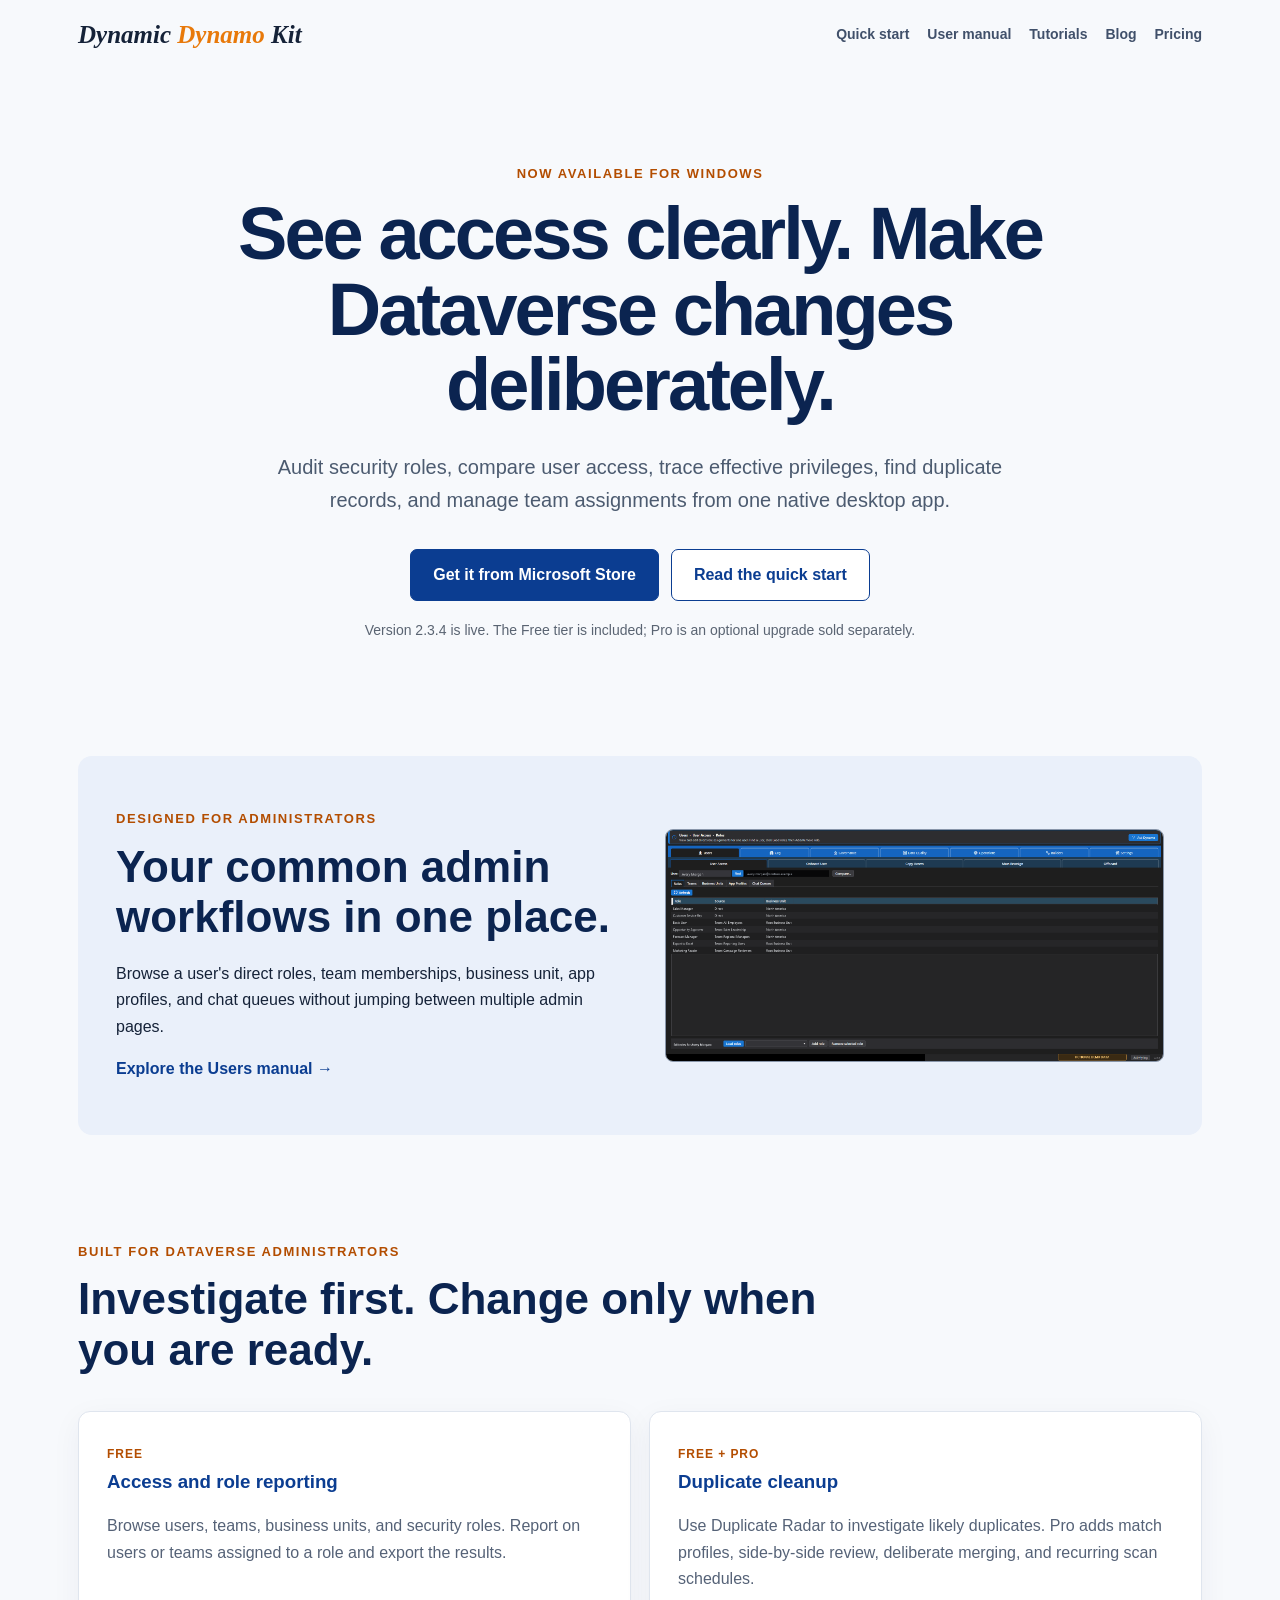
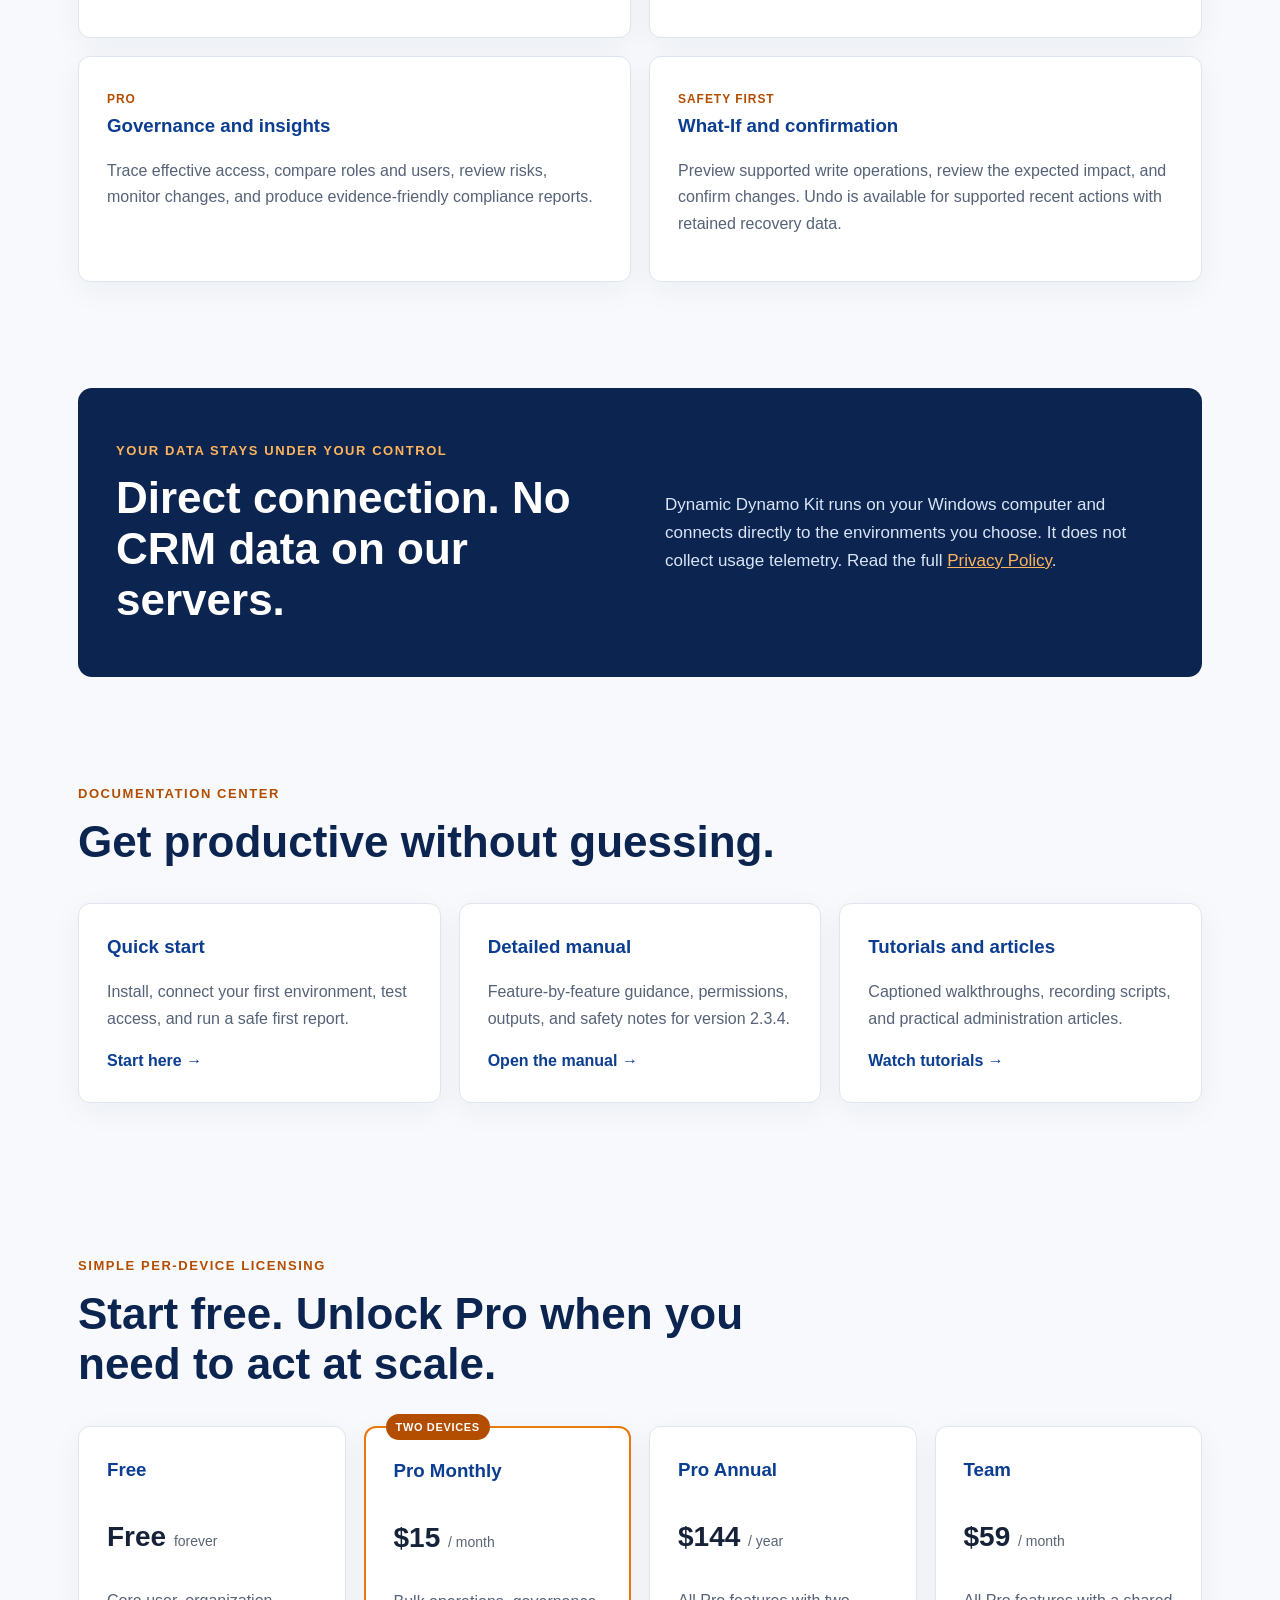
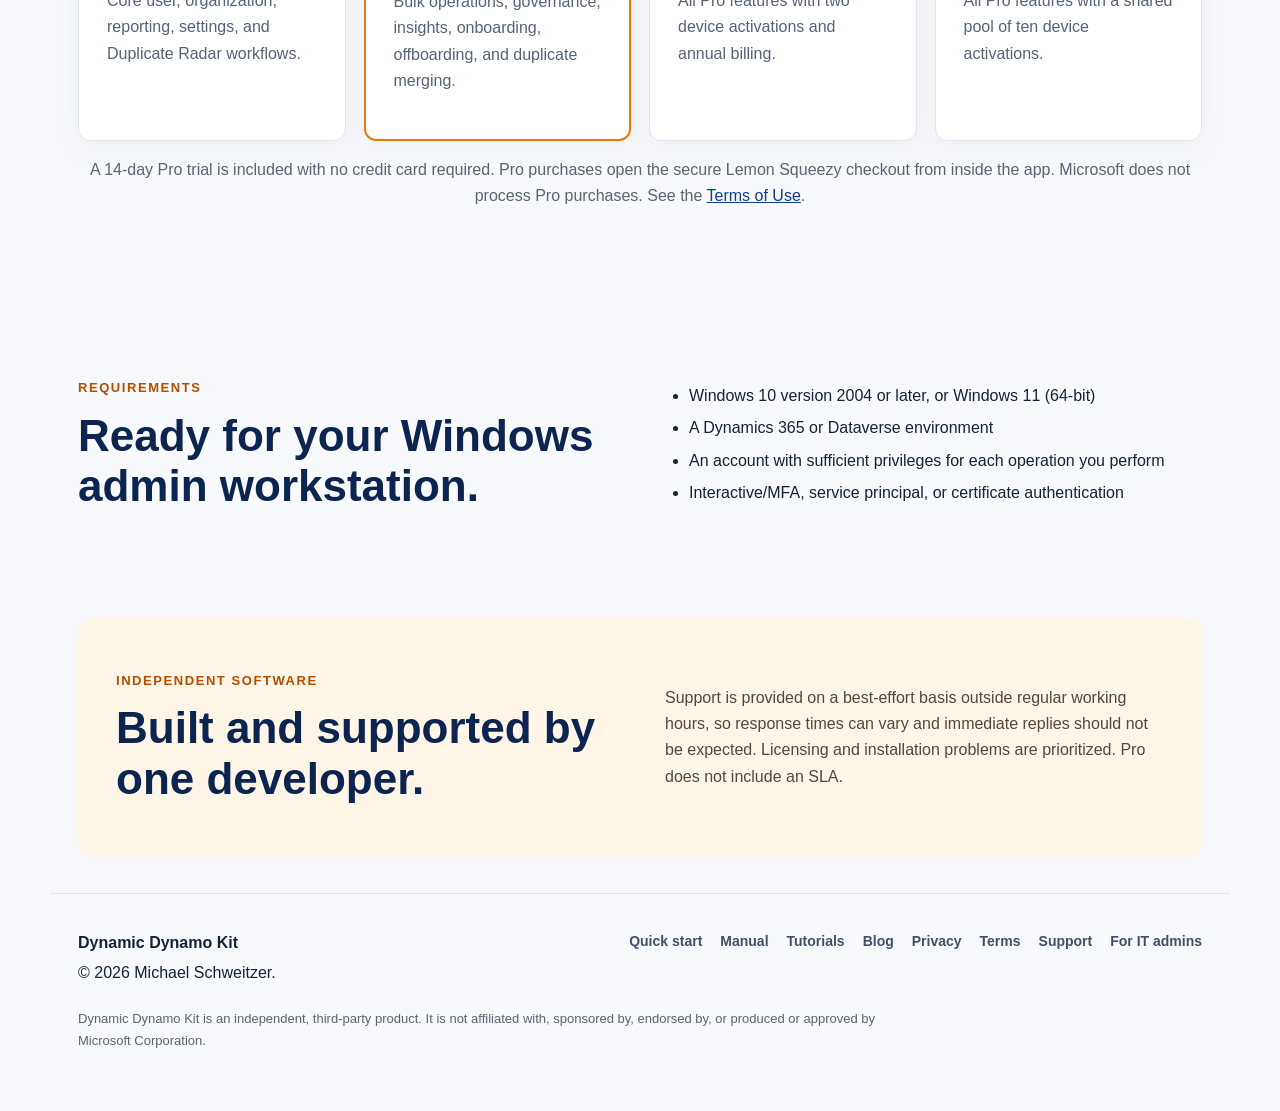
<file: index.html>
<!DOCTYPE html>
<html lang="en">
<head>
<meta charset="UTF-8">
<meta name="viewport" content="width=device-width, initial-scale=1.0">
<meta name="description" content="Dynamic Dynamo Kit is a Windows toolkit for Dynamics 365 and Dataverse administrators. Install free from Microsoft Store.">
<title>Dynamic Dynamo Kit - Dynamics 365 and Dataverse Admin Toolkit</title>
<link rel="stylesheet" href="style.css">
</head>
<body class="landing">
<a class="skip-link" href="#main-content">Skip to main content</a>
<header class="site-header">
  <a class="brand" href="index.html">Dynamic <span class="accent">Dynamo</span> Kit</a>
  <nav aria-label="Main navigation">
    <a href="quick-start.html">Quick start</a>
    <a href="user-manual.html">User manual</a>
    <a href="tutorials.html">Tutorials</a>
    <a href="blog.html">Blog</a>
    <a href="#pricing">Pricing</a>
  </nav>
</header>

<main id="main-content">
  <section class="hero">
    <p class="eyebrow">Now available for Windows</p>
    <h1>See access clearly. Make Dataverse changes deliberately.</h1>
    <p class="hero-copy">Audit security roles, compare user access, trace effective privileges,
      find duplicate records, and manage team assignments from one native desktop app.</p>
    <div class="hero-actions">
      <a class="button primary" href="https://apps.microsoft.com/detail/9PPPSZWZ87WM">Get it from Microsoft Store</a>
      <a class="button secondary" href="quick-start.html">Read the quick start</a>
    </div>
    <p class="availability">Version 2.3.4 is live. The Free tier is included; Pro is an optional upgrade sold separately.</p>
  </section>

  <section class="screenshot-feature" aria-labelledby="screenshot-title">
    <div>
      <p class="eyebrow">Designed for administrators</p>
      <h2 id="screenshot-title">Your common admin workflows in one place.</h2>
      <p>Browse a user's direct roles, team memberships, business unit, app profiles, and chat
        queues without jumping between multiple admin pages.</p>
      <a class="text-link" href="user-manual.html#users">Explore the Users manual &rarr;</a>
    </div>
    <img src="assets/screenshots/01-roles.png" alt="Dynamic Dynamo Kit Users tab showing user role assignments">
  </section>

  <section id="features" class="section">
    <p class="eyebrow">Built for Dataverse administrators</p>
    <h2>Investigate first. Change only when you are ready.</h2>
    <div class="card-grid">
      <article class="card">
        <span class="card-kicker">Free</span>
        <h3>Access and role reporting</h3>
        <p>Browse users, teams, business units, and security roles. Report on users or teams
          assigned to a role and export the results.</p>
      </article>
      <article class="card">
        <span class="card-kicker">Free + Pro</span>
        <h3>Duplicate cleanup</h3>
        <p>Use Duplicate Radar to investigate likely duplicates. Pro adds match profiles,
          side-by-side review, deliberate merging, and recurring scan schedules.</p>
      </article>
      <article class="card">
        <span class="card-kicker">Pro</span>
        <h3>Governance and insights</h3>
        <p>Trace effective access, compare roles and users, review risks, monitor changes, and
          produce evidence-friendly compliance reports.</p>
      </article>
      <article class="card">
        <span class="card-kicker">Safety first</span>
        <h3>What-If and confirmation</h3>
        <p>Preview supported write operations, review the expected impact, and confirm changes.
          Undo is available for supported recent actions with retained recovery data.</p>
      </article>
    </div>
  </section>

  <section class="privacy-band">
    <div>
      <p class="eyebrow">Your data stays under your control</p>
      <h2>Direct connection. No CRM data on our servers.</h2>
    </div>
    <p>Dynamic Dynamo Kit runs on your Windows computer and connects directly to the environments
      you choose. It does not collect usage telemetry. Read the full
      <a href="privacy-policy.html">Privacy Policy</a>.</p>
  </section>

  <section class="section">
    <p class="eyebrow">Documentation center</p>
    <h2>Get productive without guessing.</h2>
    <div class="card-grid three">
      <article class="card">
        <h3>Quick start</h3>
        <p>Install, connect your first environment, test access, and run a safe first report.</p>
        <a class="text-link" href="quick-start.html">Start here &rarr;</a>
      </article>
      <article class="card">
        <h3>Detailed manual</h3>
        <p>Feature-by-feature guidance, permissions, outputs, and safety notes for version 2.3.4.</p>
        <a class="text-link" href="user-manual.html">Open the manual &rarr;</a>
      </article>
      <article class="card">
        <h3>Tutorials and articles</h3>
        <p>Captioned walkthroughs, recording scripts, and practical administration articles.</p>
        <a class="text-link" href="tutorials.html">Watch tutorials &rarr;</a>
      </article>
    </div>
  </section>

  <section id="pricing" class="section">
    <p class="eyebrow">Simple per-device licensing</p>
    <h2>Start free. Unlock Pro when you need to act at scale.</h2>
    <div class="pricing-grid">
      <article class="price-card">
        <h3>Free</h3>
        <p class="price">Free <span>forever</span></p>
        <p>Core user, organization, reporting, settings, and Duplicate Radar workflows.</p>
      </article>
      <article class="price-card featured">
        <h3>Pro Monthly</h3>
        <p class="badge">Two devices</p>
        <p class="price">$15 <span>/ month</span></p>
        <p>Bulk operations, governance, insights, onboarding, offboarding, and duplicate merging.</p>
      </article>
      <article class="price-card">
        <h3>Pro Annual</h3>
        <p class="price">$144 <span>/ year</span></p>
        <p>All Pro features with two device activations and annual billing.</p>
      </article>
      <article class="price-card">
        <h3>Team</h3>
        <p class="price">$59 <span>/ month</span></p>
        <p>All Pro features with a shared pool of ten device activations.</p>
      </article>
    </div>
    <p class="trial-note">A 14-day Pro trial is included with no credit card required. Pro purchases
      open the secure Lemon Squeezy checkout from inside the app. Microsoft does not process Pro
      purchases. See the <a href="terms-of-use.html">Terms of Use</a>.</p>
  </section>

  <section id="requirements" class="section requirements">
    <div>
      <p class="eyebrow">Requirements</p>
      <h2>Ready for your Windows admin workstation.</h2>
    </div>
    <ul>
      <li>Windows 10 version 2004 or later, or Windows 11 (64-bit)</li>
      <li>A Dynamics 365 or Dataverse environment</li>
      <li>An account with sufficient privileges for each operation you perform</li>
      <li>Interactive/MFA, service principal, or certificate authentication</li>
    </ul>
  </section>

  <section class="support-band">
    <div>
      <p class="eyebrow">Independent software</p>
      <h2>Built and supported by one developer.</h2>
    </div>
    <p>Support is provided on a best-effort basis outside regular working hours, so response times
      can vary and immediate replies should not be expected. Licensing and installation problems
      are prioritized. Pro does not include an SLA.</p>
  </section>
</main>

<footer class="site-footer">
  <div><strong>Dynamic Dynamo Kit</strong><p>&copy; 2026 Michael Schweitzer.</p></div>
  <nav aria-label="Documentation, legal and support">
    <a href="quick-start.html">Quick start</a><a href="user-manual.html">Manual</a>
    <a href="tutorials.html">Tutorials</a><a href="blog.html">Blog</a>
    <a href="privacy-policy.html">Privacy</a><a href="terms-of-use.html">Terms</a>
    <a href="support.html">Support</a><a href="it-admins.html">For IT admins</a>
  </nav>
  <p class="disclaimer">Dynamic Dynamo Kit is an independent, third-party product. It is not
    affiliated with, sponsored by, endorsed by, or produced or approved by Microsoft Corporation.</p>
</footer>
</body>
</html>
</file>
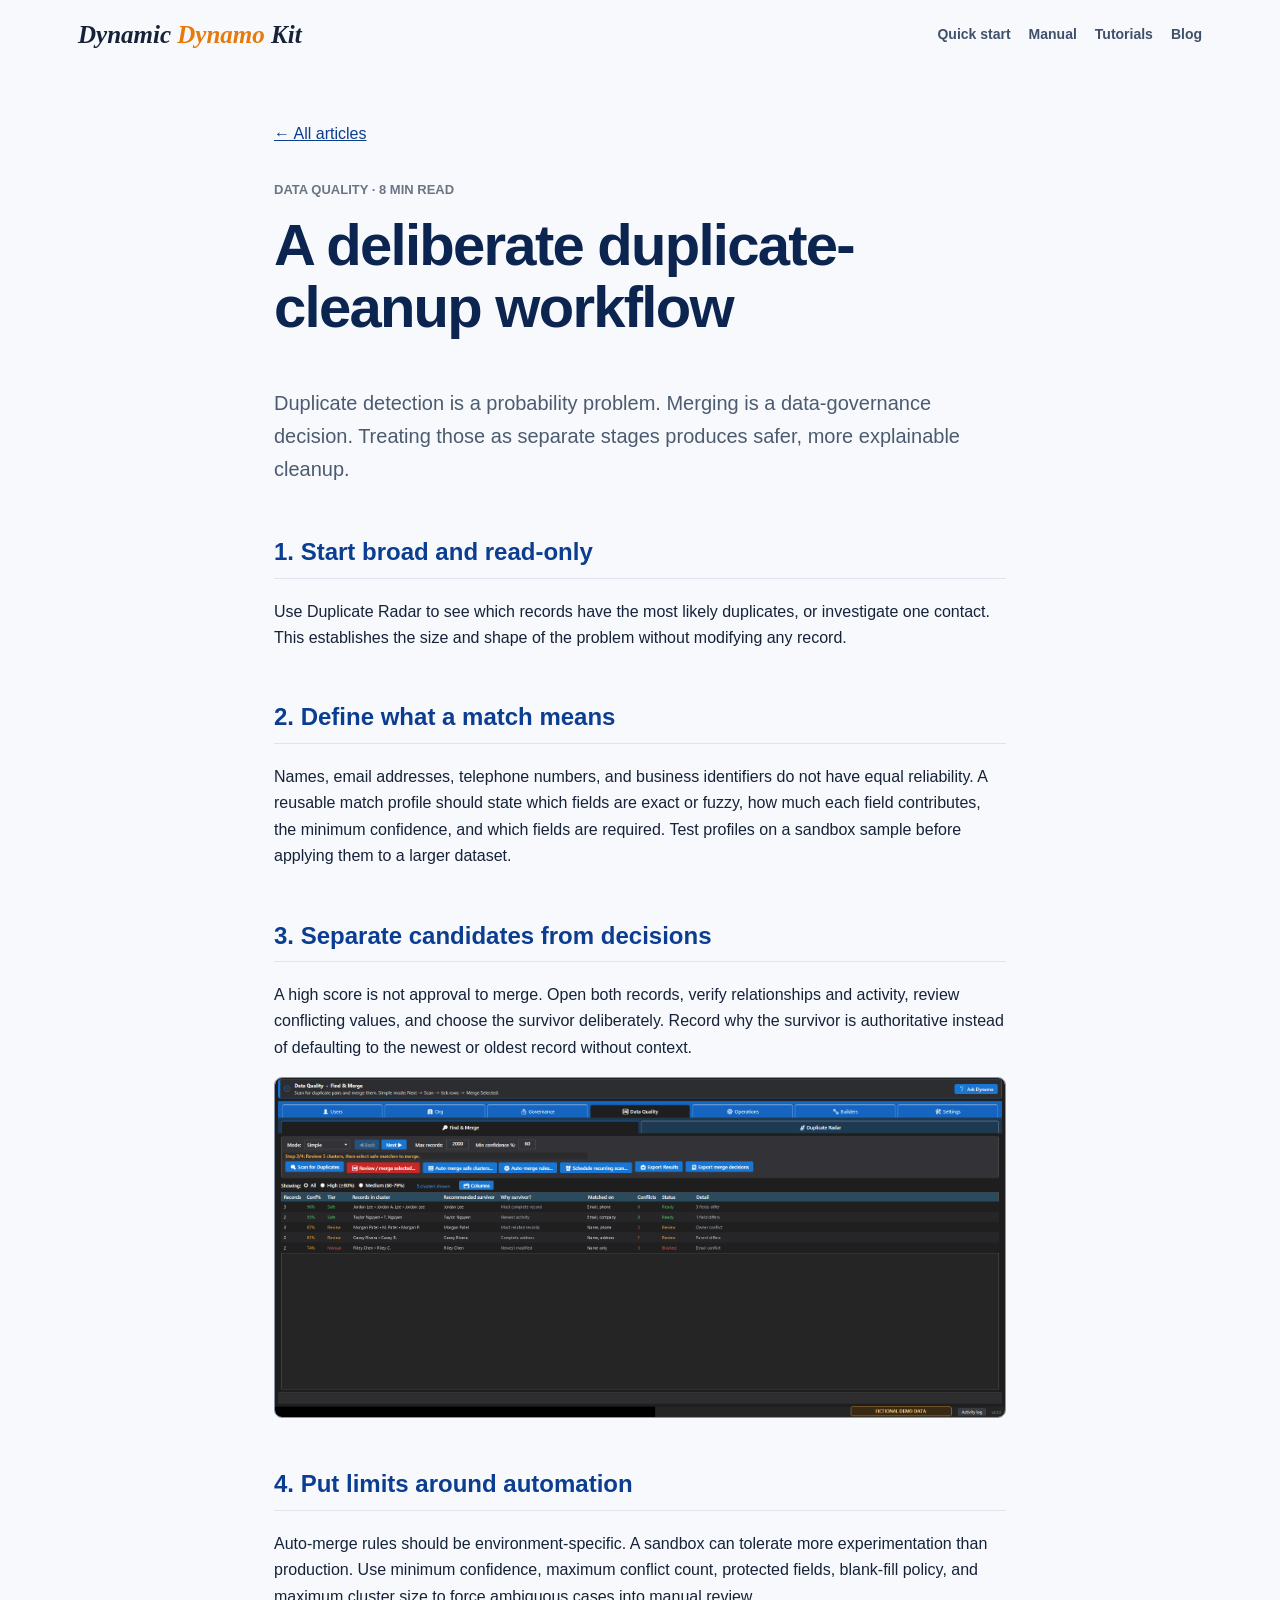
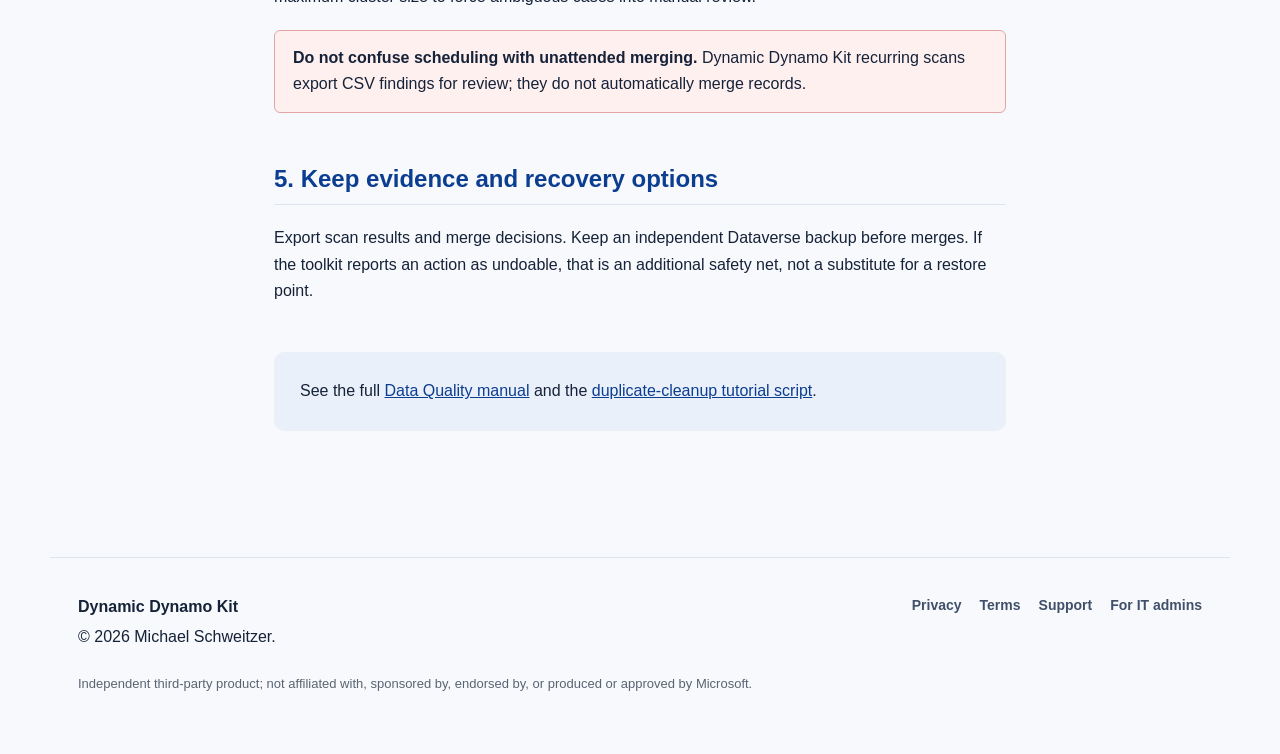
<file: blog-duplicate-cleanup.html>
<!DOCTYPE html>
<html lang="en"><head><meta charset="UTF-8"><meta name="viewport" content="width=device-width, initial-scale=1.0">
<meta name="description" content="A deliberate workflow for detecting, reviewing, and merging duplicate Dataverse records.">
<title>A Deliberate Duplicate-Cleanup Workflow - Dynamic Dynamo Kit</title><link rel="stylesheet" href="style.css"></head>
<body class="docs-page"><a class="skip-link" href="#main-content">Skip to main content</a><header class="site-header"><a class="brand" href="index.html">Dynamic <span class="accent">Dynamo</span> Kit</a>
<nav aria-label="Main navigation"><a href="quick-start.html">Quick start</a><a href="user-manual.html">Manual</a><a href="tutorials.html">Tutorials</a><a href="blog.html">Blog</a></nav></header>
<main id="main-content"><article class="article">
  <nav class="article-nav"><a href="blog.html">&larr; All articles</a></nav>
  <p class="article-meta">DATA QUALITY &middot; 8 MIN READ</p>
  <h1>A deliberate duplicate-cleanup workflow</h1>
  <p class="lead">Duplicate detection is a probability problem. Merging is a data-governance
    decision. Treating those as separate stages produces safer, more explainable cleanup.</p>
  <h2>1. Start broad and read-only</h2>
  <p>Use Duplicate Radar to see which records have the most likely duplicates, or investigate one
    contact. This establishes the size and shape of the problem without modifying any record.</p>
  <h2>2. Define what a match means</h2>
  <p>Names, email addresses, telephone numbers, and business identifiers do not have equal
    reliability. A reusable match profile should state which fields are exact or fuzzy, how much
    each field contributes, the minimum confidence, and which fields are required. Test profiles
    on a sandbox sample before applying them to a larger dataset.</p>
  <h2>3. Separate candidates from decisions</h2>
  <p>A high score is not approval to merge. Open both records, verify relationships and activity,
    review conflicting values, and choose the survivor deliberately. Record why the survivor is
    authoritative instead of defaulting to the newest or oldest record without context.</p>
  <img class="doc-image" src="assets/screenshots/03-find-merge.png" alt="Find and Merge candidate review screen">
  <h2>4. Put limits around automation</h2>
  <p>Auto-merge rules should be environment-specific. A sandbox can tolerate more experimentation
    than production. Use minimum confidence, maximum conflict count, protected fields, blank-fill
    policy, and maximum cluster size to force ambiguous cases into manual review.</p>
  <div class="warning"><strong>Do not confuse scheduling with unattended merging.</strong> Dynamic
    Dynamo Kit recurring scans export CSV findings for review; they do not automatically merge records.</div>
  <h2>5. Keep evidence and recovery options</h2>
  <p>Export scan results and merge decisions. Keep an independent Dataverse backup before merges.
    If the toolkit reports an action as undoable, that is an additional safety net, not a substitute
    for a restore point.</p>
  <div class="article-cta">See the full <a href="user-manual.html#data-quality">Data Quality manual</a>
    and the <a href="tutorials.html#duplicates">duplicate-cleanup tutorial script</a>.</div>
</article></main><footer class="site-footer">
  <div><strong>Dynamic Dynamo Kit</strong><p>&copy; 2026 Michael Schweitzer.</p></div>
  <nav aria-label="Legal and support"><a href="privacy-policy.html">Privacy</a><a href="terms-of-use.html">Terms</a><a href="support.html">Support</a><a href="it-admins.html">For IT admins</a></nav>
  <p class="disclaimer">Independent third-party product; not affiliated with, sponsored by, endorsed by, or produced or approved by Microsoft.</p>
</footer></body></html>
</file>
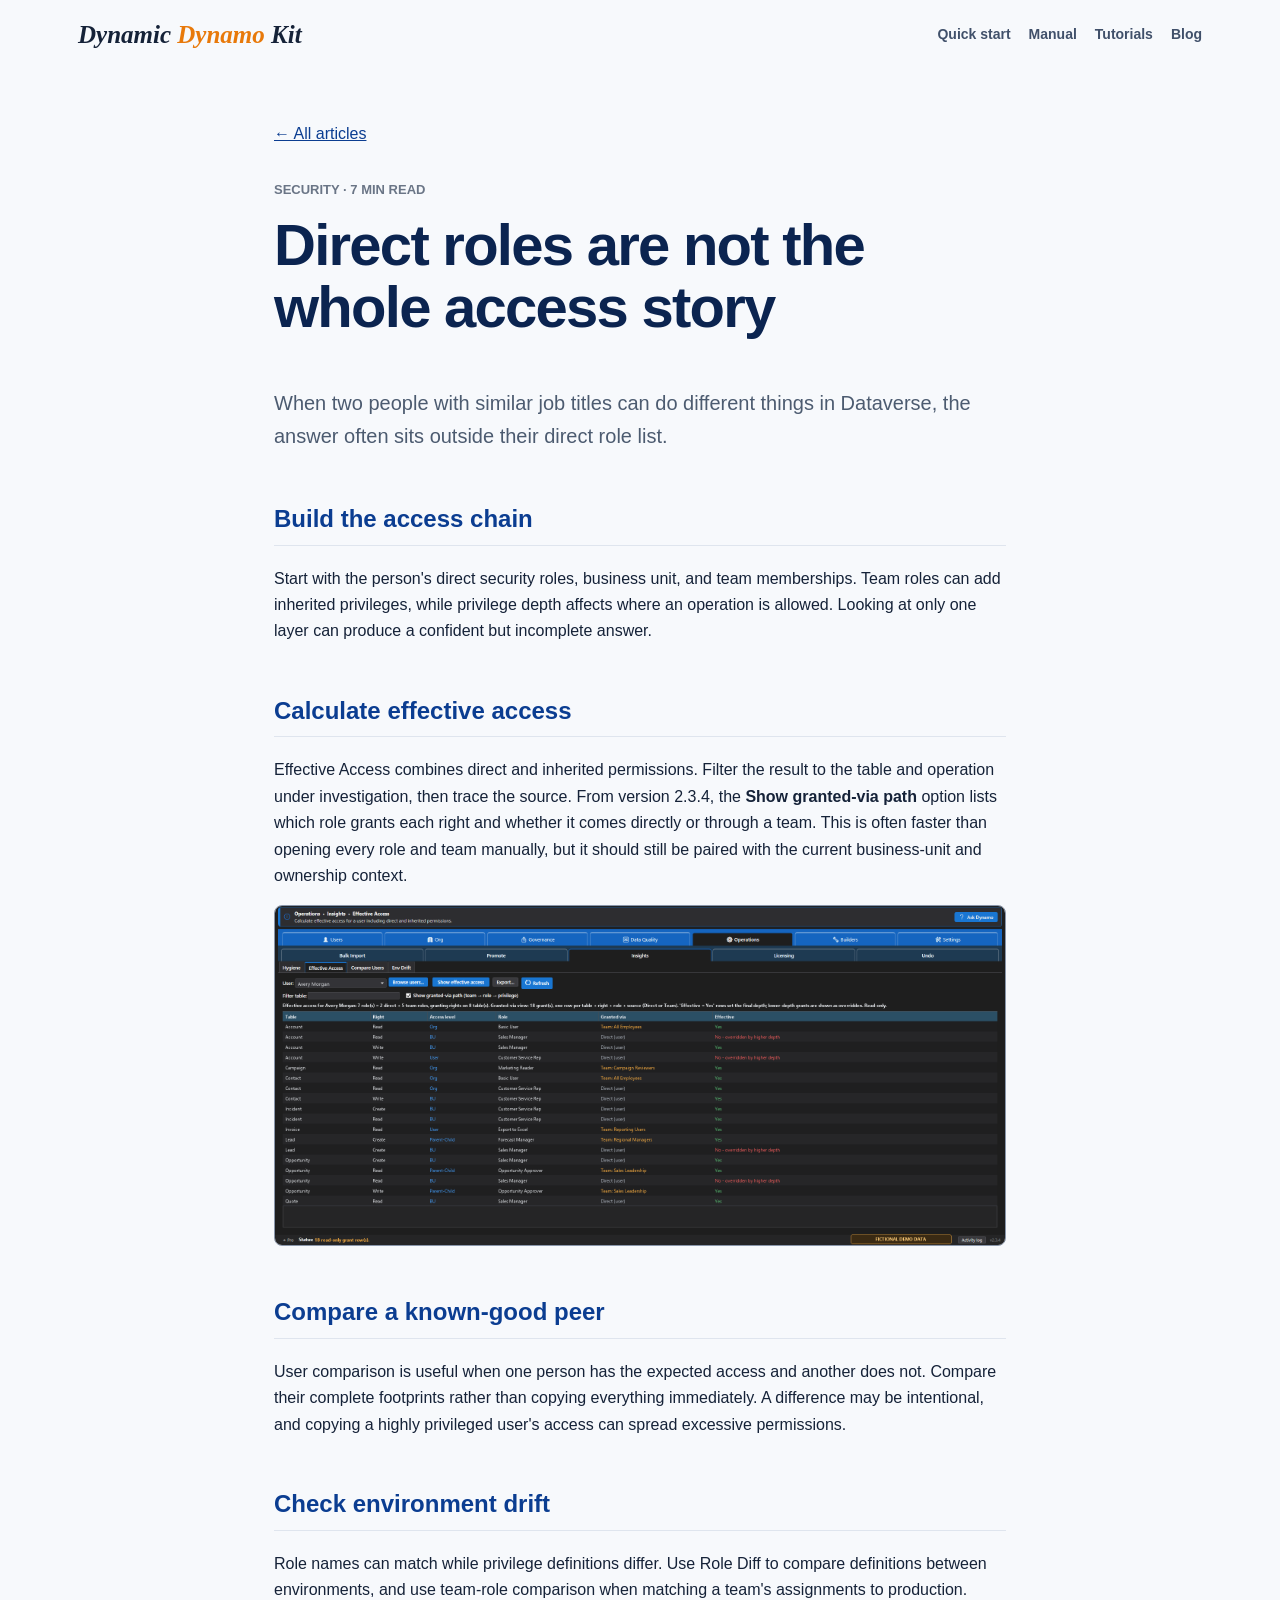
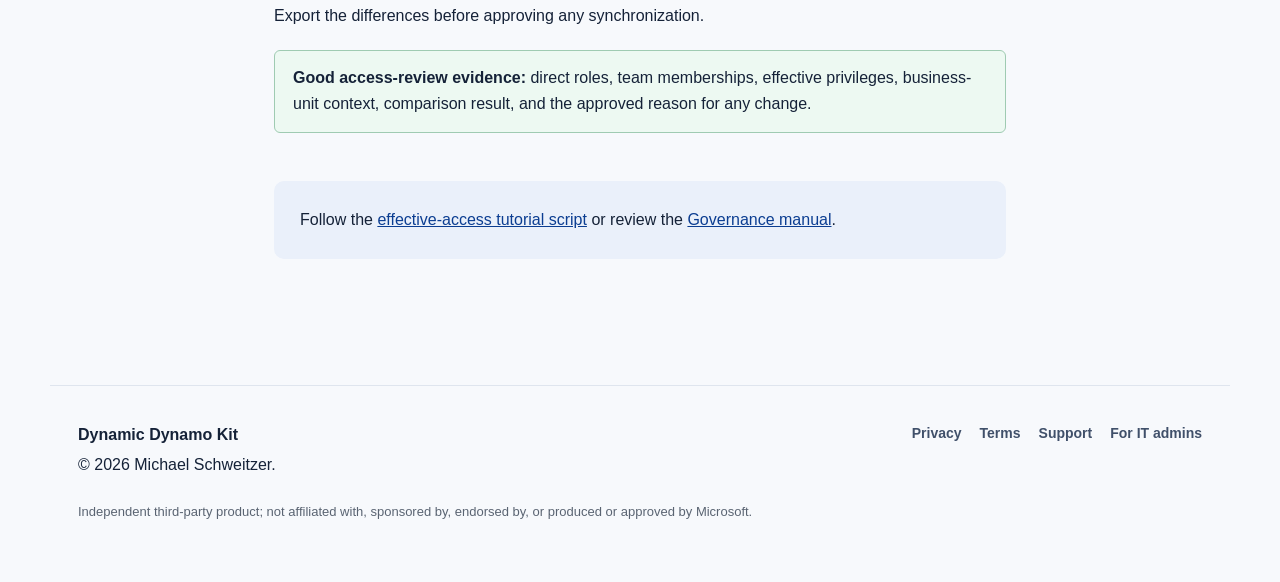
<file: blog-effective-access.html>
<!DOCTYPE html>
<html lang="en"><head><meta charset="UTF-8"><meta name="viewport" content="width=device-width, initial-scale=1.0">
<meta name="description" content="Understand direct roles, team inheritance, effective access, user comparison, and role drift in Dataverse.">
<title>Direct Roles Are Not the Whole Access Story - Dynamic Dynamo Kit</title><link rel="stylesheet" href="style.css"></head>
<body class="docs-page"><a class="skip-link" href="#main-content">Skip to main content</a><header class="site-header"><a class="brand" href="index.html">Dynamic <span class="accent">Dynamo</span> Kit</a>
<nav aria-label="Main navigation"><a href="quick-start.html">Quick start</a><a href="user-manual.html">Manual</a><a href="tutorials.html">Tutorials</a><a href="blog.html">Blog</a></nav></header>
<main id="main-content"><article class="article">
  <nav class="article-nav"><a href="blog.html">&larr; All articles</a></nav>
  <p class="article-meta">SECURITY &middot; 7 MIN READ</p>
  <h1>Direct roles are not the whole access story</h1>
  <p class="lead">When two people with similar job titles can do different things in Dataverse, the
    answer often sits outside their direct role list.</p>
  <h2>Build the access chain</h2>
  <p>Start with the person's direct security roles, business unit, and team memberships. Team roles
    can add inherited privileges, while privilege depth affects where an operation is allowed.
    Looking at only one layer can produce a confident but incomplete answer.</p>
  <h2>Calculate effective access</h2>
  <p>Effective Access combines direct and inherited permissions. Filter the result to the table and
    operation under investigation, then trace the source. From version 2.3.4, the <strong>Show granted-via path</strong> option lists which role grants each right and whether it comes directly or through a team. This is often faster than opening every
    role and team manually, but it should still be paired with the current business-unit and
    ownership context.</p>
  <img class="doc-image" src="assets/screenshots/04-effective-access.png" alt="Effective Access granted-via path view showing role, team source and effective flag">
  <h2>Compare a known-good peer</h2>
  <p>User comparison is useful when one person has the expected access and another does not.
    Compare their complete footprints rather than copying everything immediately. A difference may
    be intentional, and copying a highly privileged user's access can spread excessive permissions.</p>
  <h2>Check environment drift</h2>
  <p>Role names can match while privilege definitions differ. Use Role Diff to compare definitions
    between environments, and use team-role comparison when matching a team's assignments to
    production. Export the differences before approving any synchronization.</p>
  <div class="tip"><strong>Good access-review evidence:</strong> direct roles, team memberships,
    effective privileges, business-unit context, comparison result, and the approved reason for any change.</div>
  <div class="article-cta">Follow the <a href="tutorials.html#access">effective-access tutorial script</a>
    or review the <a href="user-manual.html#governance">Governance manual</a>.</div>
</article></main><footer class="site-footer">
  <div><strong>Dynamic Dynamo Kit</strong><p>&copy; 2026 Michael Schweitzer.</p></div>
  <nav aria-label="Legal and support"><a href="privacy-policy.html">Privacy</a><a href="terms-of-use.html">Terms</a><a href="support.html">Support</a><a href="it-admins.html">For IT admins</a></nav>
  <p class="disclaimer">Independent third-party product; not affiliated with, sponsored by, endorsed by, or produced or approved by Microsoft.</p>
</footer></body></html>
</file>
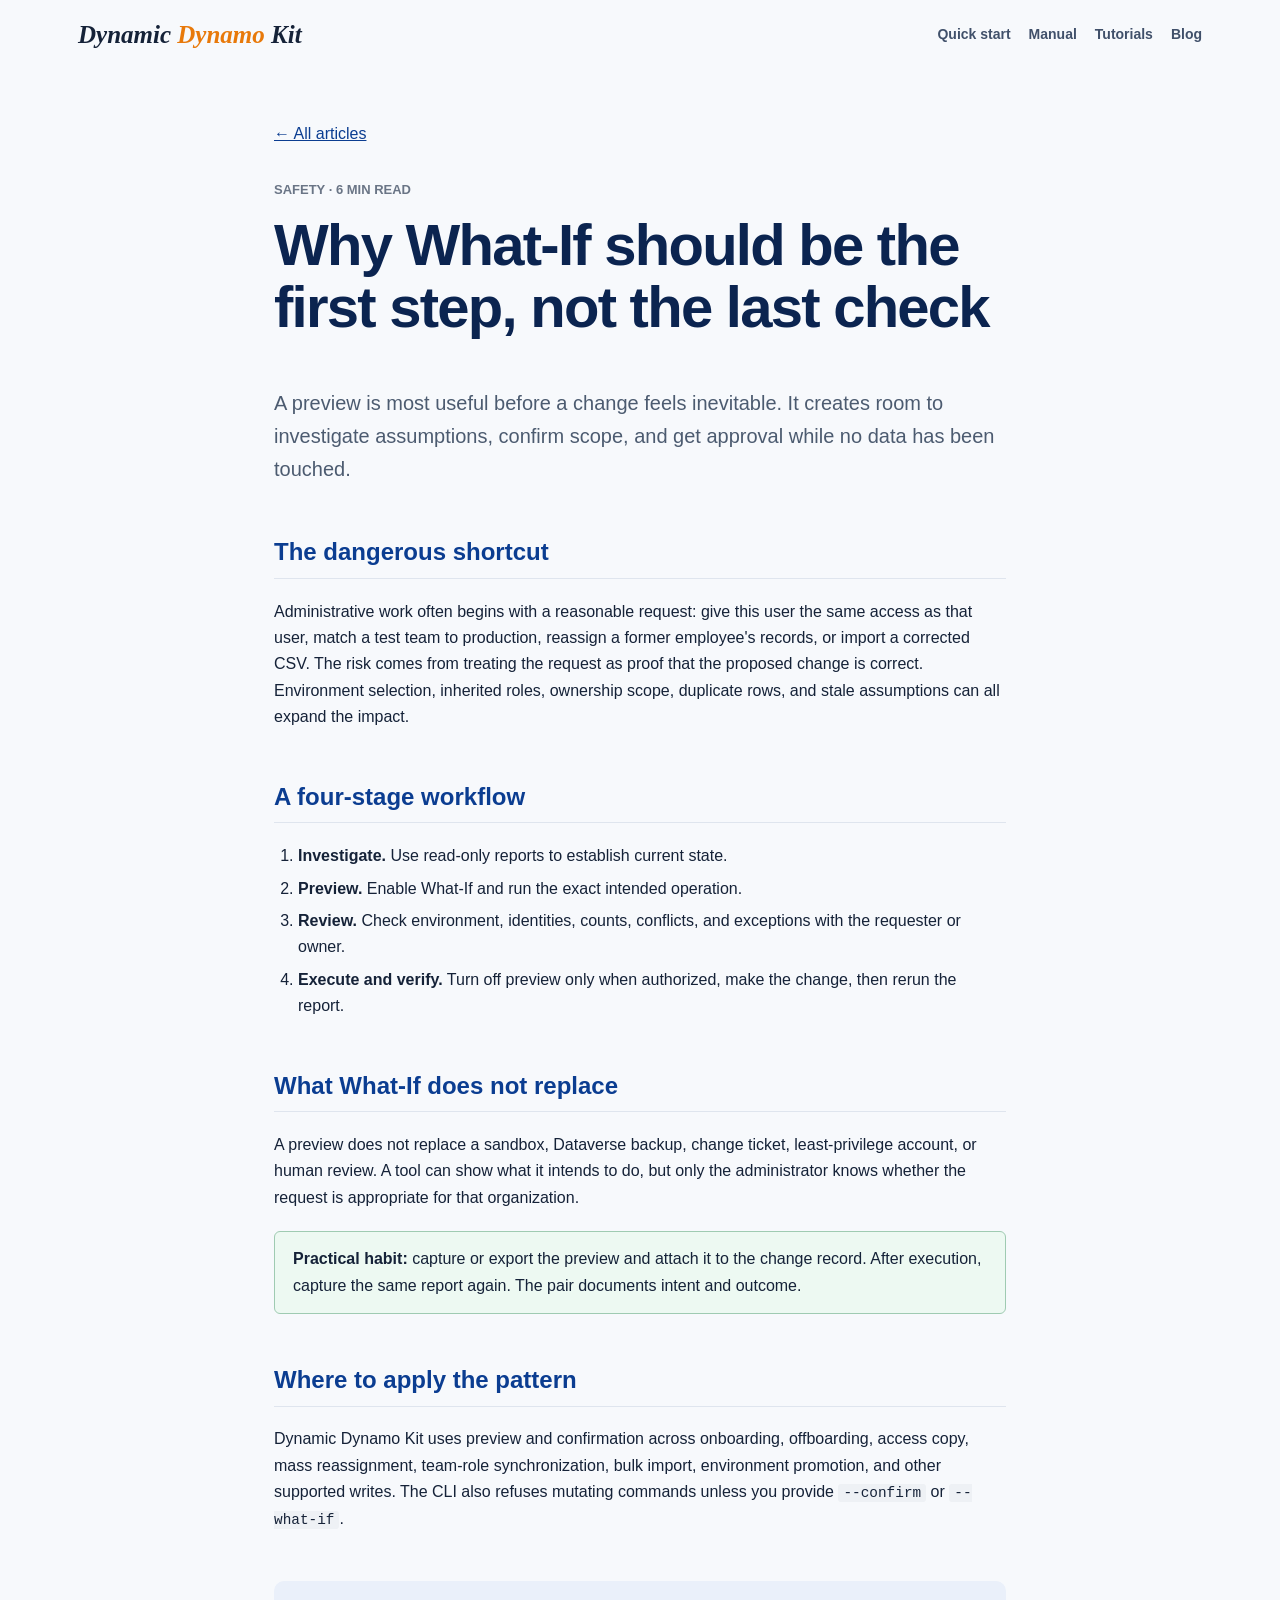
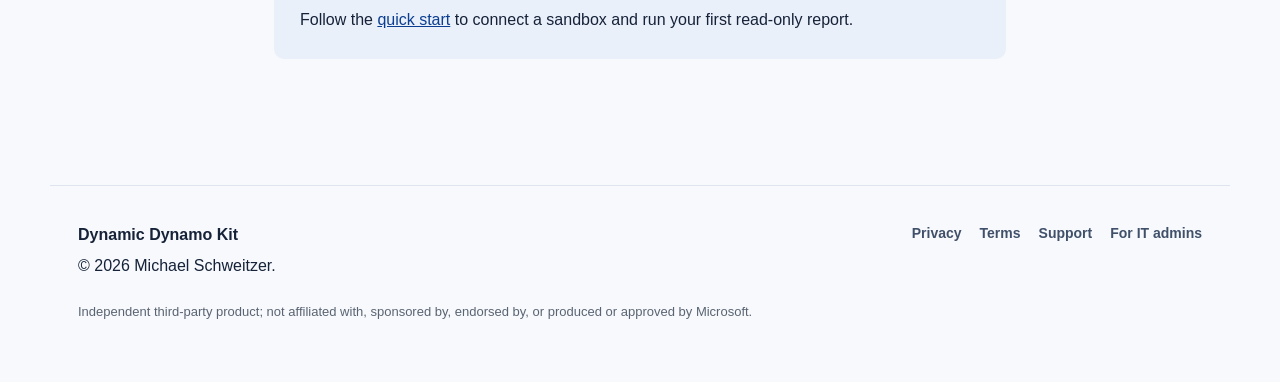
<file: blog-what-if.html>
<!DOCTYPE html>
<html lang="en"><head><meta charset="UTF-8"><meta name="viewport" content="width=device-width, initial-scale=1.0">
<meta name="description" content="A safer What-If-first workflow for Dynamics 365 and Dataverse administration.">
<title>Why What-If Should Be First - Dynamic Dynamo Kit</title><link rel="stylesheet" href="style.css"></head>
<body class="docs-page"><a class="skip-link" href="#main-content">Skip to main content</a><header class="site-header"><a class="brand" href="index.html">Dynamic <span class="accent">Dynamo</span> Kit</a>
<nav aria-label="Main navigation"><a href="quick-start.html">Quick start</a><a href="user-manual.html">Manual</a><a href="tutorials.html">Tutorials</a><a href="blog.html">Blog</a></nav></header>
<main id="main-content"><article class="article">
  <nav class="article-nav"><a href="blog.html">&larr; All articles</a></nav>
  <p class="article-meta">SAFETY &middot; 6 MIN READ</p>
  <h1>Why What-If should be the first step, not the last check</h1>
  <p class="lead">A preview is most useful before a change feels inevitable. It creates room to
    investigate assumptions, confirm scope, and get approval while no data has been touched.</p>
  <h2>The dangerous shortcut</h2>
  <p>Administrative work often begins with a reasonable request: give this user the same access as
    that user, match a test team to production, reassign a former employee's records, or import a
    corrected CSV. The risk comes from treating the request as proof that the proposed change is
    correct. Environment selection, inherited roles, ownership scope, duplicate rows, and stale
    assumptions can all expand the impact.</p>
  <h2>A four-stage workflow</h2>
  <ol><li><strong>Investigate.</strong> Use read-only reports to establish current state.</li>
    <li><strong>Preview.</strong> Enable What-If and run the exact intended operation.</li>
    <li><strong>Review.</strong> Check environment, identities, counts, conflicts, and exceptions with the requester or owner.</li>
    <li><strong>Execute and verify.</strong> Turn off preview only when authorized, make the change, then rerun the report.</li></ol>
  <h2>What What-If does not replace</h2>
  <p>A preview does not replace a sandbox, Dataverse backup, change ticket, least-privilege account,
    or human review. A tool can show what it intends to do, but only the administrator knows whether
    the request is appropriate for that organization.</p>
  <div class="tip"><strong>Practical habit:</strong> capture or export the preview and attach it to
    the change record. After execution, capture the same report again. The pair documents intent and outcome.</div>
  <h2>Where to apply the pattern</h2>
  <p>Dynamic Dynamo Kit uses preview and confirmation across onboarding, offboarding, access copy,
    mass reassignment, team-role synchronization, bulk import, environment promotion, and other
    supported writes. The CLI also refuses mutating commands unless you provide
    <code>--confirm</code> or <code>--what-if</code>.</p>
  <div class="article-cta">Follow the <a href="quick-start.html">quick start</a> to connect a sandbox
    and run your first read-only report.</div>
</article></main><footer class="site-footer">
  <div><strong>Dynamic Dynamo Kit</strong><p>&copy; 2026 Michael Schweitzer.</p></div>
  <nav aria-label="Legal and support"><a href="privacy-policy.html">Privacy</a><a href="terms-of-use.html">Terms</a><a href="support.html">Support</a><a href="it-admins.html">For IT admins</a></nav>
  <p class="disclaimer">Independent third-party product; not affiliated with, sponsored by, endorsed by, or produced or approved by Microsoft.</p>
</footer></body></html>
</file>
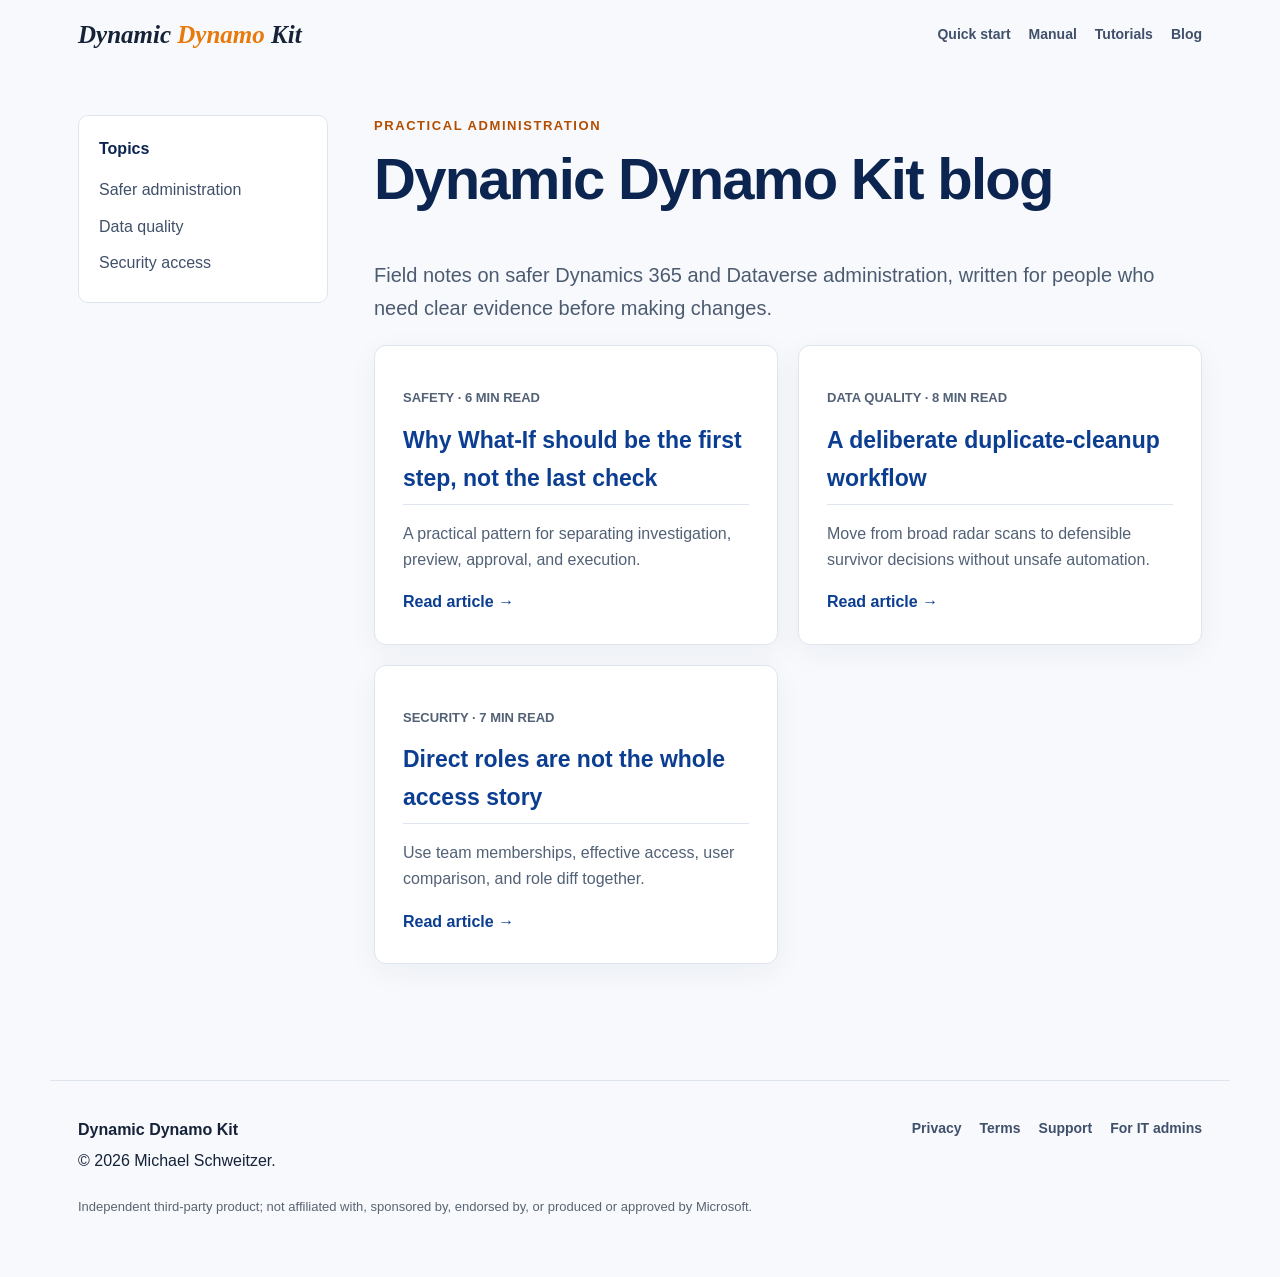
<file: blog.html>
<!DOCTYPE html>
<html lang="en">
<head>
<meta charset="UTF-8"><meta name="viewport" content="width=device-width, initial-scale=1.0">
<meta name="description" content="Practical Dynamics 365 and Dataverse administration articles from the developer of Dynamic Dynamo Kit.">
<title>Blog - Dynamic Dynamo Kit</title><link rel="stylesheet" href="style.css">
</head>
<body class="docs-page">
<a class="skip-link" href="#main-content">Skip to main content</a>
<header class="site-header">
  <a class="brand" href="index.html">Dynamic <span class="accent">Dynamo</span> Kit</a>
  <nav aria-label="Main navigation"><a href="quick-start.html">Quick start</a><a href="user-manual.html">Manual</a><a href="tutorials.html">Tutorials</a><a href="blog.html">Blog</a></nav>
</header>
<main id="main-content" class="docs-shell">
  <nav class="docs-nav" aria-label="Blog topics"><strong>Topics</strong><a href="#safety">Safer administration</a><a href="#duplicates">Data quality</a><a href="#access">Security access</a></nav>
  <article class="docs-content">
    <p class="eyebrow">Practical administration</p><h1>Dynamic Dynamo Kit blog</h1>
    <p class="lead">Field notes on safer Dynamics 365 and Dataverse administration, written for
      people who need clear evidence before making changes.</p>
    <div class="article-list">
      <article id="safety" class="article-card"><p class="article-meta">SAFETY &middot; 6 MIN READ</p>
        <h2>Why What-If should be the first step, not the last check</h2>
        <p>A practical pattern for separating investigation, preview, approval, and execution.</p>
        <a class="text-link" href="blog-what-if.html">Read article &rarr;</a></article>
      <article id="duplicates" class="article-card"><p class="article-meta">DATA QUALITY &middot; 8 MIN READ</p>
        <h2>A deliberate duplicate-cleanup workflow</h2>
        <p>Move from broad radar scans to defensible survivor decisions without unsafe automation.</p>
        <a class="text-link" href="blog-duplicate-cleanup.html">Read article &rarr;</a></article>
      <article id="access" class="article-card"><p class="article-meta">SECURITY &middot; 7 MIN READ</p>
        <h2>Direct roles are not the whole access story</h2>
        <p>Use team memberships, effective access, user comparison, and role diff together.</p>
        <a class="text-link" href="blog-effective-access.html">Read article &rarr;</a></article>
    </div>
  </article>
</main>
<footer class="site-footer">
  <div><strong>Dynamic Dynamo Kit</strong><p>&copy; 2026 Michael Schweitzer.</p></div>
  <nav aria-label="Legal and support"><a href="privacy-policy.html">Privacy</a><a href="terms-of-use.html">Terms</a><a href="support.html">Support</a><a href="it-admins.html">For IT admins</a></nav>
  <p class="disclaimer">Independent third-party product; not affiliated with, sponsored by, endorsed by, or produced or approved by Microsoft.</p>
</footer>
</body>
</html>
</file>
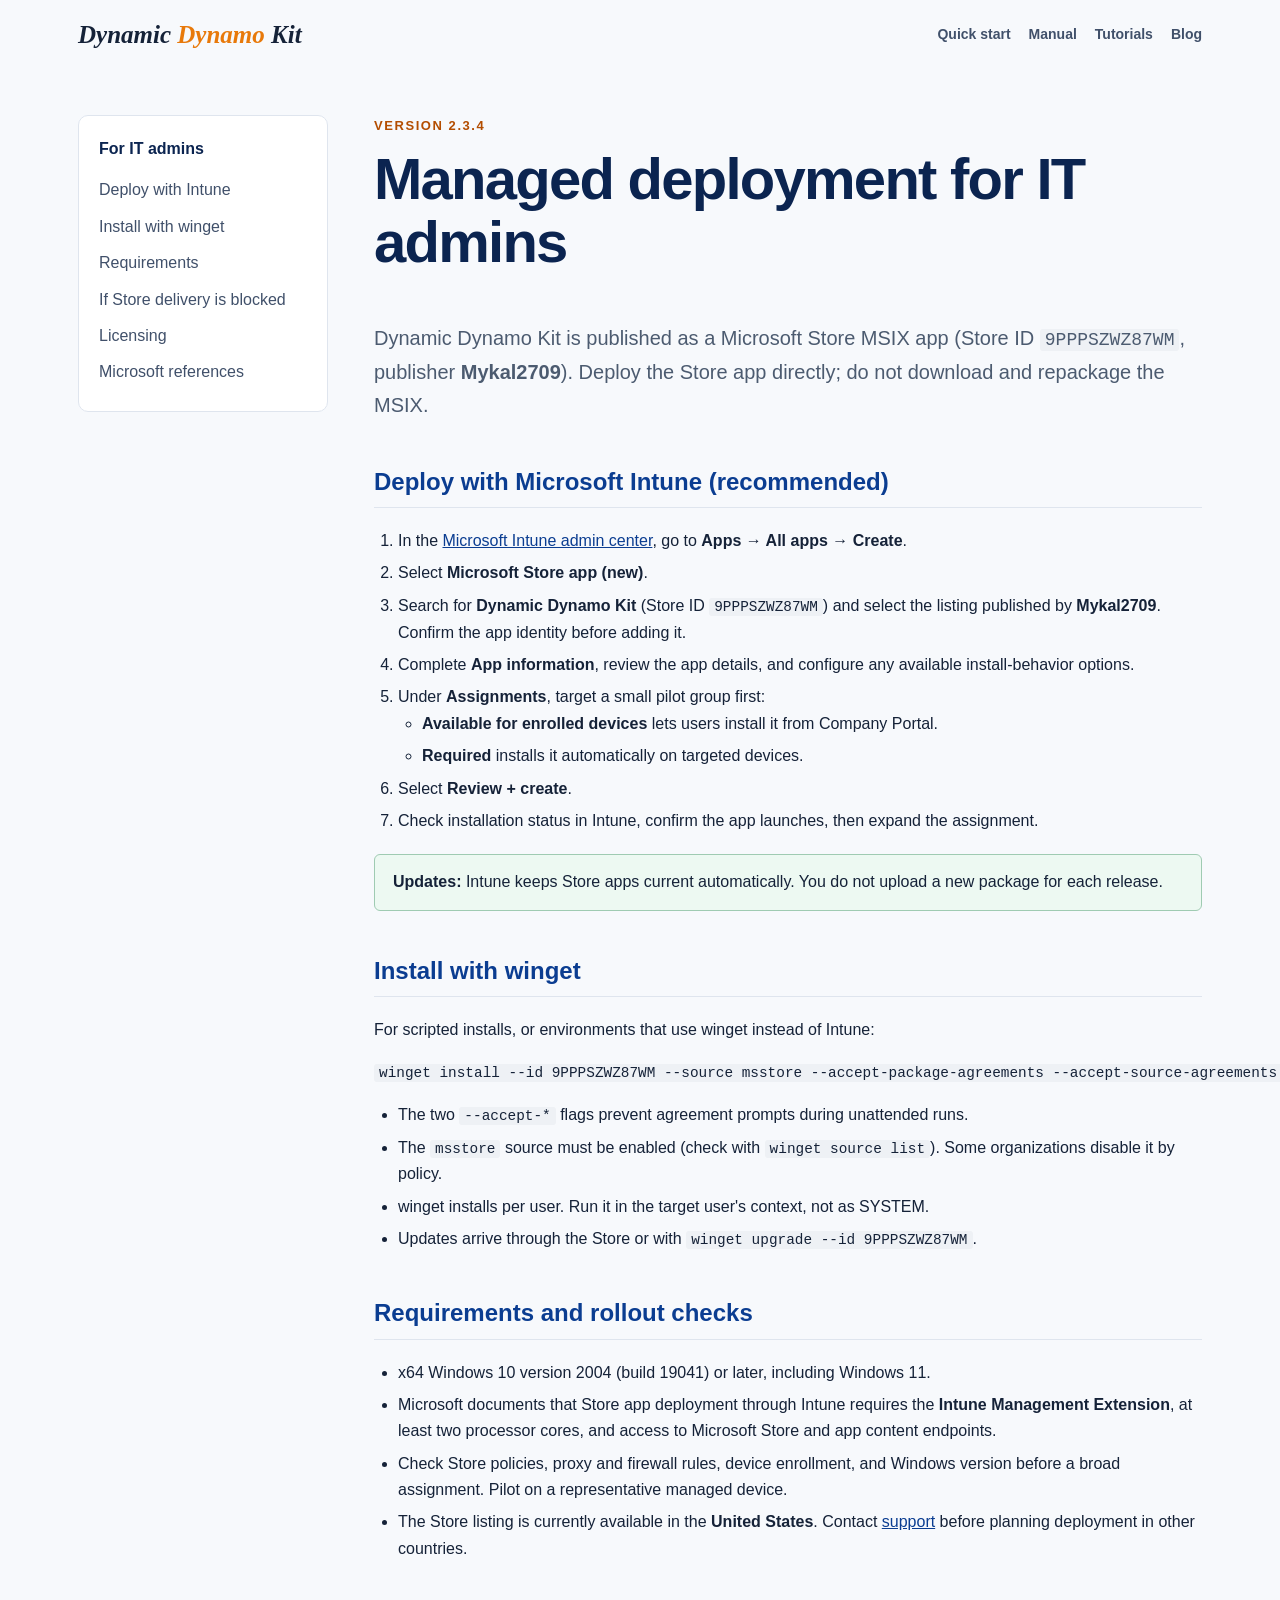
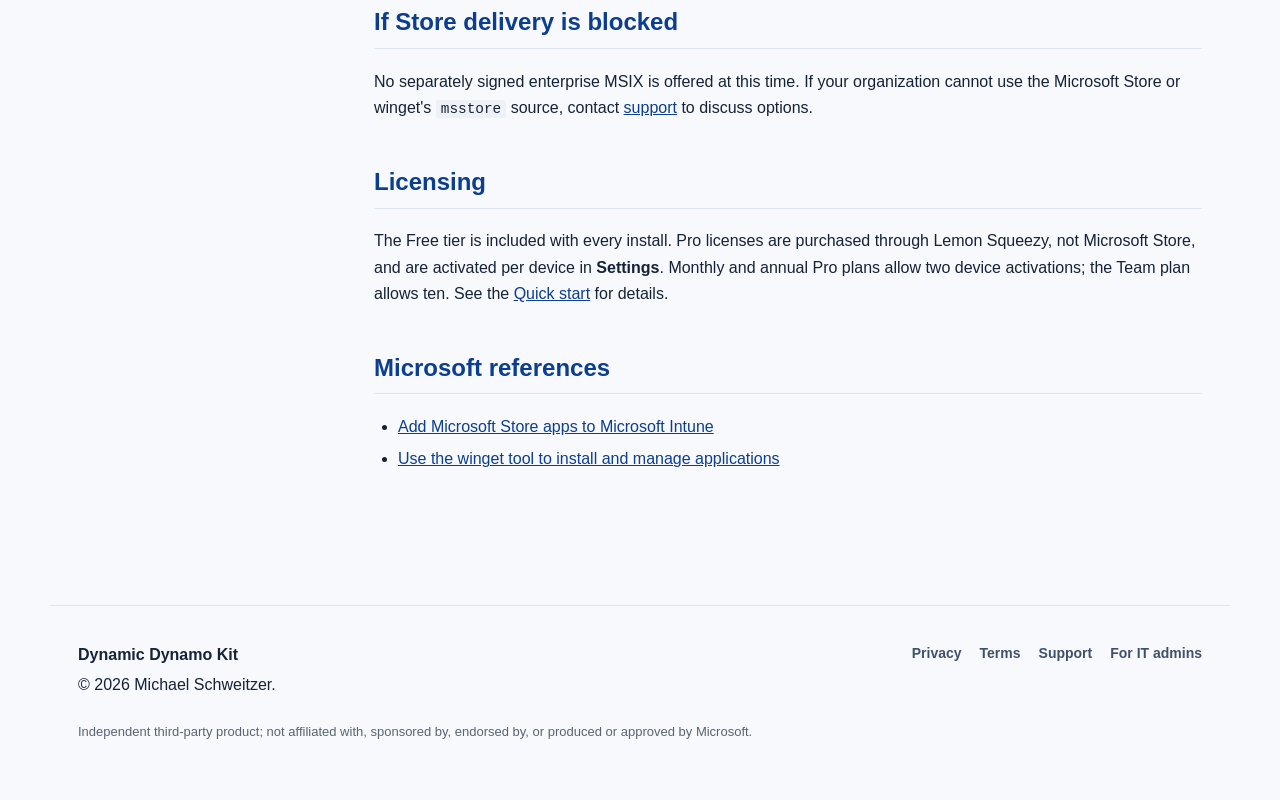
<file: it-admins.html>
<!DOCTYPE html>
<html lang="en">
<head>
<meta charset="UTF-8"><meta name="viewport" content="width=device-width, initial-scale=1.0">
<meta name="description" content="Deploy Dynamic Dynamo Kit to managed Windows devices with Microsoft Intune or winget.">
<title>For IT Admins - Dynamic Dynamo Kit</title><link rel="stylesheet" href="style.css">
</head>
<body class="docs-page">
<a class="skip-link" href="#main-content">Skip to main content</a>
<header class="site-header">
  <a class="brand" href="index.html">Dynamic <span class="accent">Dynamo</span> Kit</a>
  <nav aria-label="Main navigation"><a href="quick-start.html">Quick start</a><a href="user-manual.html">Manual</a><a href="tutorials.html">Tutorials</a><a href="blog.html">Blog</a></nav>
</header>
<main id="main-content" class="docs-shell">
  <nav class="docs-nav" aria-label="IT admin sections">
    <strong>For IT admins</strong>
    <a href="#intune">Deploy with Intune</a><a href="#winget">Install with winget</a>
    <a href="#requirements">Requirements</a><a href="#blocked">If Store delivery is blocked</a>
    <a href="#licensing">Licensing</a><a href="#references">Microsoft references</a>
  </nav>
  <article class="docs-content">
    <p class="eyebrow">Version 2.3.4</p>
    <h1>Managed deployment for IT admins</h1>
    <p class="lead">Dynamic Dynamo Kit is published as a Microsoft Store MSIX app
      (Store ID <code>9PPPSZWZ87WM</code>, publisher <strong>Mykal2709</strong>). Deploy the Store
      app directly; do not download and repackage the MSIX.</p>

    <h2 id="intune">Deploy with Microsoft Intune (recommended)</h2>
    <ol>
      <li>In the <a href="https://intune.microsoft.com/">Microsoft Intune admin center</a>, go to
        <strong>Apps &rarr; All apps &rarr; Create</strong>.</li>
      <li>Select <strong>Microsoft Store app (new)</strong>.</li>
      <li>Search for <strong>Dynamic Dynamo Kit</strong> (Store ID <code>9PPPSZWZ87WM</code>) and select
        the listing published by <strong>Mykal2709</strong>. Confirm the app identity before adding it.</li>
      <li>Complete <strong>App information</strong>, review the app details, and configure any available
        install-behavior options.</li>
      <li>Under <strong>Assignments</strong>, target a small pilot group first:
        <ul>
          <li><strong>Available for enrolled devices</strong> lets users install it from Company Portal.</li>
          <li><strong>Required</strong> installs it automatically on targeted devices.</li>
        </ul></li>
      <li>Select <strong>Review + create</strong>.</li>
      <li>Check installation status in Intune, confirm the app launches, then expand the assignment.</li>
    </ol>
    <div class="tip"><strong>Updates:</strong> Intune keeps Store apps current automatically. You do not
      upload a new package for each release.</div>

    <h2 id="winget">Install with winget</h2>
    <p>For scripted installs, or environments that use winget instead of Intune:</p>
    <pre><code>winget install --id 9PPPSZWZ87WM --source msstore --accept-package-agreements --accept-source-agreements</code></pre>
    <ul>
      <li>The two <code>--accept-*</code> flags prevent agreement prompts during unattended runs.</li>
      <li>The <code>msstore</code> source must be enabled (check with <code>winget source list</code>).
        Some organizations disable it by policy.</li>
      <li>winget installs per user. Run it in the target user's context, not as SYSTEM.</li>
      <li>Updates arrive through the Store or with <code>winget upgrade --id 9PPPSZWZ87WM</code>.</li>
    </ul>

    <h2 id="requirements">Requirements and rollout checks</h2>
    <ul>
      <li>x64 Windows 10 version 2004 (build 19041) or later, including Windows 11.</li>
      <li>Microsoft documents that Store app deployment through Intune requires the
        <strong>Intune Management Extension</strong>, at least two processor cores, and access to
        Microsoft Store and app content endpoints.</li>
      <li>Check Store policies, proxy and firewall rules, device enrollment, and Windows version before a
        broad assignment. Pilot on a representative managed device.</li>
      <li>The Store listing is currently available in the <strong>United States</strong>. Contact
        <a href="support.html">support</a> before planning deployment in other countries.</li>
    </ul>

    <h2 id="blocked">If Store delivery is blocked</h2>
    <p>No separately signed enterprise MSIX is offered at this time. If your organization cannot use
      the Microsoft Store or winget's <code>msstore</code> source, contact <a href="support.html">support</a>
      to discuss options.</p>

    <h2 id="licensing">Licensing</h2>
    <p>The Free tier is included with every install. Pro licenses are purchased through Lemon Squeezy, not
      Microsoft Store, and are activated per device in <strong>Settings</strong>. Monthly and annual Pro
      plans allow two device activations; the Team plan allows ten. See the
      <a href="quick-start.html#pro">Quick start</a> for details.</p>

    <h2 id="references">Microsoft references</h2>
    <ul>
      <li><a href="https://learn.microsoft.com/en-us/intune/app-management/deployment/add-microsoft-store">Add Microsoft Store apps to Microsoft Intune</a></li>
      <li><a href="https://learn.microsoft.com/en-us/windows/package-manager/winget/">Use the winget tool to install and manage applications</a></li>
    </ul>
  </article>
</main>
<footer class="site-footer">
  <div><strong>Dynamic Dynamo Kit</strong><p>&copy; 2026 Michael Schweitzer.</p></div>
  <nav aria-label="Legal and support"><a href="privacy-policy.html">Privacy</a><a href="terms-of-use.html">Terms</a><a href="support.html">Support</a><a href="it-admins.html">For IT admins</a></nav>
  <p class="disclaimer">Independent third-party product; not affiliated with, sponsored by, endorsed by, or produced or approved by Microsoft.</p>
</footer>
</body>
</html>
</file>
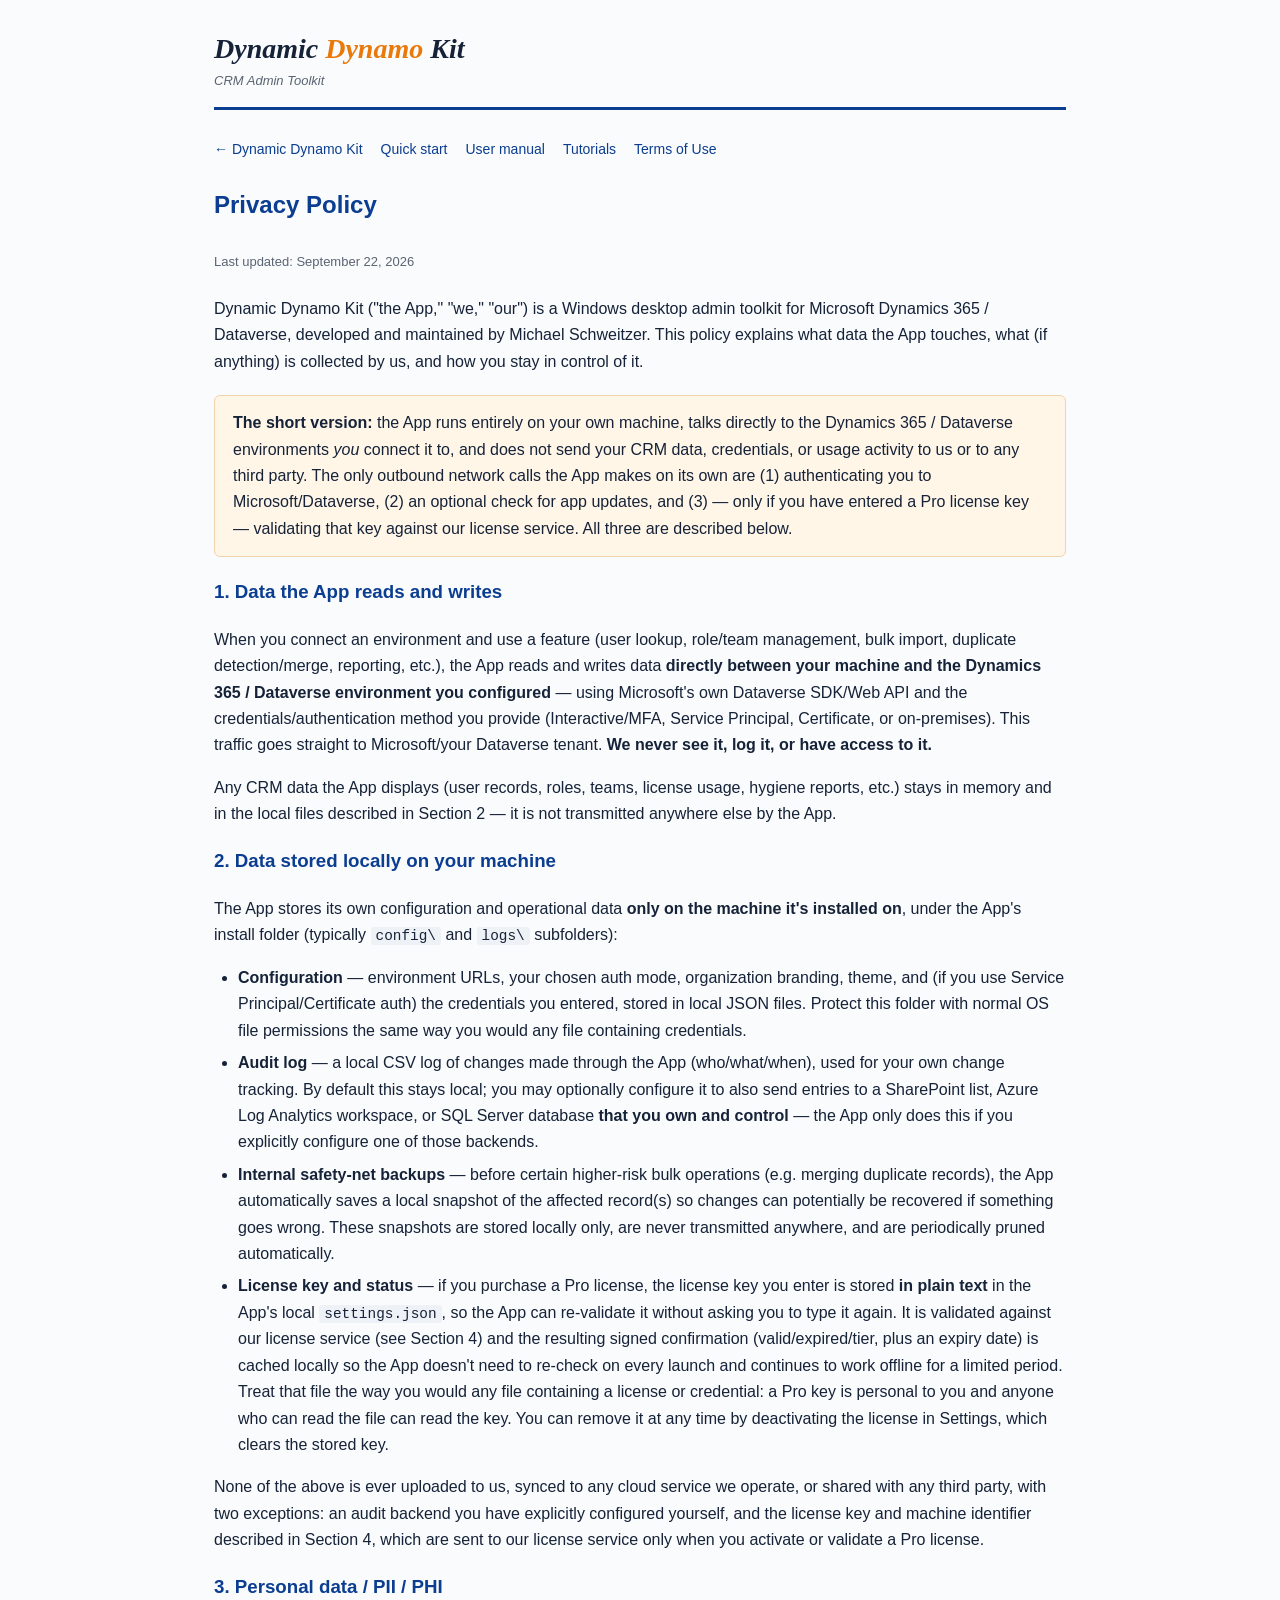
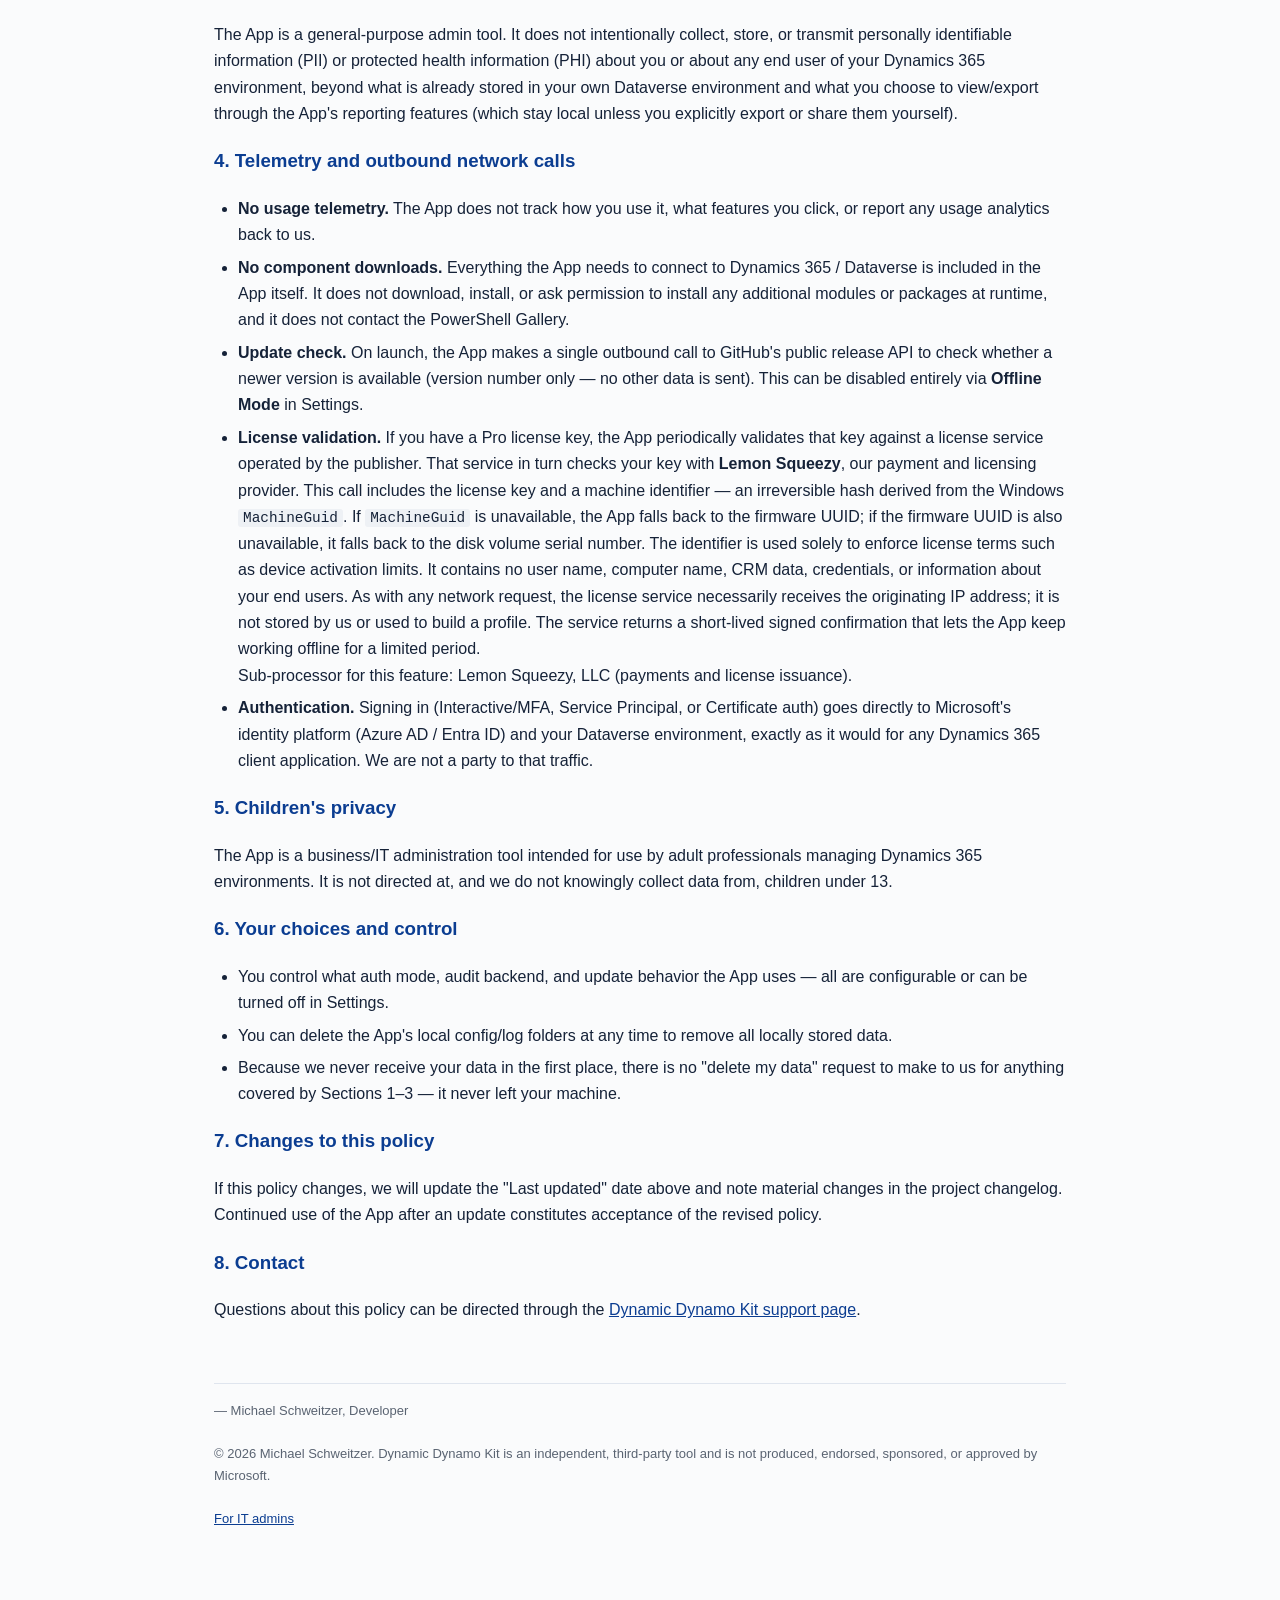
<file: privacy-policy.html>
<!DOCTYPE html>
<html lang="en">
<head>
<meta charset="UTF-8">
<meta name="viewport" content="width=device-width, initial-scale=1.0">
<meta name="description" content="Privacy policy for Dynamic Dynamo Kit, including local storage, Dataverse access, updates, and Pro license validation.">
<title>Privacy Policy — Dynamic Dynamo Kit</title>
<link rel="stylesheet" href="style.css">
</head>
<body>
<a class="skip-link" href="#main-content">Skip to main content</a>
<header>
  <h1>Dynamic <span class="accent">Dynamo</span> Kit</h1>
  <div class="tag">CRM Admin Toolkit</div>
</header>
<nav class="crumbs" aria-label="Breadcrumb"><a href="index.html">&larr; Dynamic Dynamo Kit</a><a href="quick-start.html">Quick start</a><a href="user-manual.html">User manual</a><a href="tutorials.html">Tutorials</a><a href="terms-of-use.html">Terms of Use</a></nav>

<main id="main-content">
<h2 style="margin-top:0;border:none;">Privacy Policy</h2>
<p class="updated">Last updated: September 22, 2026</p>

<p>Dynamic Dynamo Kit ("the App," "we," "our") is a Windows desktop admin toolkit for Microsoft
Dynamics 365 / Dataverse, developed and maintained by Michael Schweitzer. This policy explains what
data the App touches, what (if anything) is collected by us, and how you stay in control of it.</p>

<div class="callout">
<strong>The short version:</strong> the App runs entirely on your own machine, talks directly to
the Dynamics 365 / Dataverse environments <em>you</em> connect it to, and does not send your CRM
data, credentials, or usage activity to us or to any third party. The only outbound network calls
the App makes on its own are (1) authenticating you to Microsoft/Dataverse, (2) an optional
check for app updates, and (3) &mdash; only if you have entered a Pro license key &mdash;
validating that key against our license service. All three are described below.
</div>

<h3>1. Data the App reads and writes</h3>
<p>When you connect an environment and use a feature (user lookup, role/team management, bulk
import, duplicate detection/merge, reporting, etc.), the App reads and writes data <strong>directly between
your machine and the Dynamics 365 / Dataverse environment you configured</strong> — using
Microsoft's own Dataverse SDK/Web API and the credentials/authentication method you provide
(Interactive/MFA, Service Principal, Certificate, or on-premises). This traffic goes straight to
Microsoft/your Dataverse tenant. <strong>We never see it, log it, or have access to it.</strong></p>
<p>Any CRM data the App displays (user records, roles, teams, license usage, hygiene reports,
etc.) stays in memory and in the local files described in Section 2 — it is not transmitted
anywhere else by the App.</p>

<h3>2. Data stored locally on your machine</h3>
<p>The App stores its own configuration and operational data <strong>only on the machine it's
installed on</strong>, under the App's install folder (typically <code>config\</code> and
<code>logs\</code> subfolders):</p>
<ul>
  <li><strong>Configuration</strong> — environment URLs, your chosen auth mode, organization
  branding, theme, and (if you use Service Principal/Certificate auth) the credentials you
  entered, stored in local JSON files. Protect this folder with normal OS file permissions the
  same way you would any file containing credentials.</li>
  <li><strong>Audit log</strong> — a local CSV log of changes made through the App (who/what/when),
  used for your own change tracking. By default this stays local; you may optionally configure it
  to also send entries to a SharePoint list, Azure Log Analytics workspace, or SQL Server database
  <strong>that you own and control</strong> — the App only does this if you explicitly configure
  one of those backends.</li>
  <li><strong>Internal safety-net backups</strong> — before certain higher-risk bulk operations
  (e.g. merging duplicate records), the App automatically saves a local snapshot of the affected
  record(s) so changes can potentially be recovered if something goes wrong. These snapshots are
  stored locally only, are never transmitted anywhere, and are periodically pruned automatically.</li>
  <li><strong>License key and status</strong> &mdash; if you purchase a Pro license, the license
  key you enter is stored <strong>in plain text</strong> in the App's local
  <code>settings.json</code>, so the App can re-validate it without asking you to type it again.
  It is validated against our license service (see Section 4) and the resulting signed
  confirmation (valid/expired/tier, plus an expiry date) is cached locally so the App doesn't need
  to re-check on every launch and continues to work offline for a limited period. Treat that file
  the way you would any file containing a license or credential: a Pro key is personal to you and
  anyone who can read the file can read the key. You can remove it at any time by deactivating the
  license in Settings, which clears the stored key.</li>
</ul>
<p>None of the above is ever uploaded to us, synced to any cloud service we operate, or shared
with any third party, with two exceptions: an audit backend you have explicitly configured
yourself, and the license key and machine identifier described in Section 4, which are sent to our
license service only when you activate or validate a Pro license.</p>

<h3>3. Personal data / PII / PHI</h3>
<p>The App is a general-purpose admin tool. It does not intentionally collect, store, or transmit
personally identifiable information (PII) or protected health information (PHI) about you or
about any end user of your Dynamics 365 environment, beyond what is already stored in your own
Dataverse environment and what you choose to view/export through the App's reporting features
(which stay local unless you explicitly export or share them yourself).</p>

<h3>4. Telemetry and outbound network calls</h3>
<ul>
  <li><strong>No usage telemetry.</strong> The App does not track how you use it, what features
  you click, or report any usage analytics back to us.</li>
  <li><strong>No component downloads.</strong> Everything the App needs to connect to
  Dynamics 365 / Dataverse is included in the App itself. It does not download, install, or ask
  permission to install any additional modules or packages at runtime, and it does not contact
  the PowerShell Gallery.</li>
  <li><strong>Update check.</strong> On launch, the App makes a single outbound call to GitHub's
  public release API to check whether a newer version is available (version number only — no
  other data is sent). This can be disabled entirely via <strong>Offline Mode</strong> in
  Settings.</li>
  <li><strong>License validation.</strong> If you have a Pro license key, the App periodically
  validates that key against a license service operated by the publisher. That service in turn
  checks your key with <strong>Lemon Squeezy</strong>, our payment and licensing provider. This
  call includes the license key and a machine identifier — an irreversible hash derived from the
  Windows <code>MachineGuid</code>. If <code>MachineGuid</code> is unavailable, the App falls back
  to the firmware UUID; if the firmware UUID is also unavailable, it falls back to the
  disk volume serial number. The identifier is used solely to enforce license terms such as device
  activation limits. It contains no user name, computer name, CRM data, credentials, or information about your
  end users. As with any network request, the license service necessarily receives the originating
  IP address; it is not stored by us or used to build a profile. The service returns a short-lived
  signed confirmation that lets the App keep working offline for a limited period.
  <br>Sub-processor for this feature: Lemon Squeezy, LLC (payments and license issuance).</li>
  <li><strong>Authentication.</strong> Signing in (Interactive/MFA, Service Principal, or
  Certificate auth) goes directly to Microsoft's identity platform (Azure AD / Entra ID) and your
  Dataverse environment, exactly as it would for any Dynamics 365 client application. We are not a
  party to that traffic.</li>
</ul>

<h3>5. Children's privacy</h3>
<p>The App is a business/IT administration tool intended for use by adult professionals managing
Dynamics 365 environments. It is not directed at, and we do not knowingly collect data from,
children under 13.</p>

<h3>6. Your choices and control</h3>
<ul>
  <li>You control what auth mode, audit backend, and update behavior the App uses — all are
  configurable or can be turned off in Settings.</li>
  <li>You can delete the App's local config/log folders at any time to remove all locally stored
  data.</li>
  <li>Because we never receive your data in the first place, there is no "delete my data" request
  to make to us for anything covered by Sections 1–3 — it never left your machine.</li>
</ul>

<h3>7. Changes to this policy</h3>
<p>If this policy changes, we will update the "Last updated" date above and note material changes
in the project changelog. Continued use of the App after an update constitutes acceptance of the
revised policy.</p>

<h3>8. Contact</h3>
<p>Questions about this policy can be directed through the
<a href="support.html">Dynamic Dynamo Kit support page</a>.</p>
</main>

<footer>
  — Michael Schweitzer, Developer<br><br>
  &copy; 2026 Michael Schweitzer. Dynamic Dynamo Kit is an independent, third-party tool and is not
  produced, endorsed, sponsored, or approved by Microsoft.
  <br><br><a href="it-admins.html">For IT admins</a>
</footer>
</body>
</html>
</file>
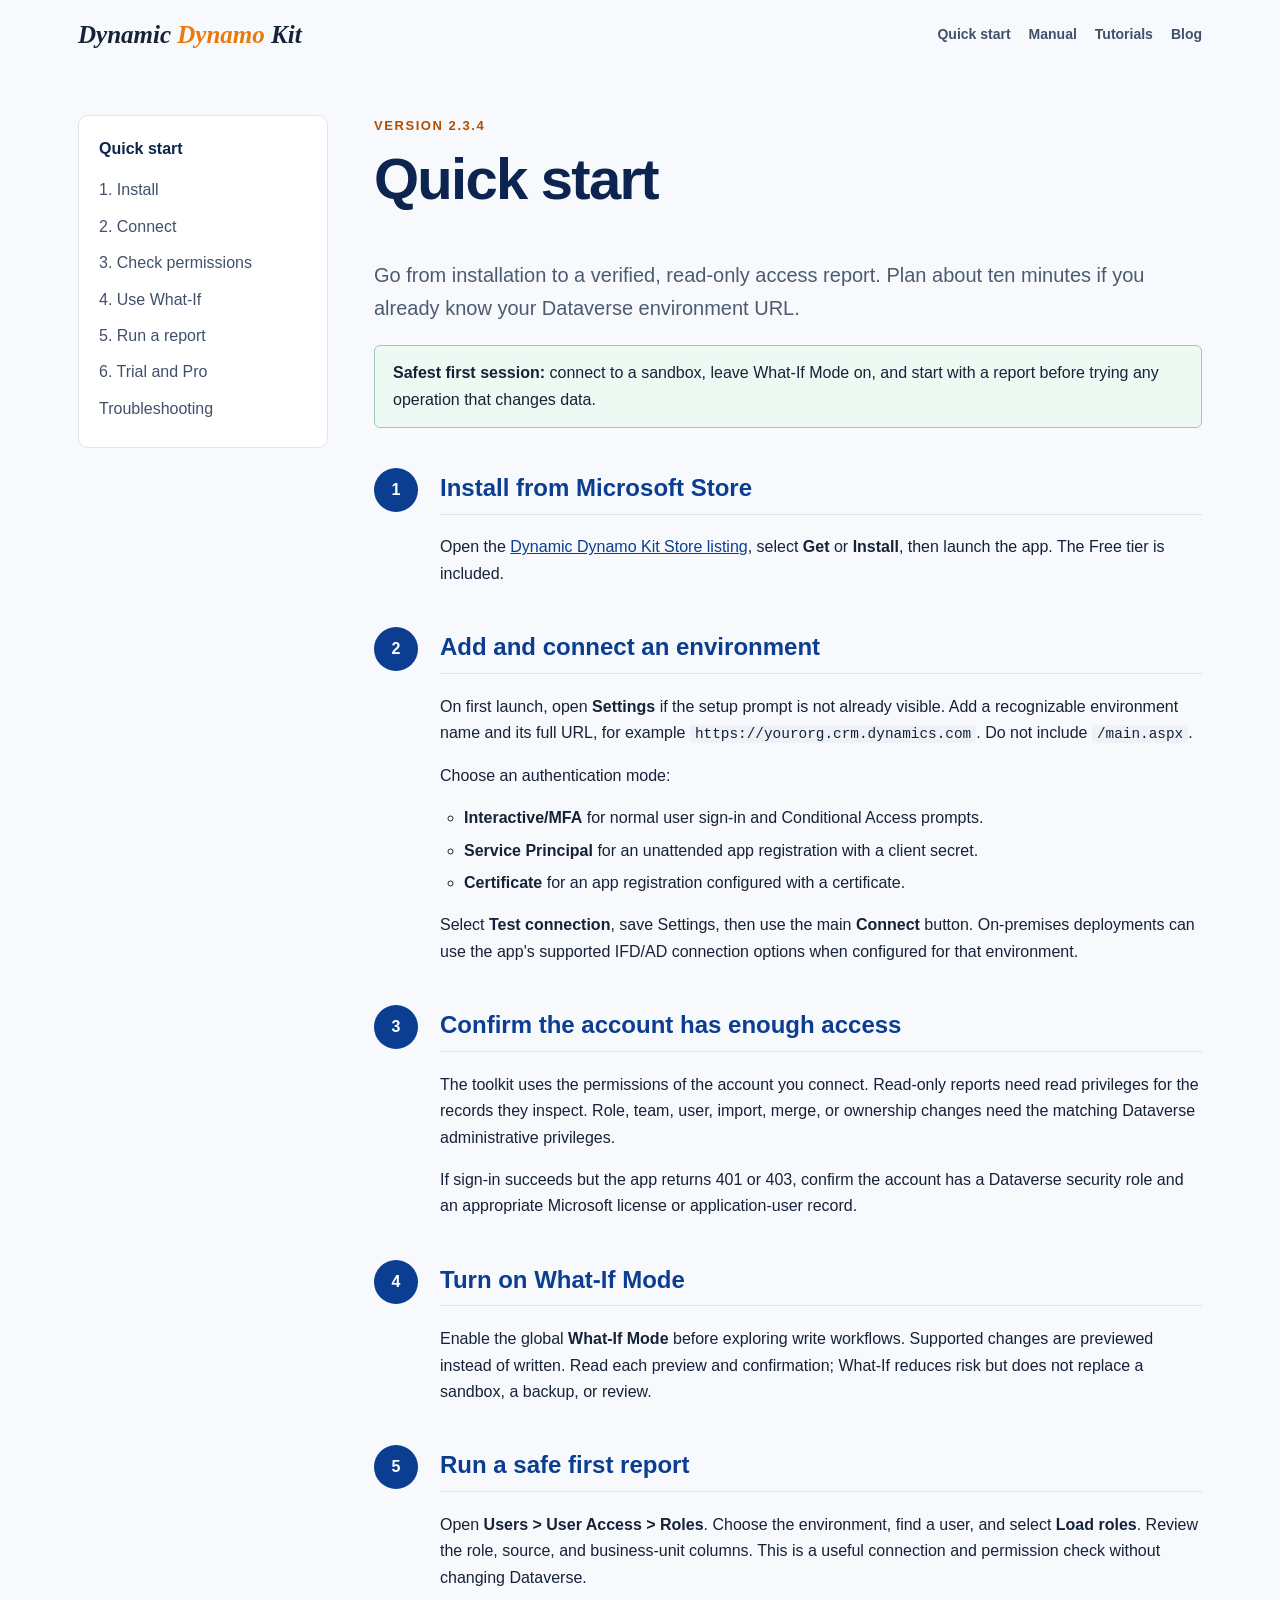
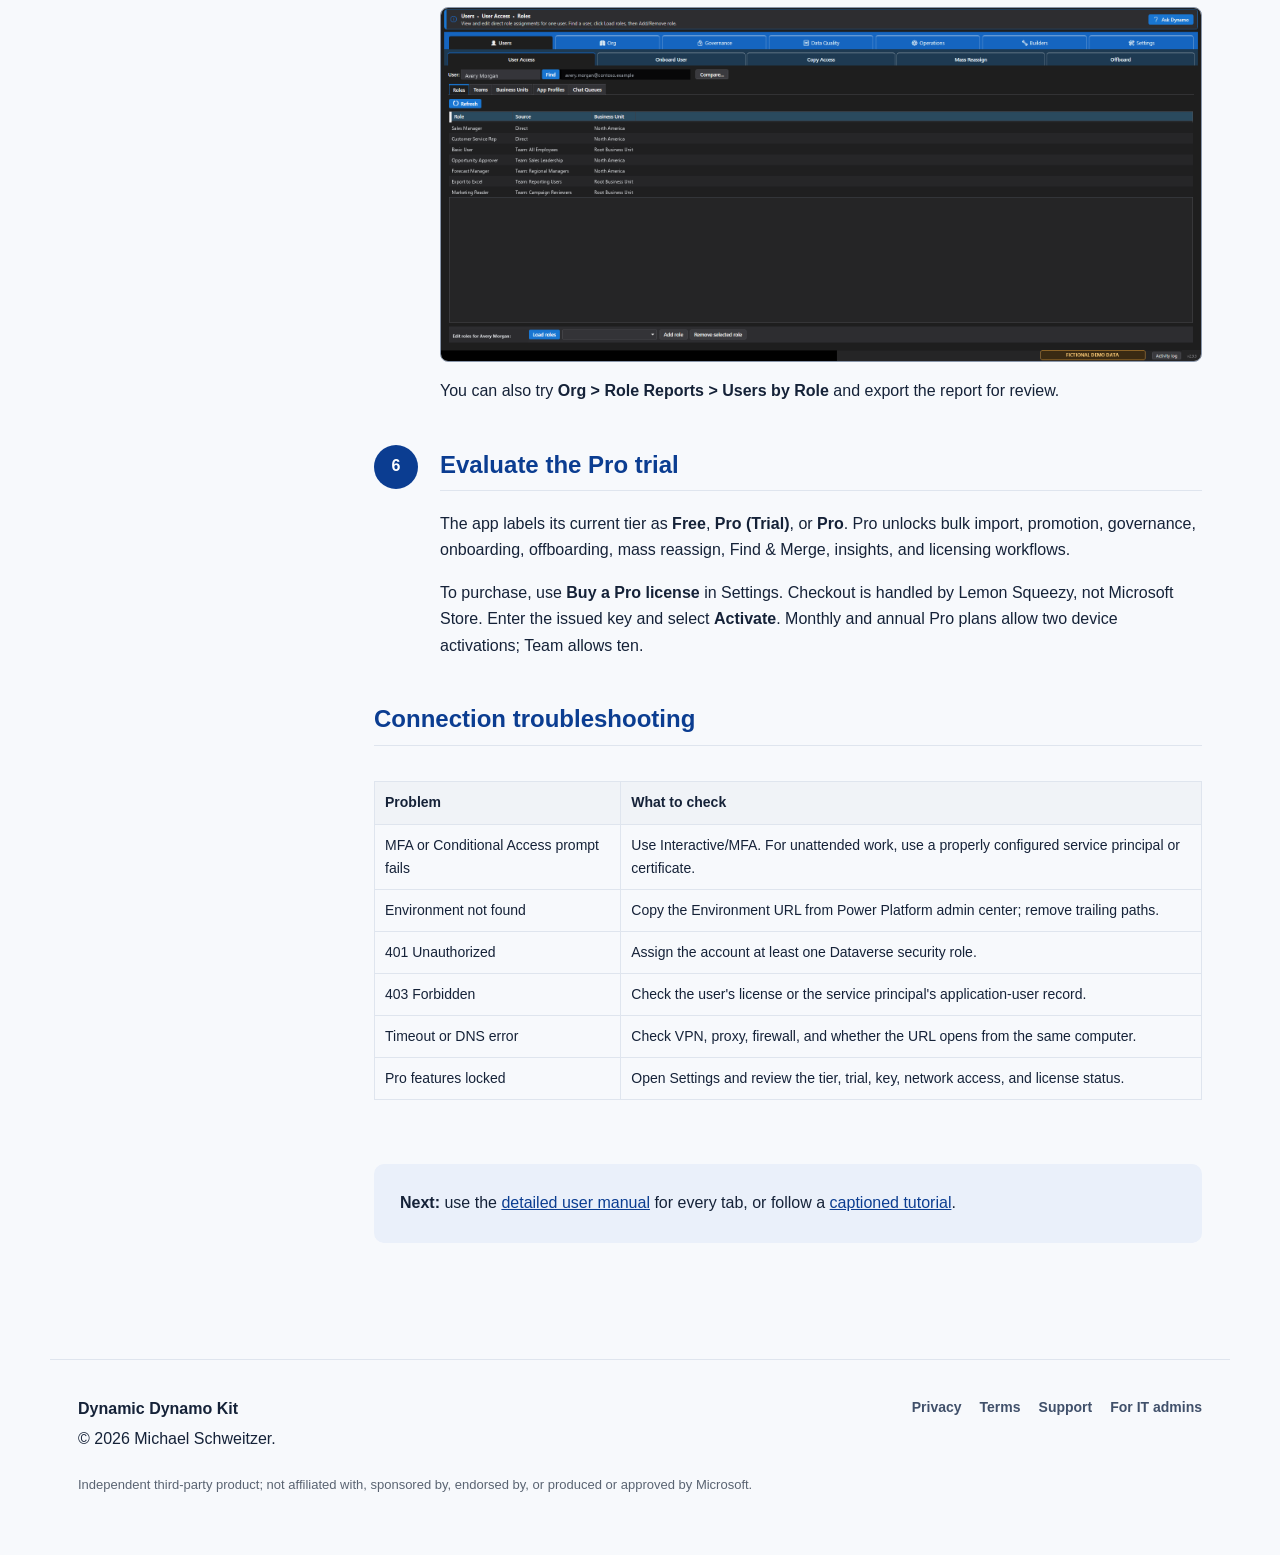
<file: quick-start.html>
<!DOCTYPE html>
<html lang="en">
<head>
<meta charset="UTF-8"><meta name="viewport" content="width=device-width, initial-scale=1.0">
<meta name="description" content="Install Dynamic Dynamo Kit, connect your first Dataverse environment, and run a safe first report.">
<title>Quick Start - Dynamic Dynamo Kit</title><link rel="stylesheet" href="style.css">
</head>
<body class="docs-page">
<a class="skip-link" href="#main-content">Skip to main content</a>
<header class="site-header">
  <a class="brand" href="index.html">Dynamic <span class="accent">Dynamo</span> Kit</a>
  <nav aria-label="Main navigation"><a href="quick-start.html">Quick start</a><a href="user-manual.html">Manual</a><a href="tutorials.html">Tutorials</a><a href="blog.html">Blog</a></nav>
</header>
<main id="main-content" class="docs-shell">
  <nav class="docs-nav" aria-label="Quick start sections">
    <strong>Quick start</strong>
    <a href="#install">1. Install</a><a href="#connect">2. Connect</a>
    <a href="#permissions">3. Check permissions</a><a href="#what-if">4. Use What-If</a>
    <a href="#first-report">5. Run a report</a><a href="#pro">6. Trial and Pro</a>
    <a href="#troubleshooting">Troubleshooting</a>
  </nav>
  <article class="docs-content">
    <p class="eyebrow">Version 2.3.4</p>
    <h1>Quick start</h1>
    <p class="lead">Go from installation to a verified, read-only access report. Plan about ten minutes
      if you already know your Dataverse environment URL.</p>
    <div class="tip"><strong>Safest first session:</strong> connect to a sandbox, leave What-If Mode
      on, and start with a report before trying any operation that changes data.</div>

    <ol class="step-list">
      <li id="install"><h2>Install from Microsoft Store</h2>
        <p>Open the <a href="https://apps.microsoft.com/detail/9PPPSZWZ87WM">Dynamic Dynamo Kit Store listing</a>,
          select <strong>Get</strong> or <strong>Install</strong>, then launch the app. The Free tier is included.</p></li>
      <li id="connect"><h2>Add and connect an environment</h2>
        <p>On first launch, open <strong>Settings</strong> if the setup prompt is not already visible.
          Add a recognizable environment name and its full URL, for example
          <code>https://yourorg.crm.dynamics.com</code>. Do not include <code>/main.aspx</code>.</p>
        <p>Choose an authentication mode:</p>
        <ul>
          <li><strong>Interactive/MFA</strong> for normal user sign-in and Conditional Access prompts.</li>
          <li><strong>Service Principal</strong> for an unattended app registration with a client secret.</li>
          <li><strong>Certificate</strong> for an app registration configured with a certificate.</li>
        </ul>
        <p>Select <strong>Test connection</strong>, save Settings, then use the main
          <strong>Connect</strong> button. On-premises deployments can use the app's supported
          IFD/AD connection options when configured for that environment.</p></li>
      <li id="permissions"><h2>Confirm the account has enough access</h2>
        <p>The toolkit uses the permissions of the account you connect. Read-only reports need read
          privileges for the records they inspect. Role, team, user, import, merge, or ownership
          changes need the matching Dataverse administrative privileges.</p>
        <p>If sign-in succeeds but the app returns 401 or 403, confirm the account has a Dataverse
          security role and an appropriate Microsoft license or application-user record.</p></li>
      <li id="what-if"><h2>Turn on What-If Mode</h2>
        <p>Enable the global <strong>What-If Mode</strong> before exploring write workflows.
          Supported changes are previewed instead of written. Read each preview and confirmation;
          What-If reduces risk but does not replace a sandbox, a backup, or review.</p></li>
      <li id="first-report"><h2>Run a safe first report</h2>
        <p>Open <strong>Users &gt; User Access &gt; Roles</strong>. Choose the environment, find a
          user, and select <strong>Load roles</strong>. Review the role, source, and business-unit
          columns. This is a useful connection and permission check without changing Dataverse.</p>
        <img class="doc-image" src="assets/screenshots/01-roles.png" alt="Users, User Access, Roles screen with Load roles and role assignment controls">
        <p>You can also try <strong>Org &gt; Role Reports &gt; Users by Role</strong> and export the
          report for review.</p></li>
      <li id="pro"><h2>Evaluate the Pro trial</h2>
        <p>The app labels its current tier as <strong>Free</strong>, <strong>Pro (Trial)</strong>,
          or <strong>Pro</strong>. Pro unlocks bulk import, promotion, governance, onboarding,
          offboarding, mass reassign, Find &amp; Merge, insights, and licensing workflows.</p>
        <p>To purchase, use <strong>Buy a Pro license</strong> in Settings. Checkout is handled by
          Lemon Squeezy, not Microsoft Store. Enter the issued key and select
          <strong>Activate</strong>. Monthly and annual Pro plans allow two device activations;
          Team allows ten.</p></li>
    </ol>

    <h2 id="troubleshooting">Connection troubleshooting</h2>
    <div class="table-scroll" role="region" tabindex="0" aria-label="Connection troubleshooting table"><table>
      <thead><tr><th>Problem</th><th>What to check</th></tr></thead>
      <tbody>
        <tr><td>MFA or Conditional Access prompt fails</td><td>Use Interactive/MFA. For unattended work, use a properly configured service principal or certificate.</td></tr>
        <tr><td>Environment not found</td><td>Copy the Environment URL from Power Platform admin center; remove trailing paths.</td></tr>
        <tr><td>401 Unauthorized</td><td>Assign the account at least one Dataverse security role.</td></tr>
        <tr><td>403 Forbidden</td><td>Check the user's license or the service principal's application-user record.</td></tr>
        <tr><td>Timeout or DNS error</td><td>Check VPN, proxy, firewall, and whether the URL opens from the same computer.</td></tr>
        <tr><td>Pro features locked</td><td>Open Settings and review the tier, trial, key, network access, and license status.</td></tr>
      </tbody>
    </table></div>
    <div class="article-cta"><strong>Next:</strong> use the <a href="user-manual.html">detailed user manual</a>
      for every tab, or follow a <a href="tutorials.html">captioned tutorial</a>.</div>
  </article>
</main>
<footer class="site-footer">
  <div><strong>Dynamic Dynamo Kit</strong><p>&copy; 2026 Michael Schweitzer.</p></div>
  <nav aria-label="Legal and support"><a href="privacy-policy.html">Privacy</a><a href="terms-of-use.html">Terms</a><a href="support.html">Support</a><a href="it-admins.html">For IT admins</a></nav>
  <p class="disclaimer">Independent third-party product; not affiliated with, sponsored by, endorsed by, or produced or approved by Microsoft.</p>
</footer>
</body>
</html>
</file>
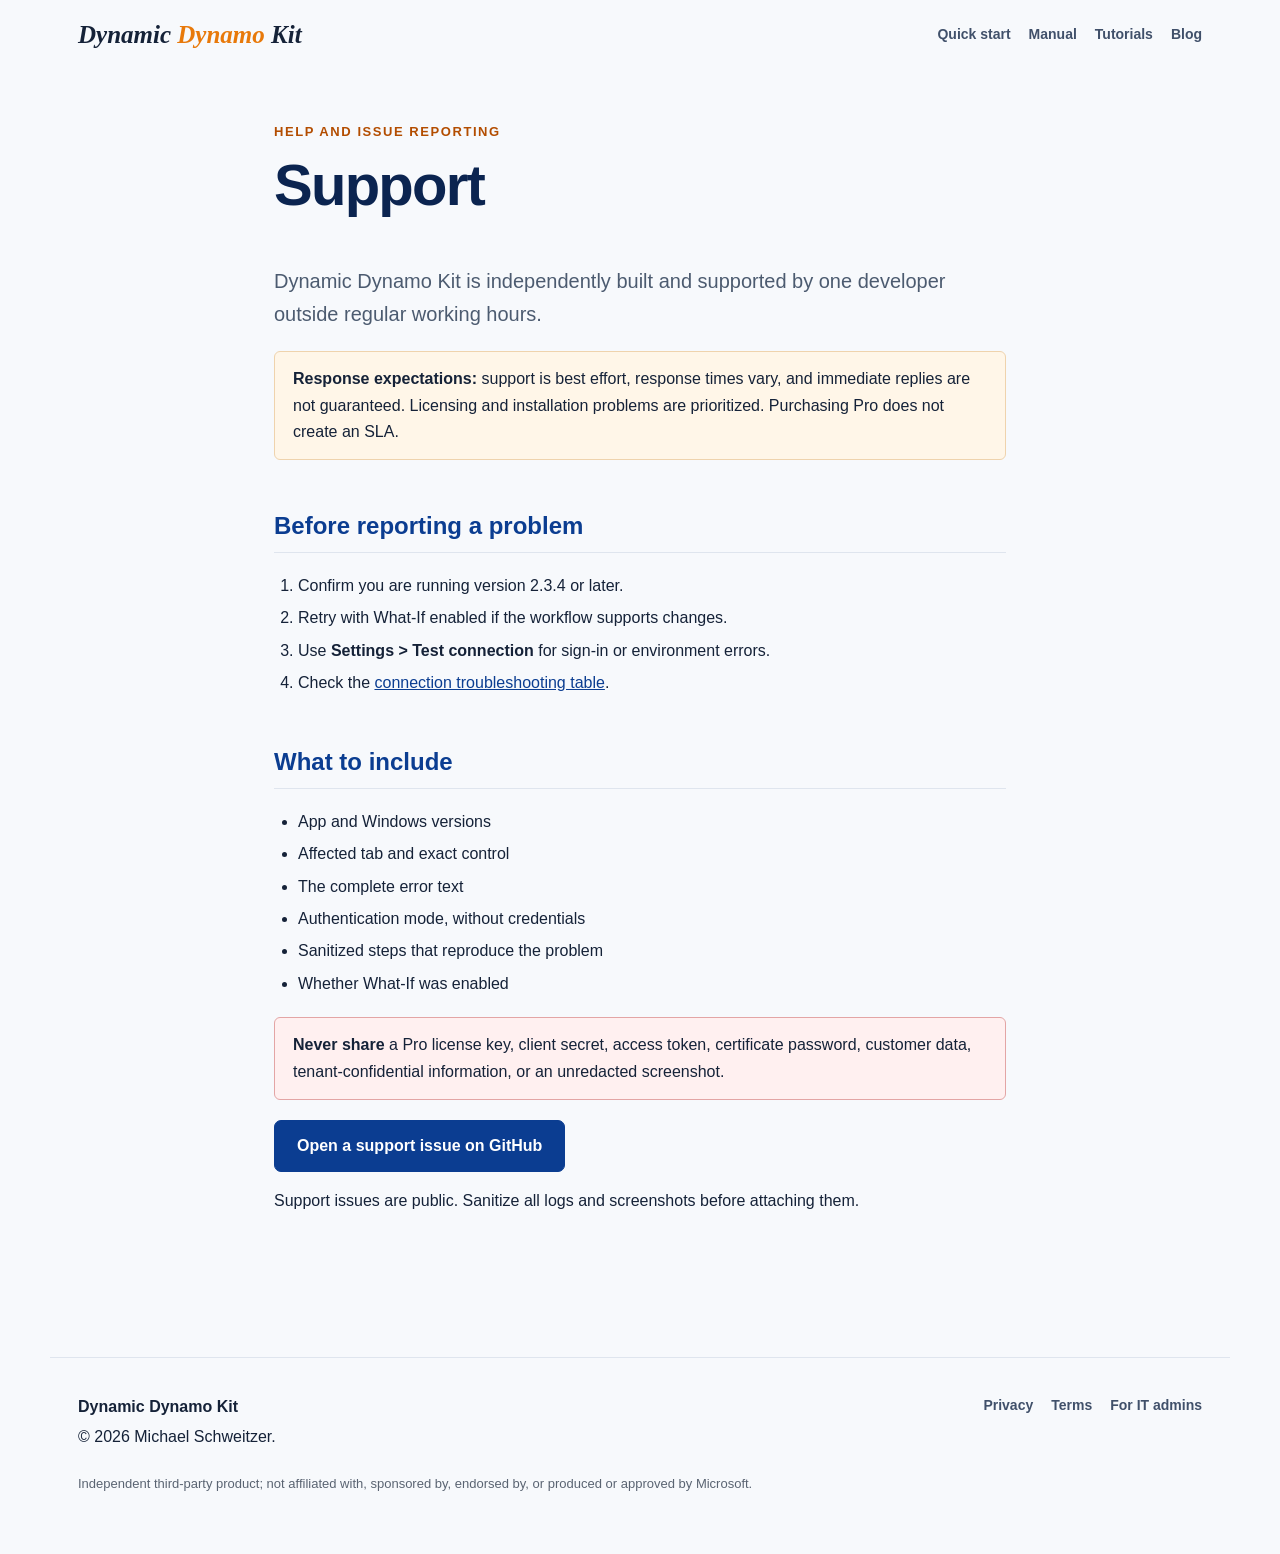
<file: support.html>
<!DOCTYPE html>
<html lang="en">
<head>
<meta charset="UTF-8"><meta name="viewport" content="width=device-width, initial-scale=1.0">
<meta name="description" content="Dynamic Dynamo Kit support expectations and safe issue-reporting guidance.">
<title>Support - Dynamic Dynamo Kit</title><link rel="stylesheet" href="style.css">
</head>
<body class="docs-page">
<a class="skip-link" href="#main-content">Skip to main content</a>
<header class="site-header">
  <a class="brand" href="index.html">Dynamic <span class="accent">Dynamo</span> Kit</a>
  <nav aria-label="Main navigation"><a href="quick-start.html">Quick start</a><a href="user-manual.html">Manual</a><a href="tutorials.html">Tutorials</a><a href="blog.html">Blog</a></nav>
</header>
<main id="main-content"><article class="article">
  <p class="eyebrow">Help and issue reporting</p><h1>Support</h1>
  <p class="lead">Dynamic Dynamo Kit is independently built and supported by one developer outside
    regular working hours.</p>
  <div class="callout"><strong>Response expectations:</strong> support is best effort, response
    times vary, and immediate replies are not guaranteed. Licensing and installation problems are
    prioritized. Purchasing Pro does not create an SLA.</div>
  <h2>Before reporting a problem</h2>
  <ol><li>Confirm you are running version 2.3.4 or later.</li>
    <li>Retry with What-If enabled if the workflow supports changes.</li>
    <li>Use <strong>Settings &gt; Test connection</strong> for sign-in or environment errors.</li>
    <li>Check the <a href="quick-start.html#troubleshooting">connection troubleshooting table</a>.</li></ol>
  <h2>What to include</h2>
  <ul><li>App and Windows versions</li><li>Affected tab and exact control</li>
    <li>The complete error text</li><li>Authentication mode, without credentials</li>
    <li>Sanitized steps that reproduce the problem</li><li>Whether What-If was enabled</li></ul>
  <div class="warning"><strong>Never share</strong> a Pro license key, client secret, access token,
    certificate password, customer data, tenant-confidential information, or an unredacted screenshot.</div>
  <p><a class="button primary" href="https://github.com/mykal2709/dynamic-dynamo-kit-legal/issues/new">Open a support issue on GitHub</a></p>
  <p>Support issues are public. Sanitize all logs and screenshots before attaching them.</p>
</article></main>
<footer class="site-footer">
  <div><strong>Dynamic Dynamo Kit</strong><p>&copy; 2026 Michael Schweitzer.</p></div>
  <nav aria-label="Legal and support"><a href="privacy-policy.html">Privacy</a><a href="terms-of-use.html">Terms</a><a href="it-admins.html">For IT admins</a></nav>
  <p class="disclaimer">Independent third-party product; not affiliated with, sponsored by, endorsed by, or produced or approved by Microsoft.</p>
</footer>
</body>
</html>
</file>
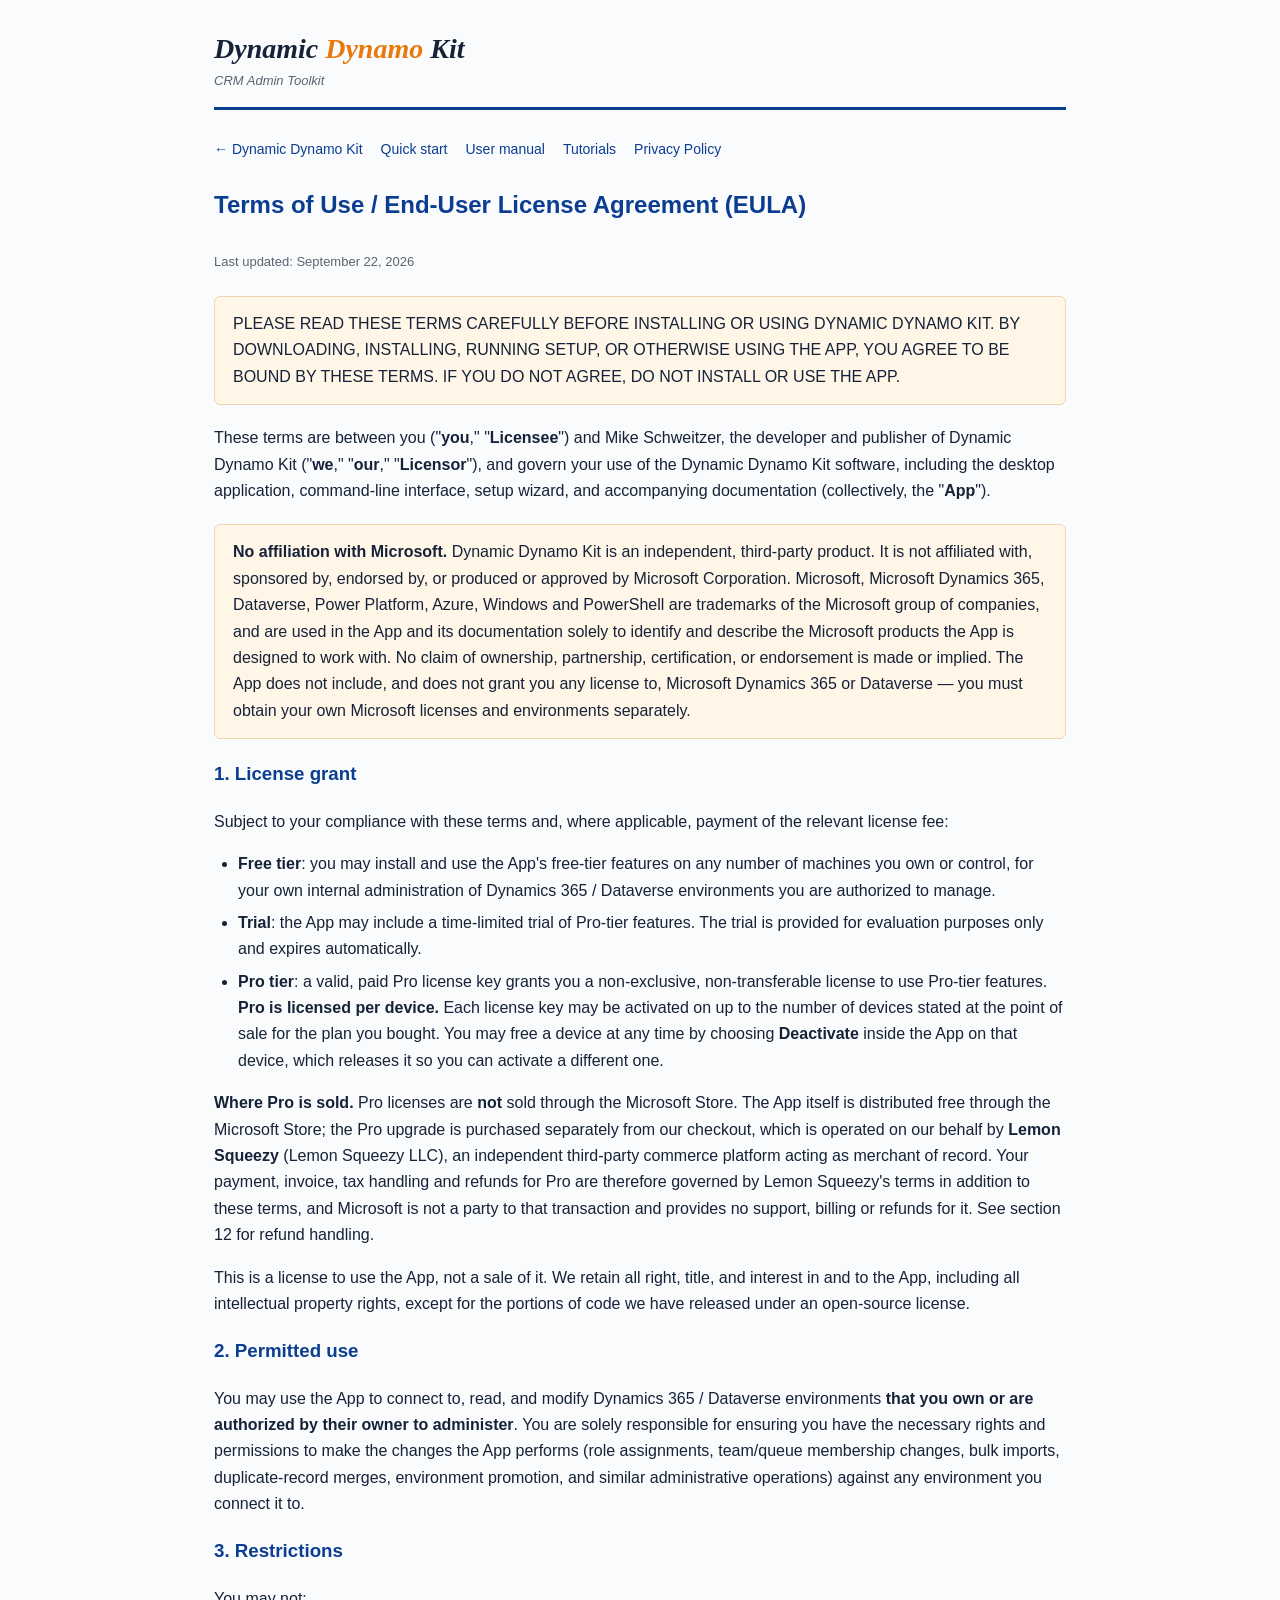
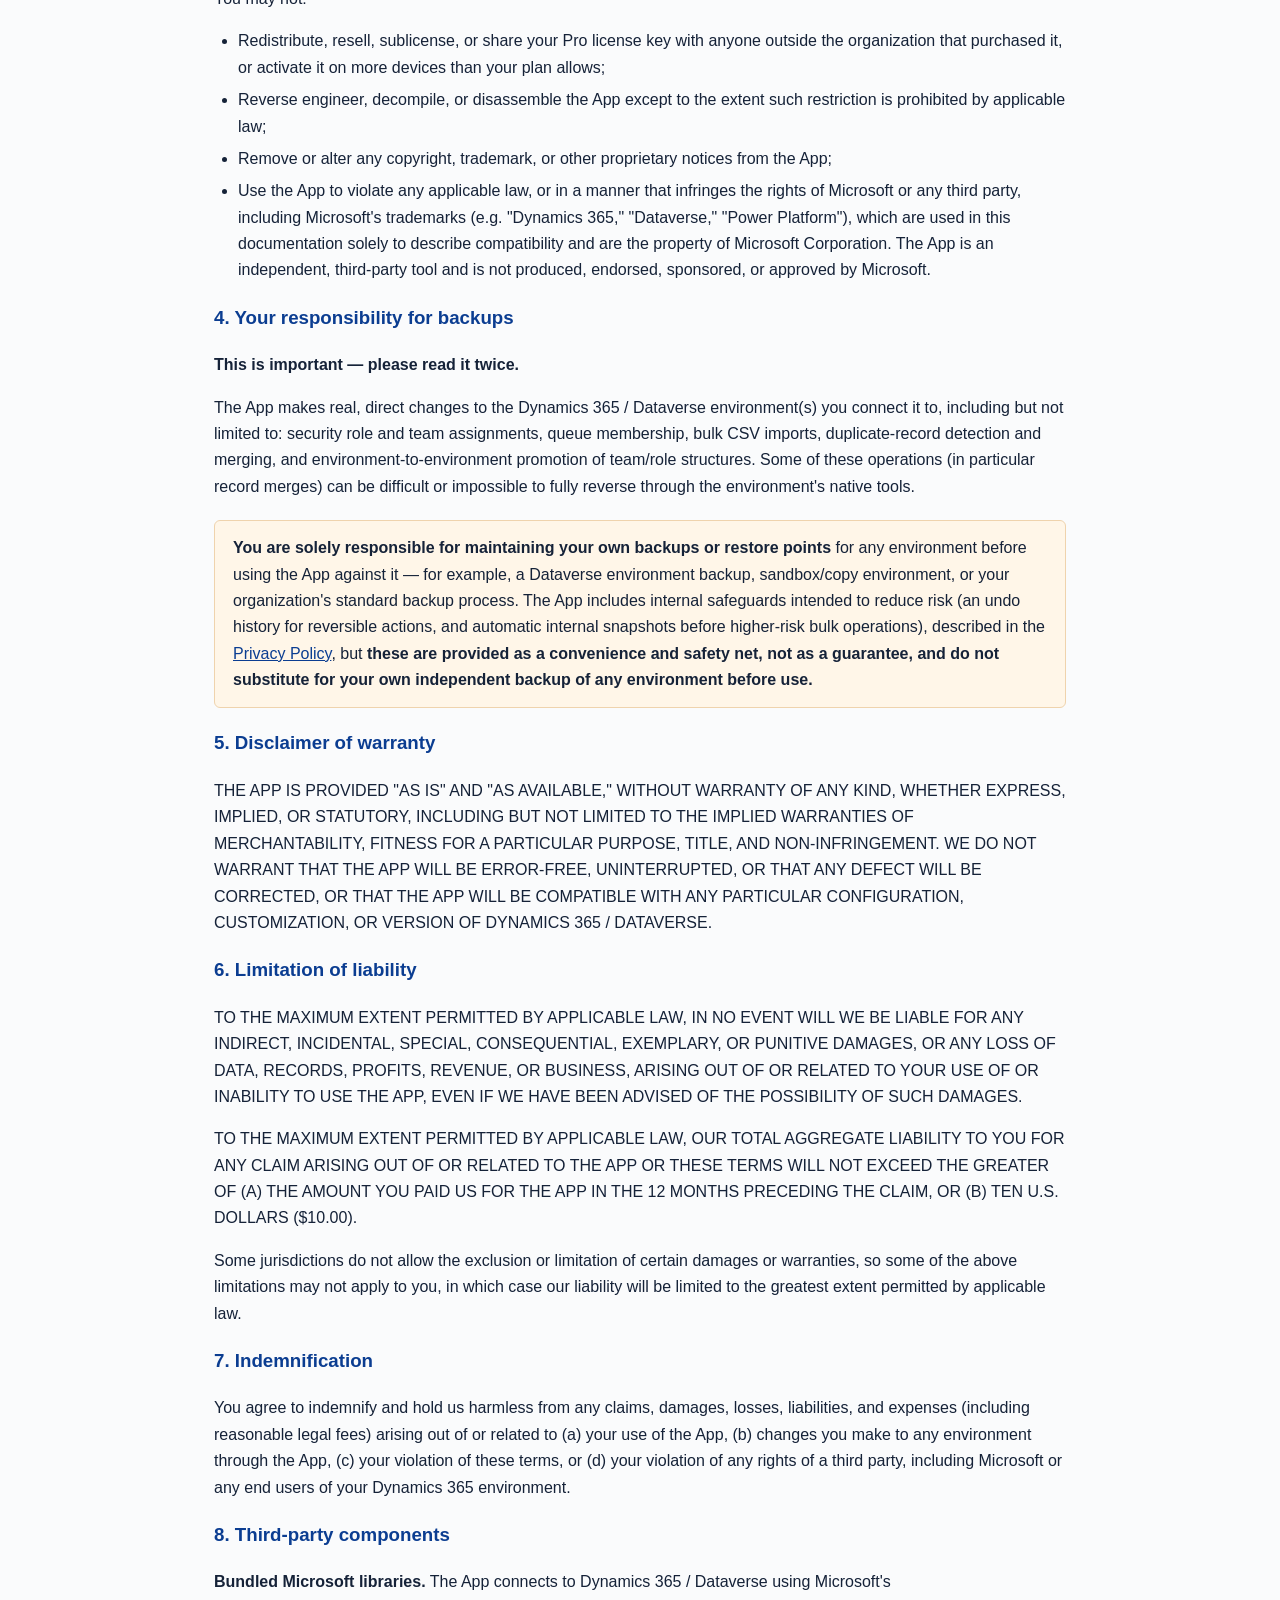
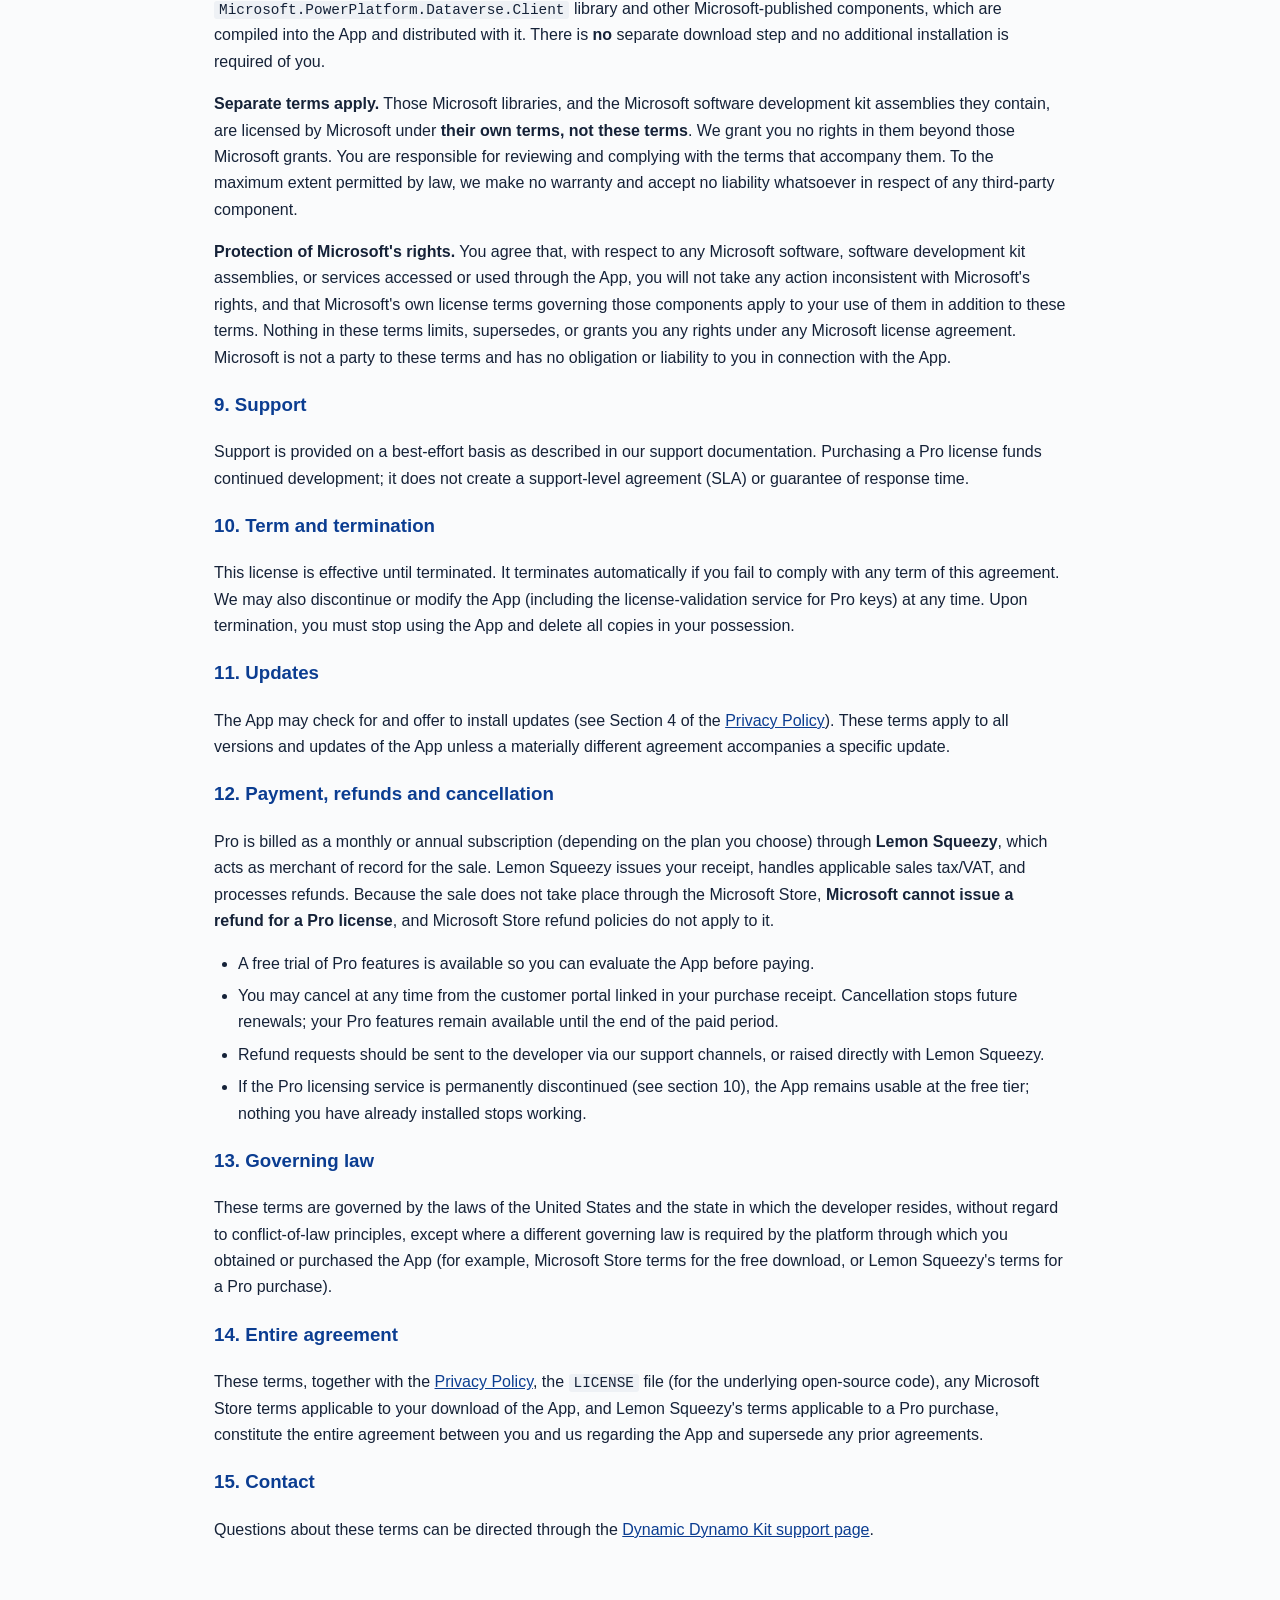
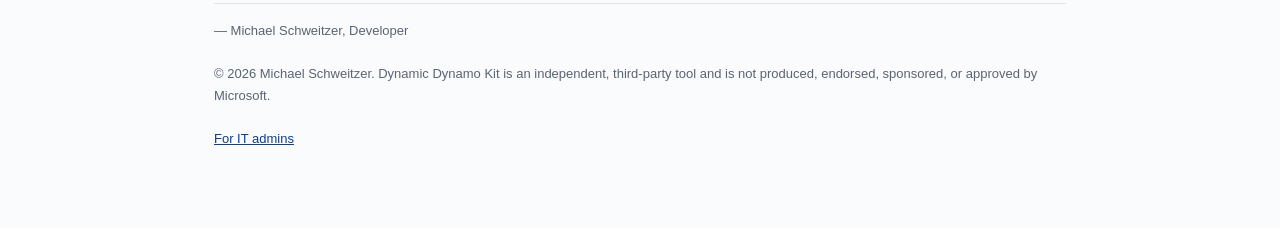
<file: terms-of-use.html>
<!DOCTYPE html>
<html lang="en">
<head>
<meta charset="UTF-8">
<meta name="viewport" content="width=device-width, initial-scale=1.0">
<meta name="description" content="Terms of Use and end-user license agreement for Dynamic Dynamo Kit.">
<title>Terms of Use / EULA — Dynamic Dynamo Kit</title>
<link rel="stylesheet" href="style.css">
</head>
<body>
<a class="skip-link" href="#main-content">Skip to main content</a>
<header>
  <h1>Dynamic <span class="accent">Dynamo</span> Kit</h1>
  <div class="tag">CRM Admin Toolkit</div>
</header>
<nav class="crumbs" aria-label="Breadcrumb"><a href="index.html">&larr; Dynamic Dynamo Kit</a><a href="quick-start.html">Quick start</a><a href="user-manual.html">User manual</a><a href="tutorials.html">Tutorials</a><a href="privacy-policy.html">Privacy Policy</a></nav>

<main id="main-content">
<h2 style="margin-top:0;border:none;">Terms of Use / End-User License Agreement (EULA)</h2>
<p class="updated">Last updated: September 22, 2026</p>

<div class="callout">
PLEASE READ THESE TERMS CAREFULLY BEFORE INSTALLING OR USING DYNAMIC DYNAMO KIT. BY
DOWNLOADING, INSTALLING, RUNNING SETUP, OR OTHERWISE USING THE APP, YOU AGREE TO BE BOUND BY
THESE TERMS. IF YOU DO NOT AGREE, DO NOT INSTALL OR USE THE APP.
</div>

<p>These terms are between you ("<strong>you</strong>," "<strong>Licensee</strong>") and Mike
Schweitzer, the developer and publisher of Dynamic Dynamo Kit ("<strong>we</strong>,"
"<strong>our</strong>," "<strong>Licensor</strong>"), and govern your use of the Dynamic Dynamo
Kit software, including the desktop application, command-line interface, setup wizard, and
accompanying documentation (collectively, the "<strong>App</strong>").</p>

<div class="callout">
<strong>No affiliation with Microsoft.</strong> Dynamic Dynamo Kit is an independent, third-party
product. It is not affiliated with, sponsored by, endorsed by, or produced or approved by Microsoft
Corporation. Microsoft, Microsoft Dynamics 365, Dataverse, Power Platform, Azure, Windows and
PowerShell are trademarks of the Microsoft group of companies, and are used in the App and its
documentation solely to identify and describe the Microsoft products the App is designed to work
with. No claim of ownership, partnership, certification, or endorsement is made or implied. The App
does not include, and does not grant you any license to, Microsoft Dynamics 365 or Dataverse — you
must obtain your own Microsoft licenses and environments separately.
</div>

<h3>1. License grant</h3>
<p>Subject to your compliance with these terms and, where applicable, payment of the relevant
license fee:</p>
<ul>
  <li><strong>Free tier</strong>: you may install and use the App's free-tier features on any
  number of machines you own or control, for your own internal administration of Dynamics 365 /
  Dataverse environments you are authorized to manage.</li>
  <li><strong>Trial</strong>: the App may include a time-limited trial of Pro-tier features. The
  trial is provided for evaluation purposes only and expires automatically.</li>
  <li><strong>Pro tier</strong>: a valid, paid Pro license key grants you a non-exclusive,
  non-transferable license to use Pro-tier features. <strong>Pro is licensed per device.</strong>
  Each license key may be activated on up to the number of devices stated at the point of sale for
  the plan you bought. You may free a device at any time by choosing <strong>Deactivate</strong>
  inside the App on that device, which releases it so you can activate a different one.</li>
</ul>
<p><strong>Where Pro is sold.</strong> Pro licenses are <strong>not</strong> sold through the
Microsoft Store. The App itself is distributed free through the Microsoft Store; the Pro upgrade is
purchased separately from our checkout, which is operated on our behalf by <strong>Lemon
Squeezy</strong> (Lemon Squeezy LLC), an independent third-party commerce platform acting as
merchant of record. Your payment, invoice, tax handling and refunds for Pro are therefore governed
by Lemon Squeezy's terms in addition to these terms, and Microsoft is not a party to that
transaction and provides no support, billing or refunds for it. See section 12 for refund
handling.</p>
<p>This is a license to use the App, not a sale of it. We retain all right, title, and interest
in and to the App, including all intellectual property rights, except for the portions of code we
have released under an open-source license.</p>

<h3>2. Permitted use</h3>
<p>You may use the App to connect to, read, and modify Dynamics 365 / Dataverse environments
<strong>that you own or are authorized by their owner to administer</strong>. You are solely
responsible for ensuring you have the necessary rights and permissions to make the changes the
App performs (role assignments, team/queue membership changes, bulk imports, duplicate-record
merges, environment promotion, and similar administrative operations) against any environment you
connect it to.</p>

<h3>3. Restrictions</h3>
<p>You may not:</p>
<ul>
  <li>Redistribute, resell, sublicense, or share your Pro license key with anyone outside the
  organization that purchased it, or activate it on more devices than your plan allows;</li>
  <li>Reverse engineer, decompile, or disassemble the App except to the extent such restriction is
  prohibited by applicable law;</li>
  <li>Remove or alter any copyright, trademark, or other proprietary notices from the App;</li>
  <li>Use the App to violate any applicable law, or in a manner that infringes the rights of
  Microsoft or any third party, including Microsoft's trademarks (e.g. "Dynamics 365,"
  "Dataverse," "Power Platform"), which are used in this documentation solely to describe
  compatibility and are the property of Microsoft Corporation. The App is an independent,
  third-party tool and is not produced, endorsed, sponsored, or approved by Microsoft.</li>
</ul>

<h3>4. Your responsibility for backups</h3>
<p><strong>This is important — please read it twice.</strong></p>
<p>The App makes real, direct changes to the Dynamics 365 / Dataverse environment(s) you connect
it to, including but not limited to: security role and team assignments, queue membership, bulk
CSV imports, duplicate-record detection and merging, and environment-to-environment promotion of
team/role structures. Some of these operations (in particular record merges) can be difficult or
impossible to fully reverse through the environment's native tools.</p>
<div class="callout">
<strong>You are solely responsible for maintaining your own backups or restore points</strong> for
any environment before using the App against it — for example, a Dataverse environment backup,
sandbox/copy environment, or your organization's standard backup process. The App includes
internal safeguards intended to reduce risk (an undo history for reversible actions, and automatic
internal snapshots before higher-risk bulk operations), described in the
<a href="privacy-policy.html">Privacy Policy</a>, but <strong>these are provided as a convenience
and safety net, not as a guarantee, and do not substitute for your own independent backup of any
environment before use.</strong>
</div>

<h3>5. Disclaimer of warranty</h3>
<p>THE APP IS PROVIDED "AS IS" AND "AS AVAILABLE," WITHOUT WARRANTY OF ANY KIND, WHETHER EXPRESS,
IMPLIED, OR STATUTORY, INCLUDING BUT NOT LIMITED TO THE IMPLIED WARRANTIES OF MERCHANTABILITY,
FITNESS FOR A PARTICULAR PURPOSE, TITLE, AND NON-INFRINGEMENT. WE DO NOT WARRANT THAT THE APP WILL
BE ERROR-FREE, UNINTERRUPTED, OR THAT ANY DEFECT WILL BE CORRECTED, OR THAT THE APP WILL BE
COMPATIBLE WITH ANY PARTICULAR CONFIGURATION, CUSTOMIZATION, OR VERSION OF DYNAMICS 365 /
DATAVERSE.</p>

<h3>6. Limitation of liability</h3>
<p>TO THE MAXIMUM EXTENT PERMITTED BY APPLICABLE LAW, IN NO EVENT WILL WE BE LIABLE FOR ANY
INDIRECT, INCIDENTAL, SPECIAL, CONSEQUENTIAL, EXEMPLARY, OR PUNITIVE DAMAGES, OR ANY LOSS OF DATA,
RECORDS, PROFITS, REVENUE, OR BUSINESS, ARISING OUT OF OR RELATED TO YOUR USE OF OR INABILITY TO
USE THE APP, EVEN IF WE HAVE BEEN ADVISED OF THE POSSIBILITY OF SUCH DAMAGES.</p>
<p>TO THE MAXIMUM EXTENT PERMITTED BY APPLICABLE LAW, OUR TOTAL AGGREGATE LIABILITY TO YOU FOR ANY
CLAIM ARISING OUT OF OR RELATED TO THE APP OR THESE TERMS WILL NOT EXCEED THE GREATER OF (A) THE
AMOUNT YOU PAID US FOR THE APP IN THE 12 MONTHS PRECEDING THE CLAIM, OR (B) TEN U.S. DOLLARS
($10.00).</p>
<p>Some jurisdictions do not allow the exclusion or limitation of certain damages or warranties, so
some of the above limitations may not apply to you, in which case our liability will be limited to
the greatest extent permitted by applicable law.</p>

<h3>7. Indemnification</h3>
<p>You agree to indemnify and hold us harmless from any claims, damages, losses, liabilities, and
expenses (including reasonable legal fees) arising out of or related to (a) your use of the App,
(b) changes you make to any environment through the App, (c) your violation of these terms, or (d)
your violation of any rights of a third party, including Microsoft or any end users of your
Dynamics 365 environment.</p>

<h3>8. Third-party components</h3>
<p><strong>Bundled Microsoft libraries.</strong> The App connects to Dynamics 365 / Dataverse using
Microsoft's <code>Microsoft.PowerPlatform.Dataverse.Client</code> library and other
Microsoft-published components, which are compiled into the App and distributed with it. There is
<strong>no</strong> separate download step and no additional installation is required of you.</p>
<p><strong>Separate terms apply.</strong> Those Microsoft libraries, and the Microsoft software
development kit assemblies they contain, are licensed by Microsoft under <strong>their own terms,
not these terms</strong>. We grant you no rights in them beyond those Microsoft grants. You are
responsible for reviewing and complying with the terms that accompany them. To the maximum extent
permitted by law, we make no warranty and accept no liability whatsoever in respect of any
third-party component.</p>
<p><strong>Protection of Microsoft's rights.</strong> You agree that, with respect to any Microsoft
software, software development kit assemblies, or services accessed or used through the App, you
will not take any action inconsistent with Microsoft's rights, and that Microsoft's own license
terms governing those components apply to your use of them in addition to these terms. Nothing in
these terms limits, supersedes, or grants you any rights under any Microsoft license agreement.
Microsoft is not a party to these terms and has no obligation or liability to you in connection with
the App.</p>

<h3>9. Support</h3>
<p>Support is provided on a best-effort basis as described in our support documentation.
Purchasing a Pro license funds continued development; it does not create a support-level
agreement (SLA) or guarantee of response time.</p>

<h3>10. Term and termination</h3>
<p>This license is effective until terminated. It terminates automatically if you fail to comply
with any term of this agreement. We may also discontinue or modify the App (including the
license-validation service for Pro keys) at any time. Upon termination, you must stop using the
App and delete all copies in your possession.</p>

<h3>11. Updates</h3>
<p>The App may check for and offer to install updates (see Section 4 of the
<a href="privacy-policy.html">Privacy Policy</a>). These terms apply to all versions and updates
of the App unless a materially different agreement accompanies a specific update.</p>

<h3>12. Payment, refunds and cancellation</h3>
<p>Pro is billed as a monthly or annual subscription (depending on the plan you choose) through
<strong>Lemon Squeezy</strong>, which acts as merchant of record for the sale. Lemon Squeezy issues
your receipt, handles applicable sales tax/VAT, and processes refunds. Because the sale does not
take place through the Microsoft Store, <strong>Microsoft cannot issue a refund for a Pro
license</strong>, and Microsoft Store refund policies do not apply to it.</p>
<ul>
  <li>A free trial of Pro features is available so you can evaluate the App before paying.</li>
  <li>You may cancel at any time from the customer portal linked in your purchase receipt.
  Cancellation stops future renewals; your Pro features remain available until the end of the paid
  period.</li>
  <li>Refund requests should be sent to the developer via our support channels, or raised directly
  with Lemon Squeezy.</li>
  <li>If the Pro licensing service is permanently discontinued (see section 10), the App remains
  usable at the free tier; nothing you have already installed stops working.</li>
</ul>

<h3>13. Governing law</h3>
<p>These terms are governed by the laws of the United States and the state in which the developer
resides, without regard to conflict-of-law principles, except where a different governing law is
required by the platform through which you obtained or purchased the App (for example, Microsoft
Store terms for the free download, or Lemon Squeezy's terms for a Pro purchase).</p>

<h3>14. Entire agreement</h3>
<p>These terms, together with the <a href="privacy-policy.html">Privacy Policy</a>, the
<code>LICENSE</code> file (for the underlying open-source code), any Microsoft Store terms
applicable to your download of the App, and Lemon Squeezy's terms applicable to a Pro purchase,
constitute the entire agreement between you and us regarding the App and supersede any prior
agreements.</p>

<h3>15. Contact</h3>
<p>Questions about these terms can be directed through the
<a href="support.html">Dynamic Dynamo Kit support page</a>.</p>
</main>

<footer>
  — Michael Schweitzer, Developer<br><br>
  &copy; 2026 Michael Schweitzer. Dynamic Dynamo Kit is an independent, third-party tool and is not
  produced, endorsed, sponsored, or approved by Microsoft.
  <br><br><a href="it-admins.html">For IT admins</a>
</footer>
</body>
</html>
</file>
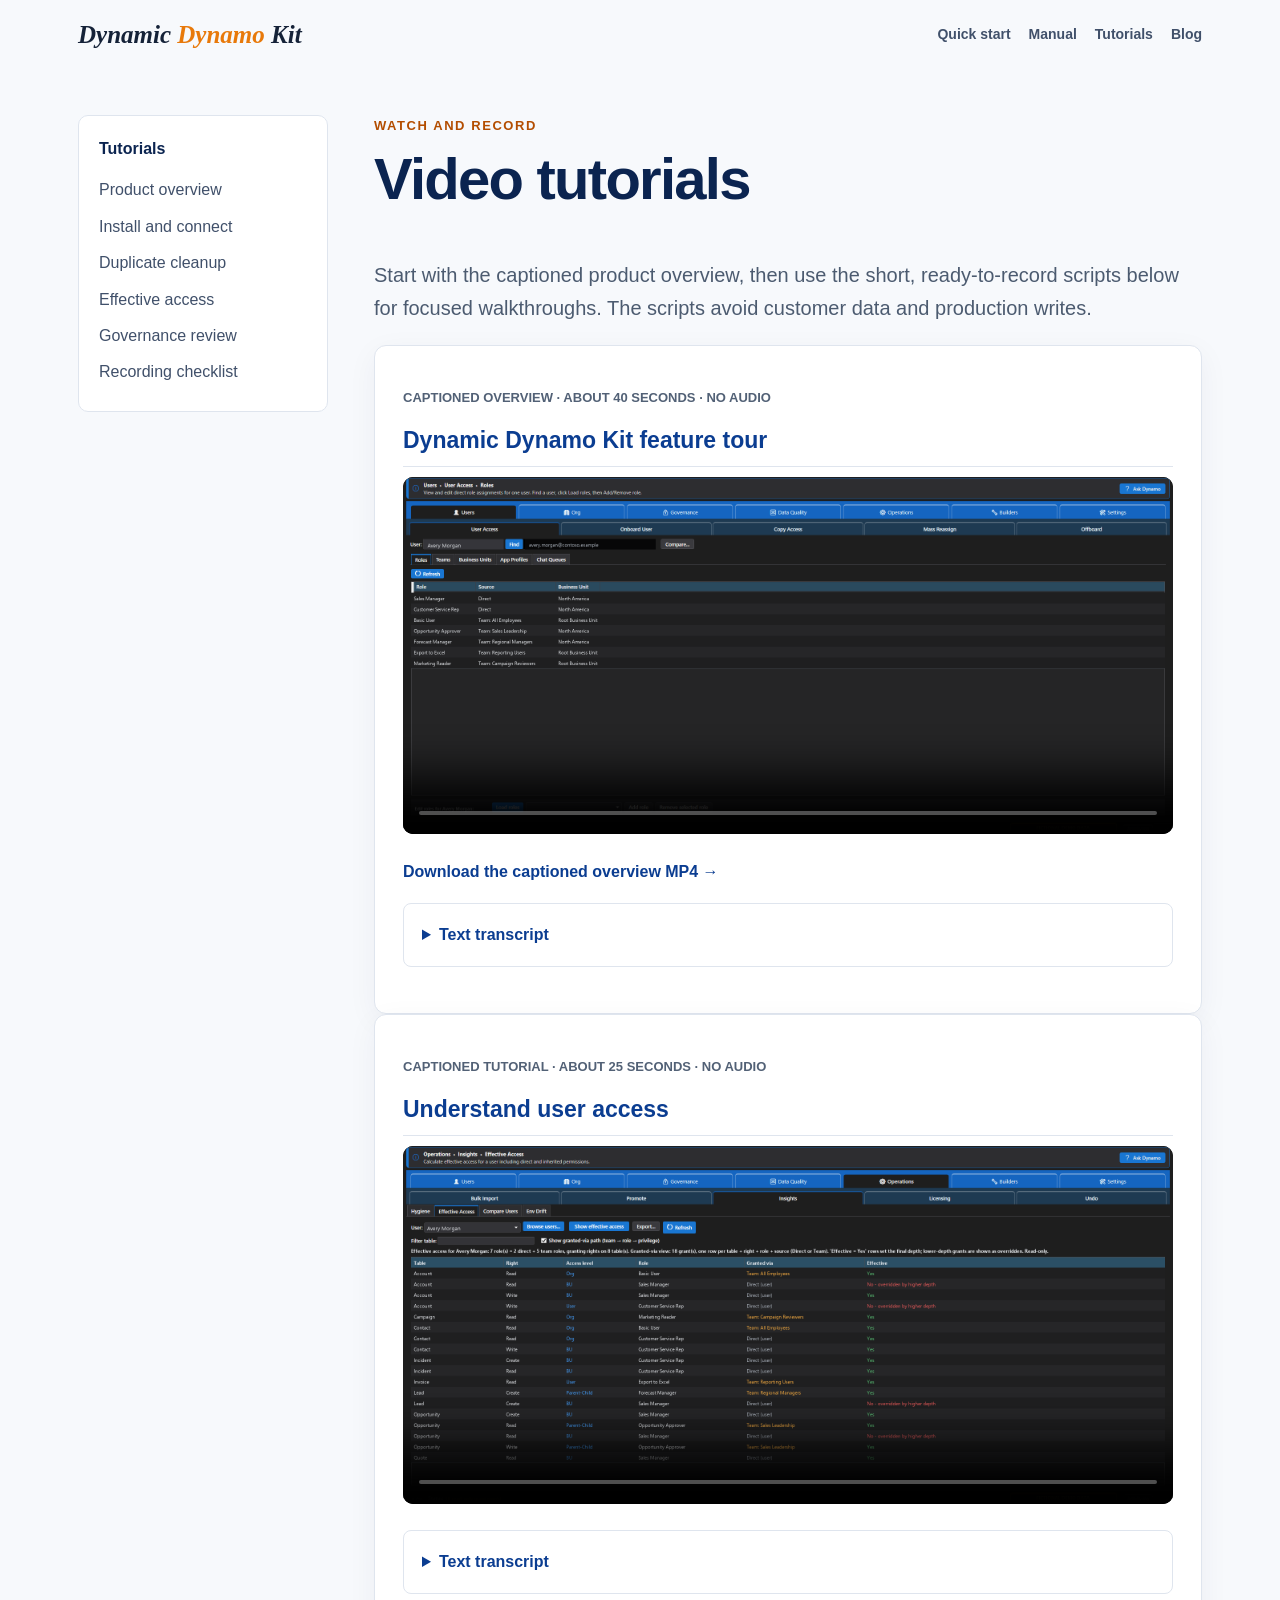
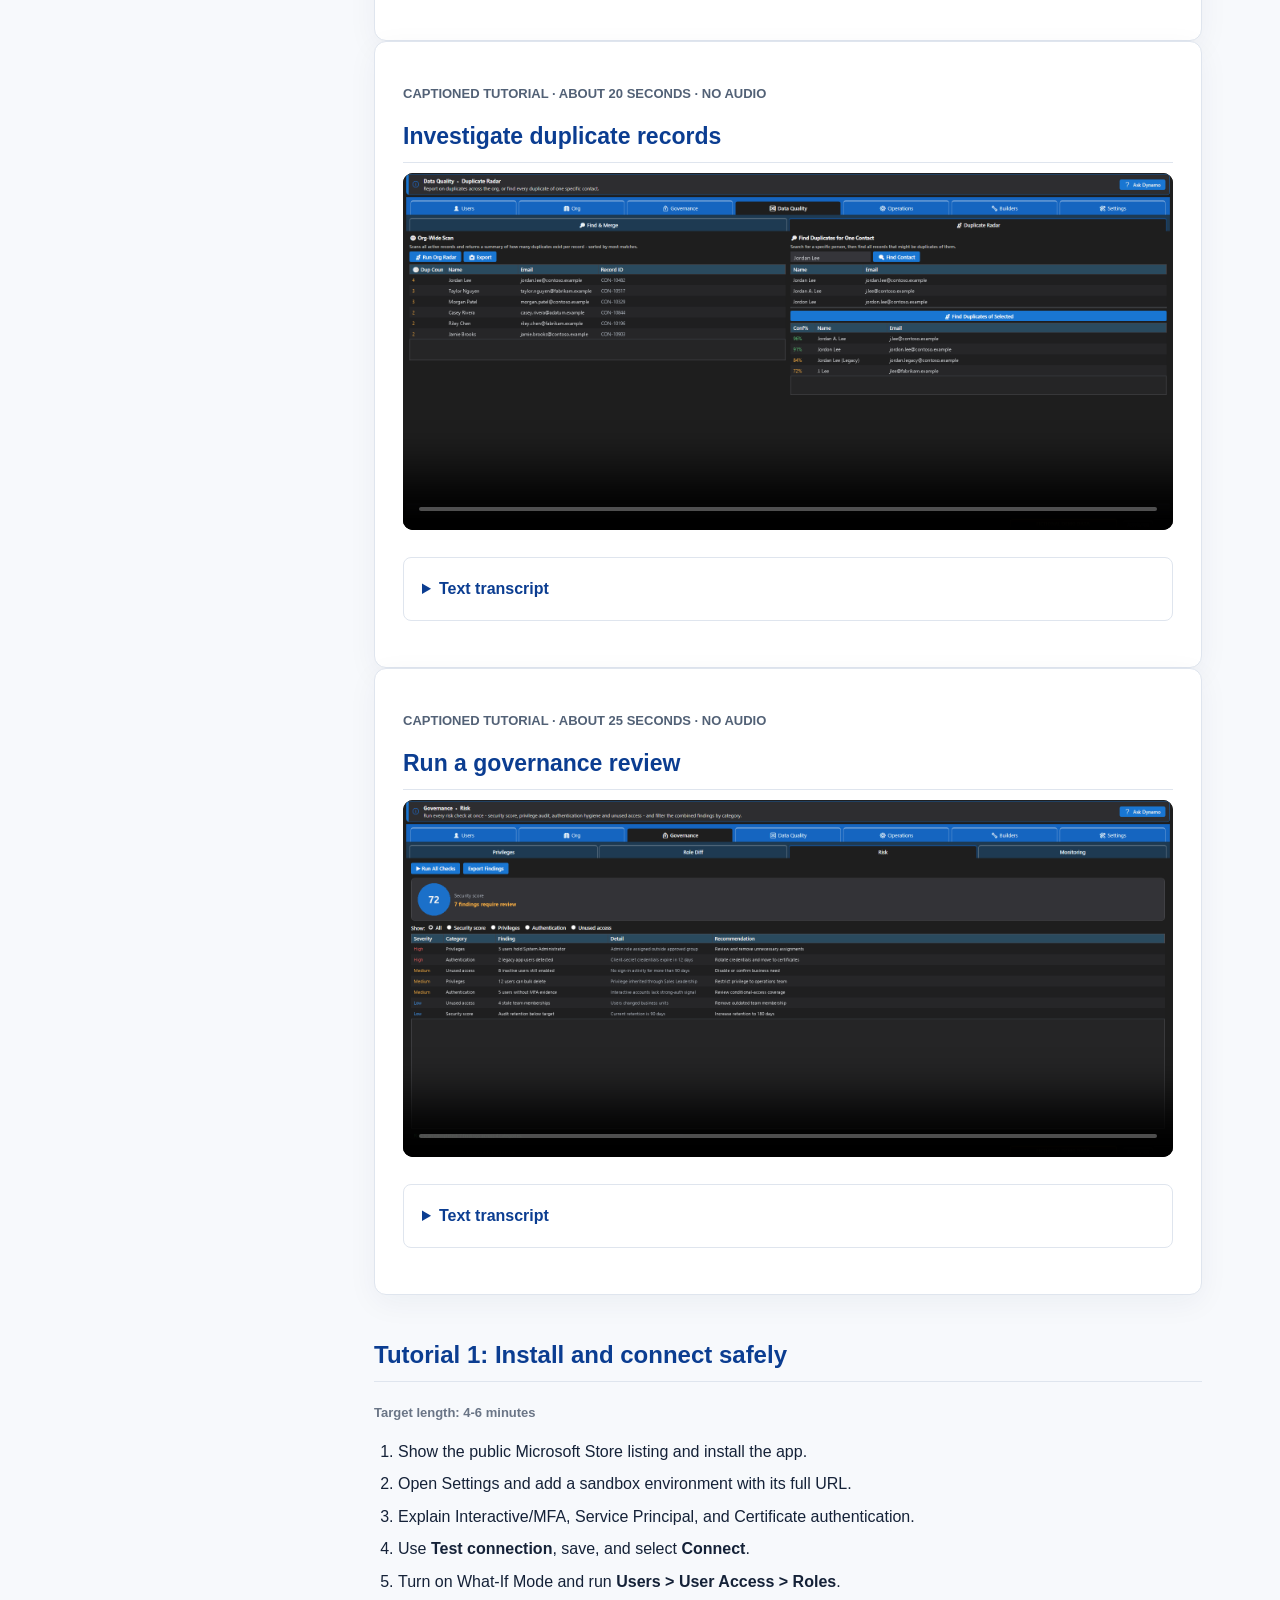
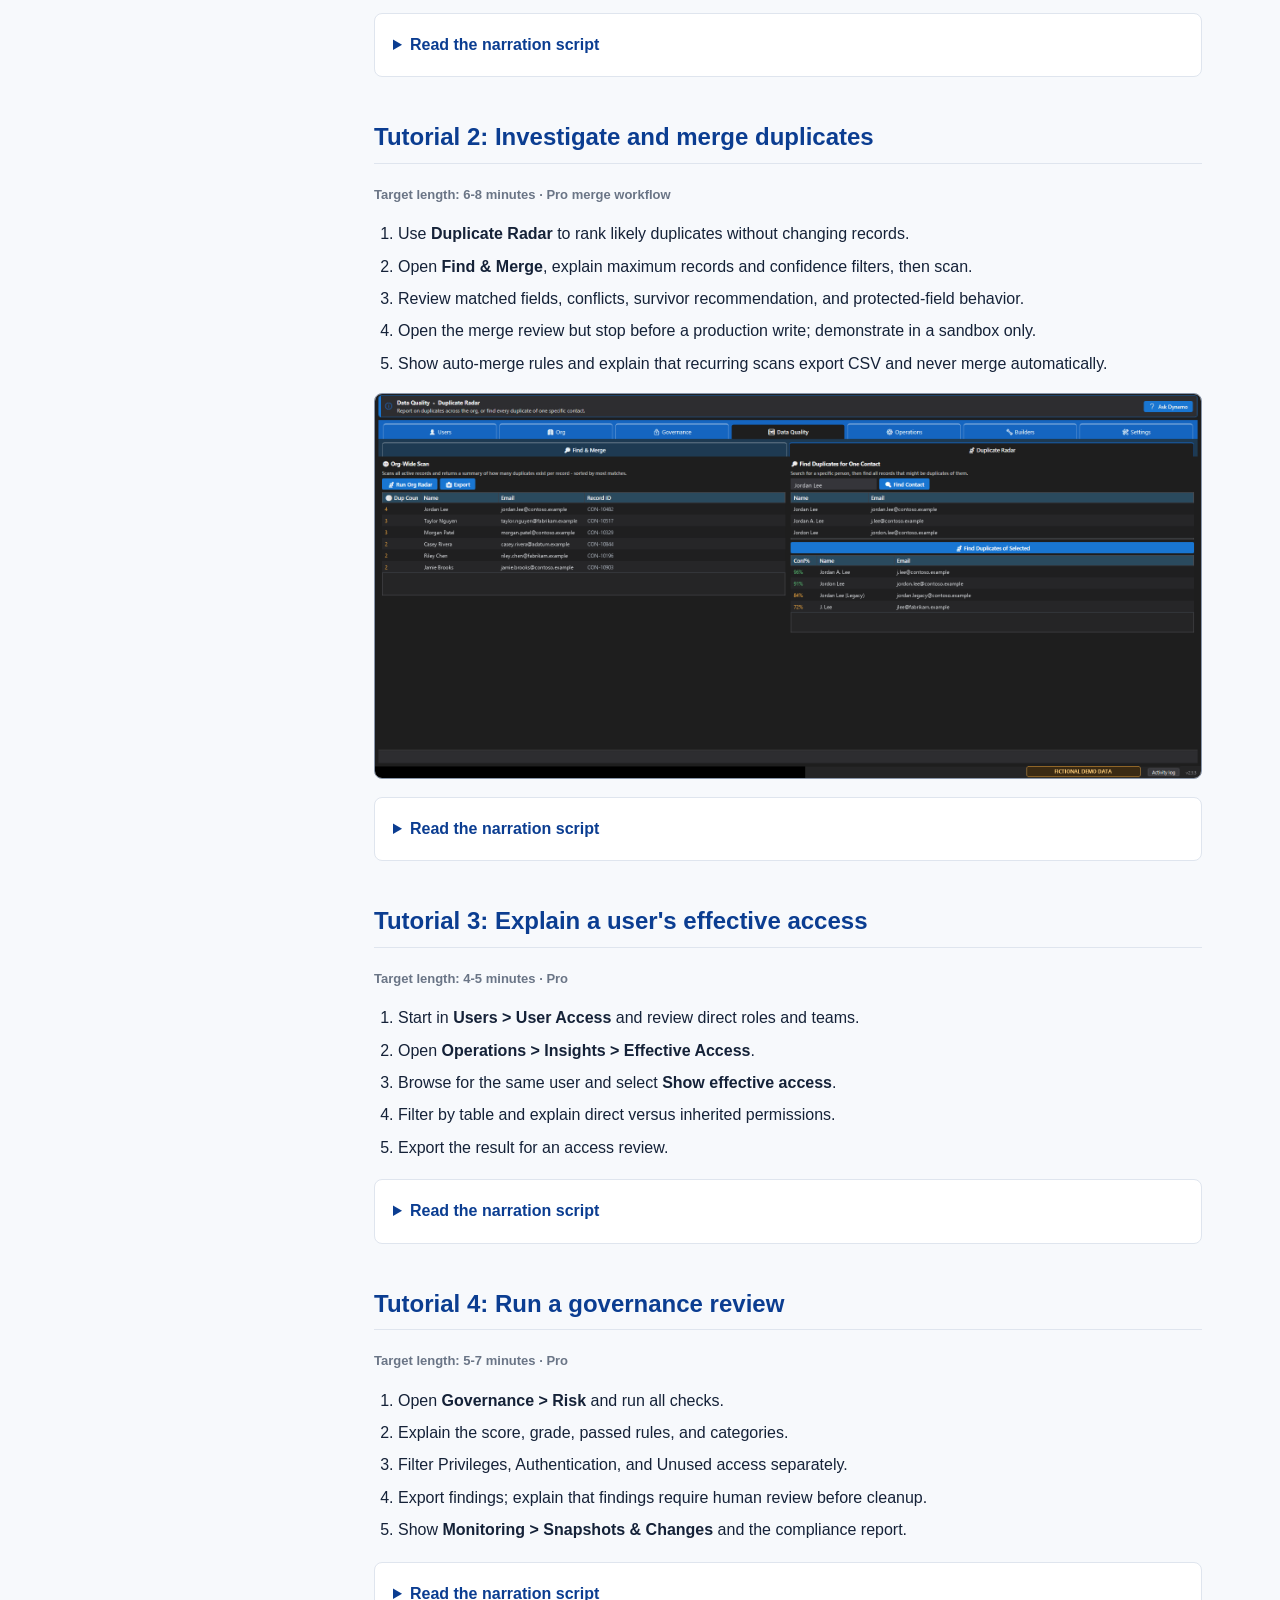
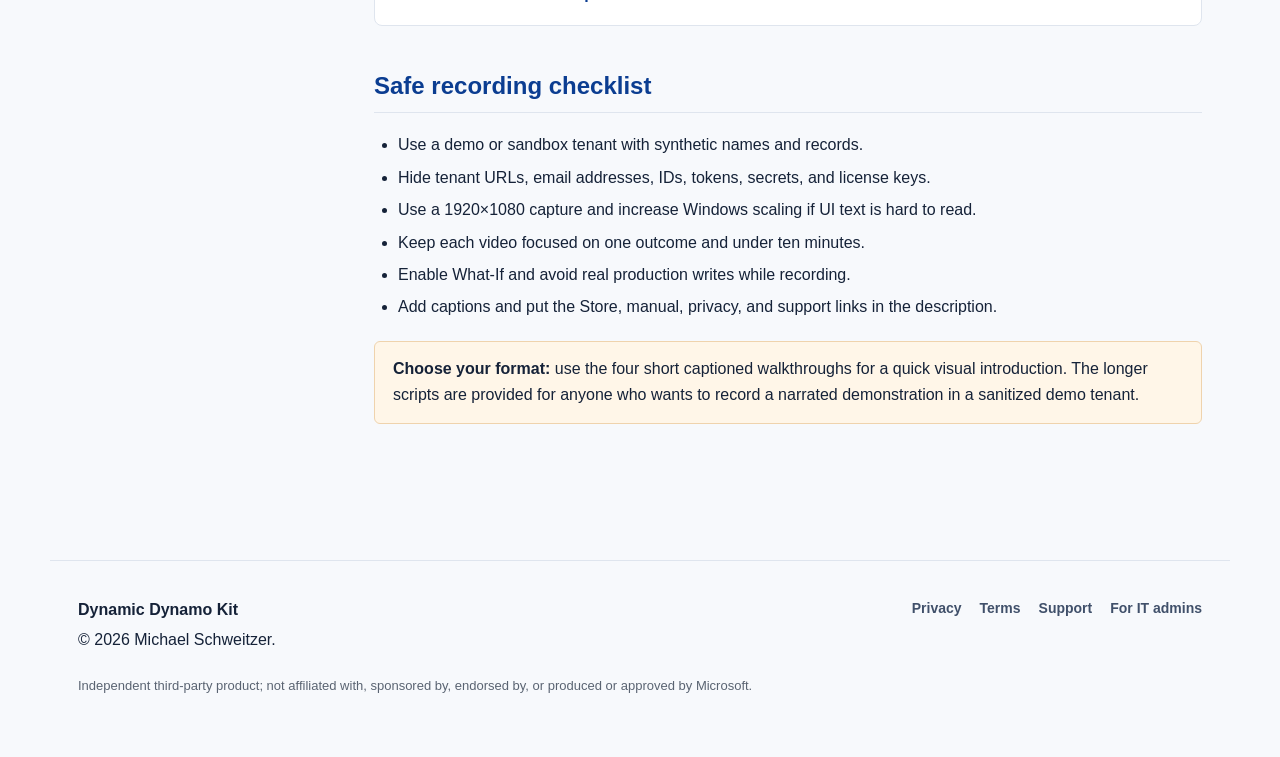
<file: tutorials.html>
<!DOCTYPE html>
<html lang="en">
<head>
<meta charset="UTF-8"><meta name="viewport" content="width=device-width, initial-scale=1.0">
<meta name="description" content="Captioned Dynamic Dynamo Kit walkthroughs and ready-to-record tutorial scripts.">
<title>Tutorials - Dynamic Dynamo Kit</title><link rel="stylesheet" href="style.css">
</head>
<body class="docs-page">
<a class="skip-link" href="#main-content">Skip to main content</a>
<header class="site-header">
  <a class="brand" href="index.html">Dynamic <span class="accent">Dynamo</span> Kit</a>
  <nav aria-label="Main navigation"><a href="quick-start.html">Quick start</a><a href="user-manual.html">Manual</a><a href="tutorials.html">Tutorials</a><a href="blog.html">Blog</a></nav>
</header>
<main id="main-content" class="docs-shell">
  <nav class="docs-nav" aria-label="Tutorial sections">
    <strong>Tutorials</strong><a href="#overview">Product overview</a><a href="#connect">Install and connect</a>
    <a href="#duplicates">Duplicate cleanup</a><a href="#access">Effective access</a>
    <a href="#governance">Governance review</a><a href="#recording">Recording checklist</a>
  </nav>
  <article class="docs-content">
    <p class="eyebrow">Watch and record</p><h1>Video tutorials</h1>
    <p class="lead">Start with the captioned product overview, then use the short, ready-to-record
      scripts below for focused walkthroughs. The scripts avoid customer data and production writes.</p>

    <section id="overview" class="tutorial-card">
      <p class="article-meta">CAPTIONED OVERVIEW &middot; ABOUT 40 SECONDS &middot; NO AUDIO</p>
      <h2>Dynamic Dynamo Kit feature tour</h2>
      <video aria-label="Dynamic Dynamo Kit captioned feature tour" controls preload="metadata" poster="assets/screenshots/01-roles.png">
        <source src="assets/videos/dynamic-dynamo-kit-demo.mp4" type="video/mp4">
        Your browser does not support embedded video. <a href="assets/videos/dynamic-dynamo-kit-demo.mp4">Download the MP4</a>.
      </video>
      <p><a class="text-link" href="assets/videos/dynamic-dynamo-kit-demo.mp4" download>Download the captioned overview MP4 &rarr;</a></p>
      <details class="script"><summary>Text transcript</summary>
        <p>Dynamic Dynamo Kit is a native Dynamics 365 and Dataverse administration app. The tour
          shows Users and Roles, Duplicate Radar, Find and Merge, Effective Access, Governance
          Risk, Microsoft license overview, Role Reports, and Pro activation. The Free tier
          includes core workflows; screens marked Pro require an active trial or Pro license.</p>
      </details>
    </section>

    <section class="tutorial-card">
      <p class="article-meta">CAPTIONED TUTORIAL &middot; ABOUT 25 SECONDS &middot; NO AUDIO</p>
      <h2>Understand user access</h2>
      <video aria-label="Captioned user access tutorial" controls preload="metadata" poster="assets/screenshots/04-effective-access.png">
        <source src="assets/videos/tutorial-access-review.mp4" type="video/mp4">
        <a href="assets/videos/tutorial-access-review.mp4">Download the user access tutorial</a>.
      </video>
      <details class="script"><summary>Text transcript</summary><p>Find the user and load direct
        roles, teams, and business-unit context. Calculate effective access to combine direct and
        inherited permissions. Use role reports to review and export the evidence.</p></details>
    </section>
    <section class="tutorial-card">
      <p class="article-meta">CAPTIONED TUTORIAL &middot; ABOUT 20 SECONDS &middot; NO AUDIO</p>
      <h2>Investigate duplicate records</h2>
      <video aria-label="Captioned duplicate investigation tutorial" controls preload="metadata" poster="assets/screenshots/02-duplicate-radar.png">
        <source src="assets/videos/tutorial-duplicate-cleanup.mp4" type="video/mp4">
        <a href="assets/videos/tutorial-duplicate-cleanup.mp4">Download the duplicate cleanup tutorial</a>.
      </video>
      <details class="script"><summary>Text transcript</summary><p>Begin with Duplicate Radar to
        rank likely matches without changing data. In Find and Merge, review confidence, survivor
        reasoning, and every conflict before confirming a merge.</p></details>
    </section>
    <section class="tutorial-card">
      <p class="article-meta">CAPTIONED TUTORIAL &middot; ABOUT 25 SECONDS &middot; NO AUDIO</p>
      <h2>Run a governance review</h2>
      <video aria-label="Captioned governance review tutorial" controls preload="metadata" poster="assets/screenshots/05-governance-risk.png">
        <source src="assets/videos/tutorial-governance-review.mp4" type="video/mp4">
        <a href="assets/videos/tutorial-governance-review.mp4">Download the governance tutorial</a>.
      </video>
      <details class="script"><summary>Text transcript</summary><p>Run all governance risk checks,
        filter Privileges, Authentication, and Unused access, review sensitive role assignments with
                Role Reports, and review Microsoft license posture before exporting findings.</p></details>
    </section>

    <h2 id="connect">Tutorial 1: Install and connect safely</h2>
    <p class="article-meta">Target length: 4-6 minutes</p>
    <ol>
      <li>Show the public Microsoft Store listing and install the app.</li>
      <li>Open Settings and add a sandbox environment with its full URL.</li>
      <li>Explain Interactive/MFA, Service Principal, and Certificate authentication.</li>
      <li>Use <strong>Test connection</strong>, save, and select <strong>Connect</strong>.</li>
      <li>Turn on What-If Mode and run <strong>Users &gt; User Access &gt; Roles</strong>.</li>
    </ol>
    <details class="script"><summary>Read the narration script</summary>
      <p>"In this tutorial, we will install Dynamic Dynamo Kit and connect a sandbox without making
        any Dataverse changes. The app is free to install from Microsoft Store. On first launch,
        open Settings and add the full environment URL. Interactive mode is the right choice for a
        normal administrator who uses MFA. Service principal and certificate modes are intended for
        configured app registrations. Test the connection before saving. Once connected, enable
        What-If Mode and open Users, User Access, Roles. Find a user and load roles. You have now
        verified the connection with a read-only workflow."</p>
    </details>

    <h2 id="duplicates">Tutorial 2: Investigate and merge duplicates</h2>
    <p class="article-meta">Target length: 6-8 minutes &middot; Pro merge workflow</p>
    <ol>
      <li>Use <strong>Duplicate Radar</strong> to rank likely duplicates without changing records.</li>
      <li>Open <strong>Find &amp; Merge</strong>, explain maximum records and confidence filters, then scan.</li>
      <li>Review matched fields, conflicts, survivor recommendation, and protected-field behavior.</li>
      <li>Open the merge review but stop before a production write; demonstrate in a sandbox only.</li>
      <li>Show auto-merge rules and explain that recurring scans export CSV and never merge automatically.</li>
    </ol>
    <img class="doc-image" src="assets/screenshots/02-duplicate-radar.png" alt="Duplicate Radar screen with organization-wide and contact-specific searches">
    <details class="script"><summary>Read the narration script</summary>
      <p>"Duplicate cleanup should begin with investigation, not merging. Duplicate Radar is the
        read-only starting point. It shows records with likely duplicates and lets you inspect one
        contact. In Pro, Find and Merge adds confidence filters, match profiles, survivor
        recommendations, and conflict review. Before you merge, verify the environment, open each
        candidate, review the recommended survivor, and resolve every field conflict. Protected
        fields can force manual review. Scheduled scans create findings for review; they do not
        perform unattended merges. Always keep an independent Dataverse backup."</p>
    </details>

    <h2 id="access">Tutorial 3: Explain a user's effective access</h2>
    <p class="article-meta">Target length: 4-5 minutes &middot; Pro</p>
    <ol>
      <li>Start in <strong>Users &gt; User Access</strong> and review direct roles and teams.</li>
      <li>Open <strong>Operations &gt; Insights &gt; Effective Access</strong>.</li>
      <li>Browse for the same user and select <strong>Show effective access</strong>.</li>
      <li>Filter by table and explain direct versus inherited permissions.</li>
      <li>Export the result for an access review.</li>
    </ol>
    <details class="script"><summary>Read the narration script</summary>
      <p>"A direct role list does not always explain what a person can really do because team
        membership adds inherited access. Start with User Access to see the direct assignments.
        Then open Effective Access, choose the same person, and calculate their combined
        permissions. Filter to the table under investigation and use the source information to
        trace where the access came from. The result is read-only and can be exported for review."</p>
    </details>

    <h2 id="governance">Tutorial 4: Run a governance review</h2>
    <p class="article-meta">Target length: 5-7 minutes &middot; Pro</p>
    <ol>
      <li>Open <strong>Governance &gt; Risk</strong> and run all checks.</li>
      <li>Explain the score, grade, passed rules, and categories.</li>
      <li>Filter Privileges, Authentication, and Unused access separately.</li>
      <li>Export findings; explain that findings require human review before cleanup.</li>
      <li>Show <strong>Monitoring &gt; Snapshots &amp; Changes</strong> and the compliance report.</li>
    </ol>
    <details class="script"><summary>Read the narration script</summary>
      <p>"The Risk screen combines several security checks into one review. Run all checks, then
        use the category filters instead of treating the score as the whole story. Privileges can
        reveal broad access, Authentication highlights sign-in and service-account hygiene, and
        Unused access identifies cleanup candidates. Export the findings and validate each item
        with its owner. The toolkit reports evidence; it does not replace your organization's
        approval process. Snapshots and Changes help you compare posture over time."</p>
    </details>

    <h2 id="recording">Safe recording checklist</h2>
    <ul>
      <li>Use a demo or sandbox tenant with synthetic names and records.</li>
      <li>Hide tenant URLs, email addresses, IDs, tokens, secrets, and license keys.</li>
      <li>Use a 1920×1080 capture and increase Windows scaling if UI text is hard to read.</li>
      <li>Keep each video focused on one outcome and under ten minutes.</li>
      <li>Enable What-If and avoid real production writes while recording.</li>
      <li>Add captions and put the Store, manual, privacy, and support links in the description.</li>
    </ul>
    <div class="callout"><strong>Choose your format:</strong> use the four short captioned
      walkthroughs for a quick visual introduction. The longer scripts are provided for anyone
      who wants to record a narrated demonstration in a sanitized demo tenant.</div>
  </article>
</main>
<footer class="site-footer">
  <div><strong>Dynamic Dynamo Kit</strong><p>&copy; 2026 Michael Schweitzer.</p></div>
  <nav aria-label="Legal and support"><a href="privacy-policy.html">Privacy</a><a href="terms-of-use.html">Terms</a><a href="support.html">Support</a><a href="it-admins.html">For IT admins</a></nav>
  <p class="disclaimer">Independent third-party product; not affiliated with, sponsored by, endorsed by, or produced or approved by Microsoft.</p>
</footer>
</body>
</html>
</file>
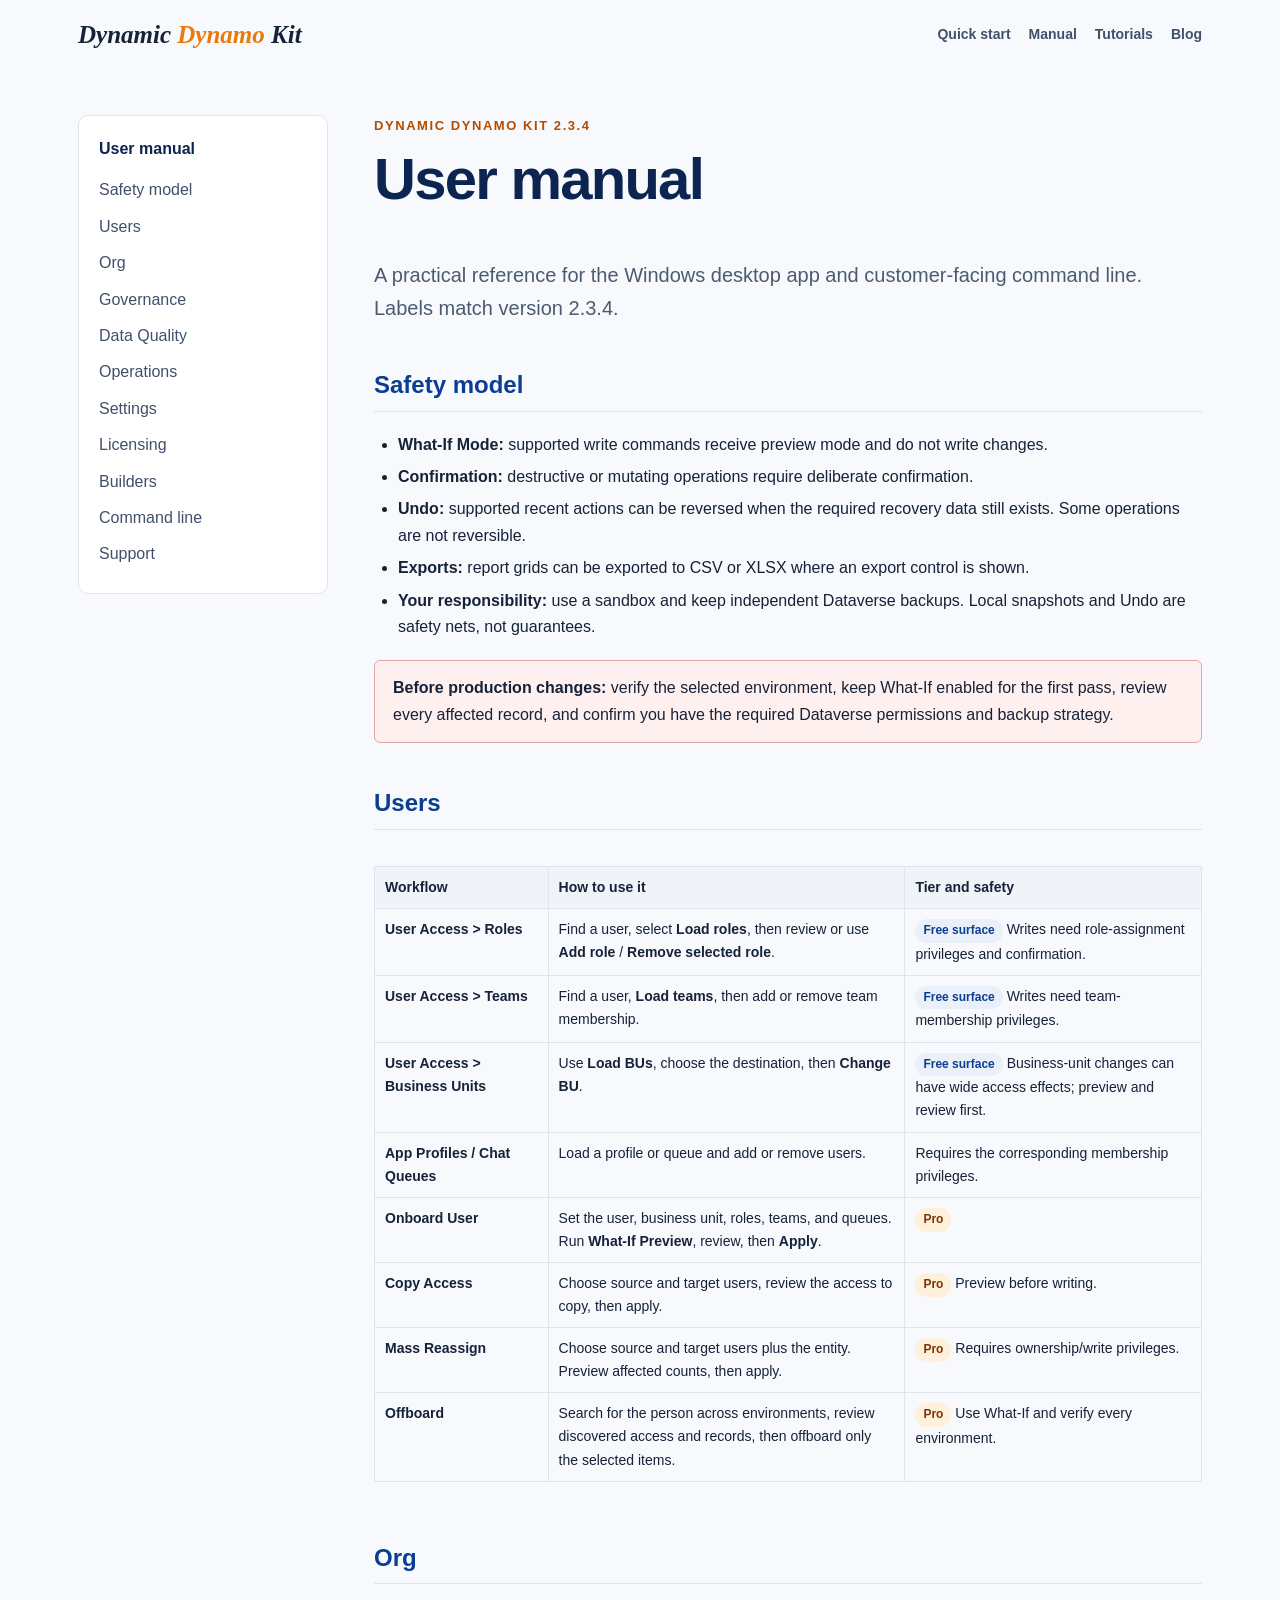
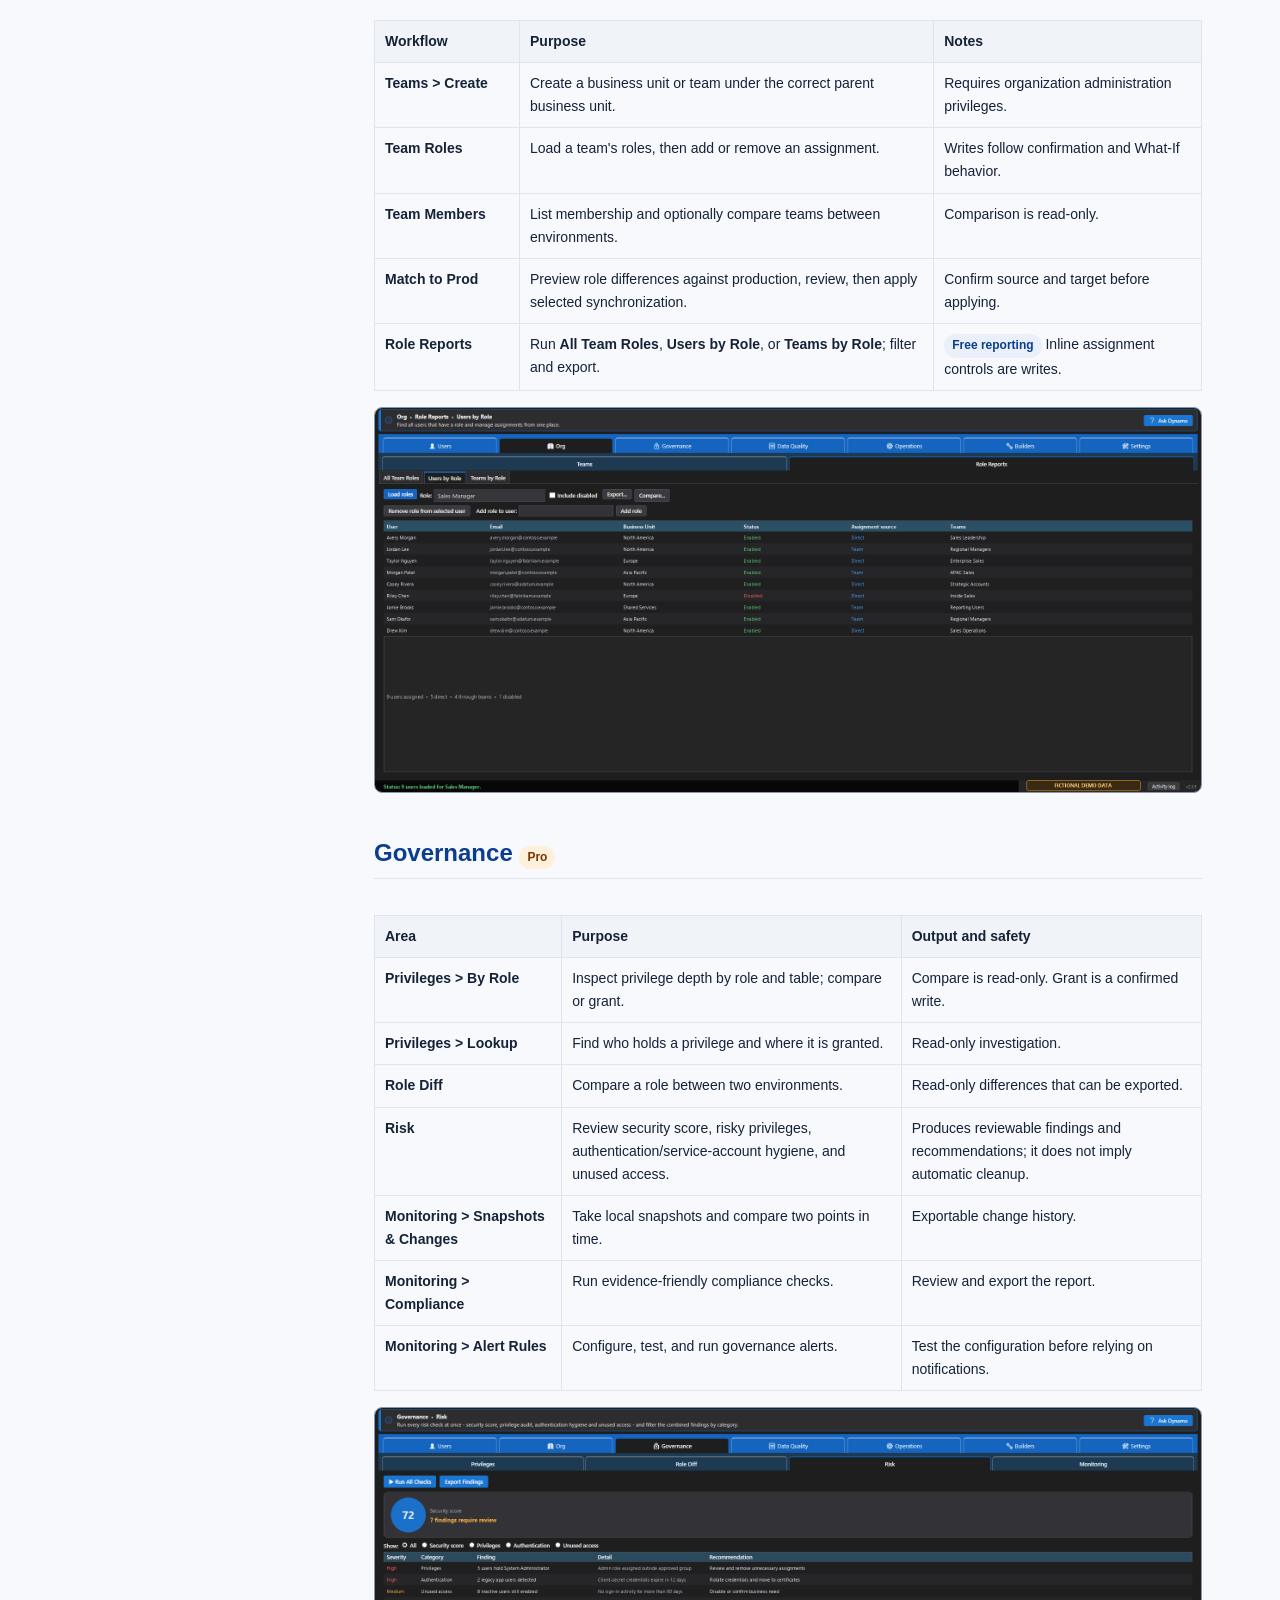
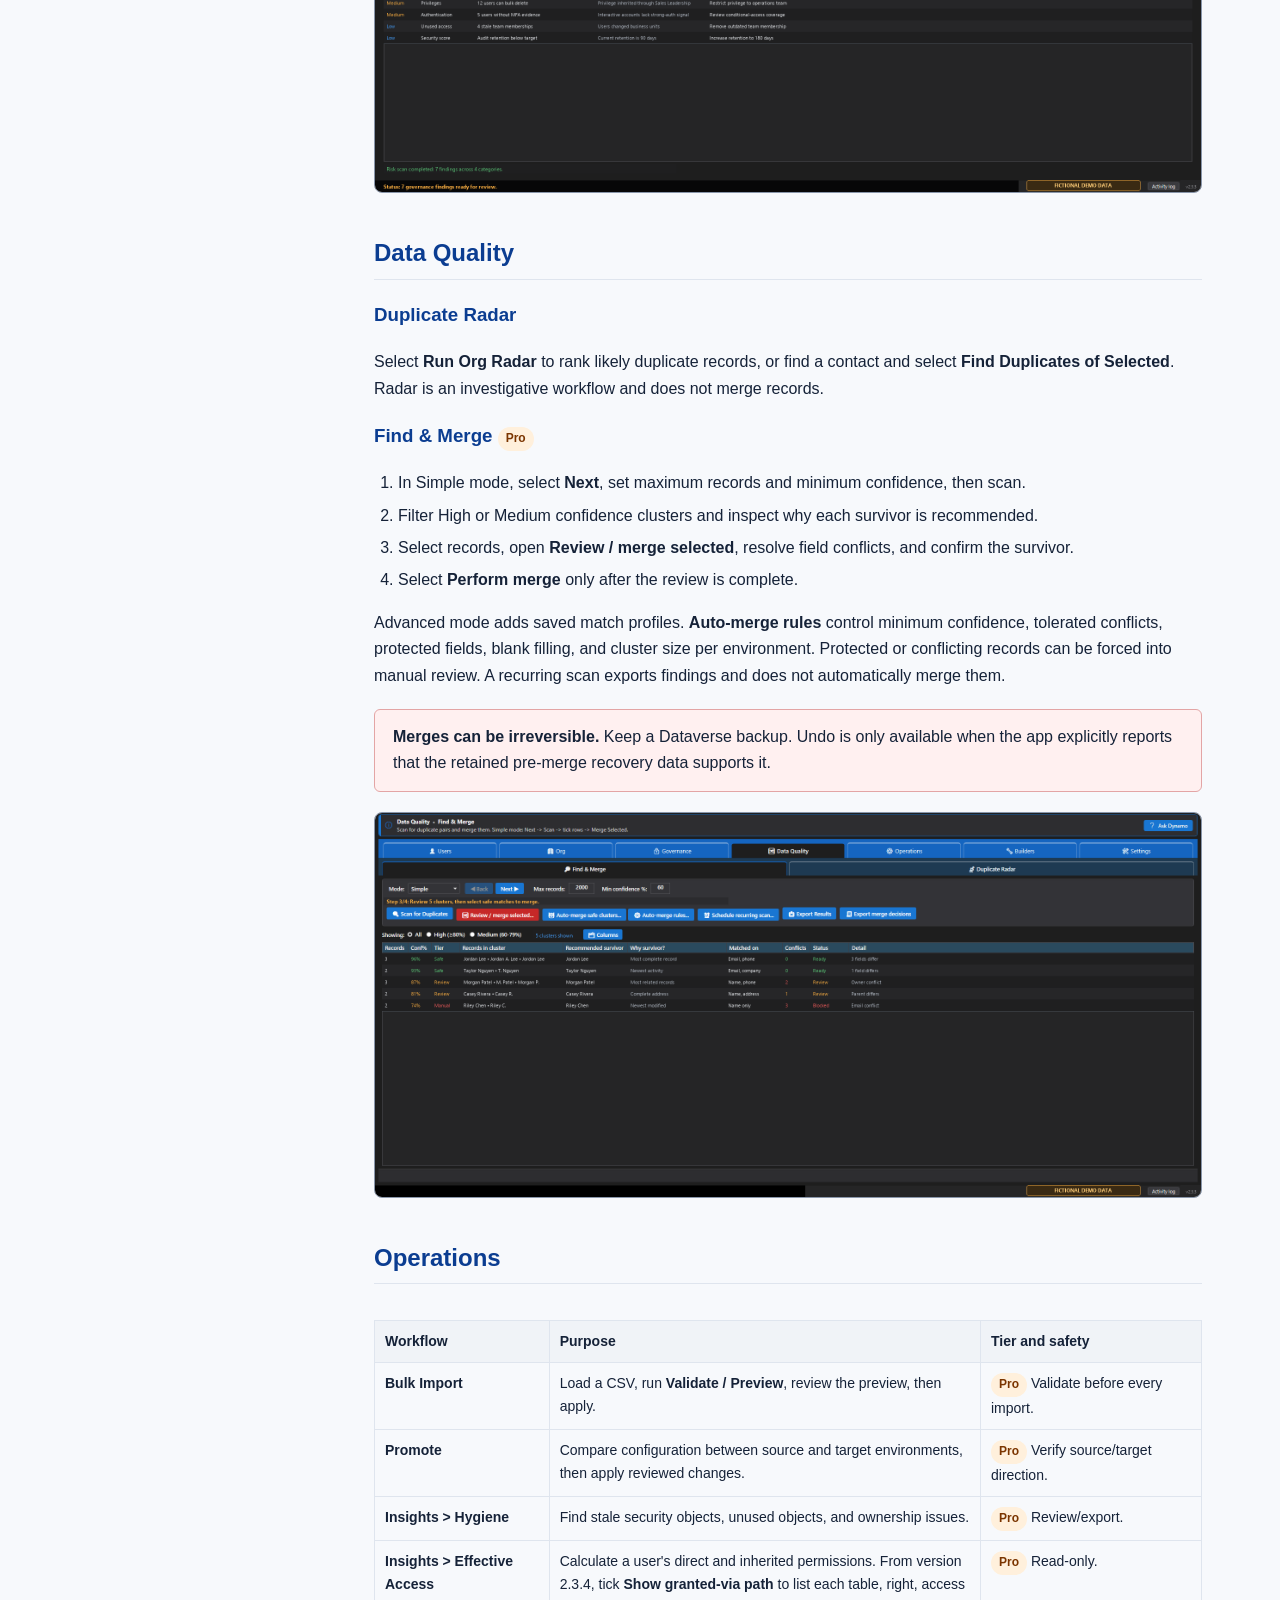
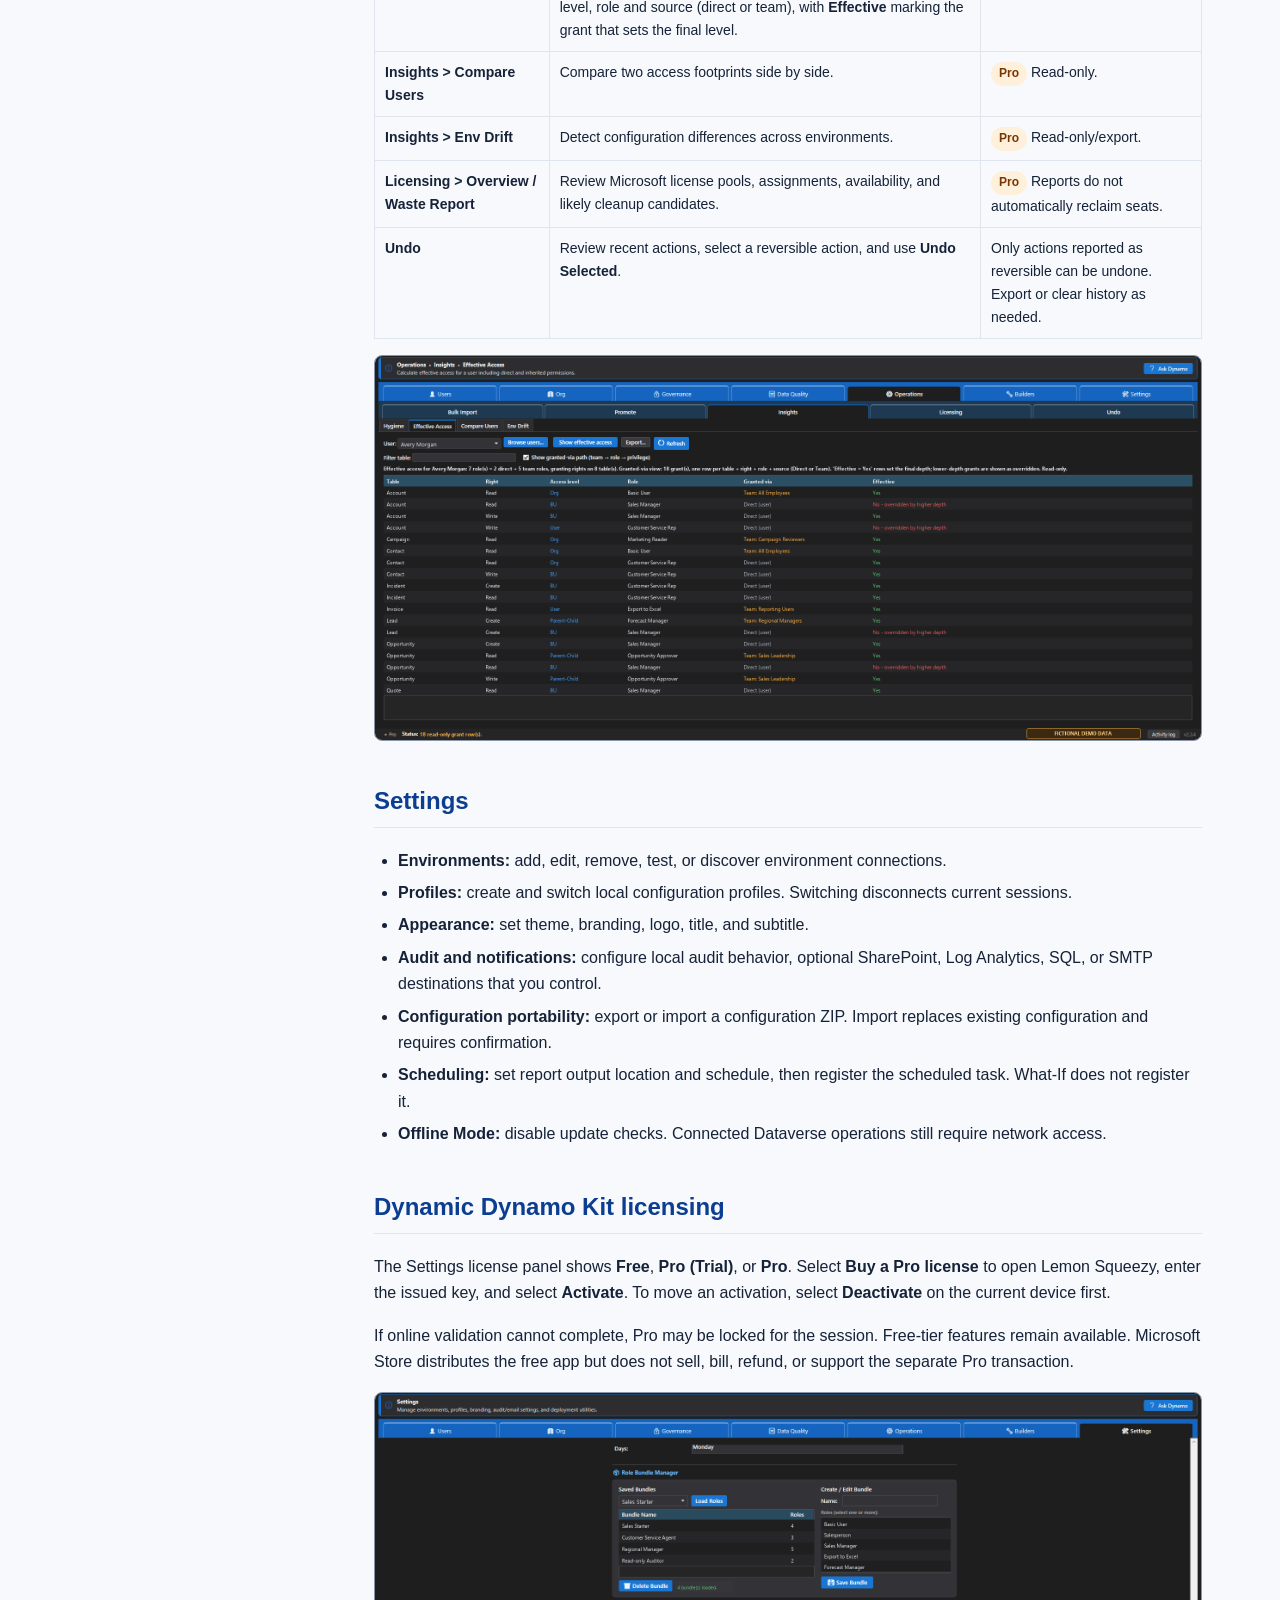
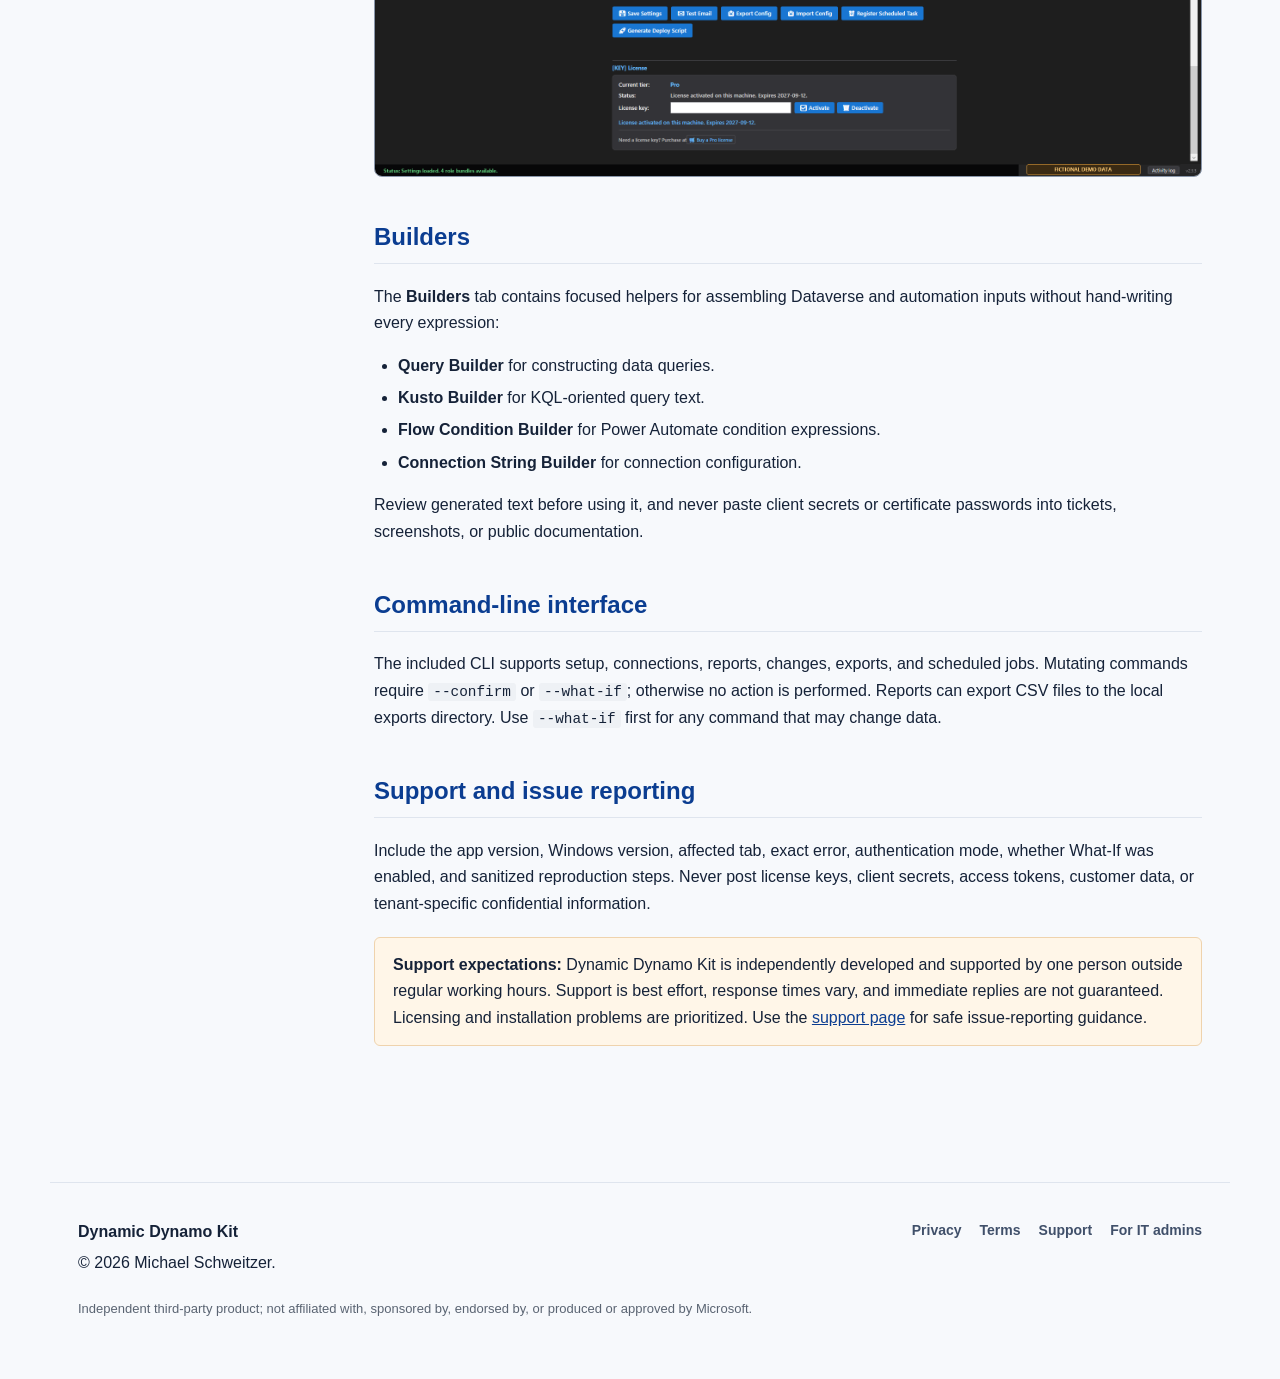
<file: user-manual.html>
<!DOCTYPE html>
<html lang="en">
<head>
<meta charset="UTF-8"><meta name="viewport" content="width=device-width, initial-scale=1.0">
<meta name="description" content="Detailed Dynamic Dynamo Kit 2.3.4 user manual for Dynamics 365 and Dataverse administrators.">
<title>User Manual - Dynamic Dynamo Kit</title><link rel="stylesheet" href="style.css">
</head>
<body class="docs-page">
<a class="skip-link" href="#main-content">Skip to main content</a>
<header class="site-header">
  <a class="brand" href="index.html">Dynamic <span class="accent">Dynamo</span> Kit</a>
  <nav aria-label="Main navigation"><a href="quick-start.html">Quick start</a><a href="user-manual.html">Manual</a><a href="tutorials.html">Tutorials</a><a href="blog.html">Blog</a></nav>
</header>
<main id="main-content" class="docs-shell">
  <nav class="docs-nav" aria-label="Manual sections">
    <strong>User manual</strong><a href="#safety">Safety model</a><a href="#users">Users</a>
    <a href="#org">Org</a><a href="#governance">Governance</a><a href="#data-quality">Data Quality</a>
    <a href="#operations">Operations</a><a href="#settings">Settings</a><a href="#licensing">Licensing</a>
    <a href="#builders">Builders</a><a href="#cli">Command line</a><a href="#support">Support</a>
  </nav>
  <article class="docs-content">
    <p class="eyebrow">Dynamic Dynamo Kit 2.3.4</p>
    <h1>User manual</h1>
    <p class="lead">A practical reference for the Windows desktop app and customer-facing command
      line. Labels match version 2.3.4.</p>

    <h2 id="safety">Safety model</h2>
    <ul>
      <li><strong>What-If Mode:</strong> supported write commands receive preview mode and do not write changes.</li>
      <li><strong>Confirmation:</strong> destructive or mutating operations require deliberate confirmation.</li>
      <li><strong>Undo:</strong> supported recent actions can be reversed when the required recovery data still exists. Some operations are not reversible.</li>
      <li><strong>Exports:</strong> report grids can be exported to CSV or XLSX where an export control is shown.</li>
      <li><strong>Your responsibility:</strong> use a sandbox and keep independent Dataverse backups. Local snapshots and Undo are safety nets, not guarantees.</li>
    </ul>
    <div class="warning"><strong>Before production changes:</strong> verify the selected environment,
      keep What-If enabled for the first pass, review every affected record, and confirm you have
      the required Dataverse permissions and backup strategy.</div>

    <h2 id="users">Users</h2>
    <div class="table-scroll" role="region" tabindex="0" aria-label="Users workflows"><table class="feature-table">
      <thead><tr><th>Workflow</th><th>How to use it</th><th>Tier and safety</th></tr></thead>
      <tbody>
        <tr><td>User Access &gt; Roles</td><td>Find a user, select <strong>Load roles</strong>, then review or use <strong>Add role</strong> / <strong>Remove selected role</strong>.</td><td><span class="tier">Free surface</span> Writes need role-assignment privileges and confirmation.</td></tr>
        <tr><td>User Access &gt; Teams</td><td>Find a user, <strong>Load teams</strong>, then add or remove team membership.</td><td><span class="tier">Free surface</span> Writes need team-membership privileges.</td></tr>
        <tr><td>User Access &gt; Business Units</td><td>Use <strong>Load BUs</strong>, choose the destination, then <strong>Change BU</strong>.</td><td><span class="tier">Free surface</span> Business-unit changes can have wide access effects; preview and review first.</td></tr>
        <tr><td>App Profiles / Chat Queues</td><td>Load a profile or queue and add or remove users.</td><td>Requires the corresponding membership privileges.</td></tr>
        <tr><td>Onboard User</td><td>Set the user, business unit, roles, teams, and queues. Run <strong>What-If Preview</strong>, review, then <strong>Apply</strong>.</td><td><span class="tier pro">Pro</span></td></tr>
        <tr><td>Copy Access</td><td>Choose source and target users, review the access to copy, then apply.</td><td><span class="tier pro">Pro</span> Preview before writing.</td></tr>
        <tr><td>Mass Reassign</td><td>Choose source and target users plus the entity. Preview affected counts, then apply.</td><td><span class="tier pro">Pro</span> Requires ownership/write privileges.</td></tr>
        <tr><td>Offboard</td><td>Search for the person across environments, review discovered access and records, then offboard only the selected items.</td><td><span class="tier pro">Pro</span> Use What-If and verify every environment.</td></tr>
      </tbody>
    </table></div>

    <h2 id="org">Org</h2>
    <div class="table-scroll" role="region" tabindex="0" aria-label="Organization workflows"><table class="feature-table">
      <thead><tr><th>Workflow</th><th>Purpose</th><th>Notes</th></tr></thead>
      <tbody>
        <tr><td>Teams &gt; Create</td><td>Create a business unit or team under the correct parent business unit.</td><td>Requires organization administration privileges.</td></tr>
        <tr><td>Team Roles</td><td>Load a team's roles, then add or remove an assignment.</td><td>Writes follow confirmation and What-If behavior.</td></tr>
        <tr><td>Team Members</td><td>List membership and optionally compare teams between environments.</td><td>Comparison is read-only.</td></tr>
        <tr><td>Match to Prod</td><td>Preview role differences against production, review, then apply selected synchronization.</td><td>Confirm source and target before applying.</td></tr>
        <tr><td>Role Reports</td><td>Run <strong>All Team Roles</strong>, <strong>Users by Role</strong>, or <strong>Teams by Role</strong>; filter and export.</td><td><span class="tier">Free reporting</span> Inline assignment controls are writes.</td></tr>
      </tbody>
    </table></div>
    <img class="doc-image" src="assets/screenshots/07-role-reports.png" alt="Org Role Reports Users by Role screen">

    <h2 id="governance">Governance <span class="tier pro">Pro</span></h2>
    <div class="table-scroll" role="region" tabindex="0" aria-label="Governance workflows"><table class="feature-table">
      <thead><tr><th>Area</th><th>Purpose</th><th>Output and safety</th></tr></thead>
      <tbody>
        <tr><td>Privileges &gt; By Role</td><td>Inspect privilege depth by role and table; compare or grant.</td><td>Compare is read-only. Grant is a confirmed write.</td></tr>
        <tr><td>Privileges &gt; Lookup</td><td>Find who holds a privilege and where it is granted.</td><td>Read-only investigation.</td></tr>
        <tr><td>Role Diff</td><td>Compare a role between two environments.</td><td>Read-only differences that can be exported.</td></tr>
        <tr><td>Risk</td><td>Review security score, risky privileges, authentication/service-account hygiene, and unused access.</td><td>Produces reviewable findings and recommendations; it does not imply automatic cleanup.</td></tr>
        <tr><td>Monitoring &gt; Snapshots &amp; Changes</td><td>Take local snapshots and compare two points in time.</td><td>Exportable change history.</td></tr>
        <tr><td>Monitoring &gt; Compliance</td><td>Run evidence-friendly compliance checks.</td><td>Review and export the report.</td></tr>
        <tr><td>Monitoring &gt; Alert Rules</td><td>Configure, test, and run governance alerts.</td><td>Test the configuration before relying on notifications.</td></tr>
      </tbody>
    </table></div>
    <img class="doc-image" src="assets/screenshots/05-governance-risk.png" alt="Governance Risk screen with security score and findings filters">

    <h2 id="data-quality">Data Quality</h2>
    <h3>Duplicate Radar</h3>
    <p>Select <strong>Run Org Radar</strong> to rank likely duplicate records, or find a contact and
      select <strong>Find Duplicates of Selected</strong>. Radar is an investigative workflow and
      does not merge records.</p>
    <h3>Find &amp; Merge <span class="tier pro">Pro</span></h3>
    <ol>
      <li>In Simple mode, select <strong>Next</strong>, set maximum records and minimum confidence, then scan.</li>
      <li>Filter High or Medium confidence clusters and inspect why each survivor is recommended.</li>
      <li>Select records, open <strong>Review / merge selected</strong>, resolve field conflicts, and confirm the survivor.</li>
      <li>Select <strong>Perform merge</strong> only after the review is complete.</li>
    </ol>
    <p>Advanced mode adds saved match profiles. <strong>Auto-merge rules</strong> control minimum
      confidence, tolerated conflicts, protected fields, blank filling, and cluster size per
      environment. Protected or conflicting records can be forced into manual review. A recurring
      scan exports findings and does not automatically merge them.</p>
    <div class="warning"><strong>Merges can be irreversible.</strong> Keep a Dataverse backup.
      Undo is only available when the app explicitly reports that the retained pre-merge recovery
      data supports it.</div>
    <img class="doc-image" src="assets/screenshots/03-find-merge.png" alt="Find and Merge screen showing scan, review, auto-merge rules, scheduling, and export controls">

    <h2 id="operations">Operations</h2>
    <div class="table-scroll" role="region" tabindex="0" aria-label="Operations workflows"><table class="feature-table">
      <thead><tr><th>Workflow</th><th>Purpose</th><th>Tier and safety</th></tr></thead>
      <tbody>
        <tr><td>Bulk Import</td><td>Load a CSV, run <strong>Validate / Preview</strong>, review the preview, then apply.</td><td><span class="tier pro">Pro</span> Validate before every import.</td></tr>
        <tr><td>Promote</td><td>Compare configuration between source and target environments, then apply reviewed changes.</td><td><span class="tier pro">Pro</span> Verify source/target direction.</td></tr>
        <tr><td>Insights &gt; Hygiene</td><td>Find stale security objects, unused objects, and ownership issues.</td><td><span class="tier pro">Pro</span> Review/export.</td></tr>
        <tr><td>Insights &gt; Effective Access</td><td>Calculate a user's direct and inherited permissions. From version 2.3.4, tick <strong>Show granted-via path</strong> to list each table, right, access level, role and source (direct or team), with <strong>Effective</strong> marking the grant that sets the final level.</td><td><span class="tier pro">Pro</span> Read-only.</td></tr>
        <tr><td>Insights &gt; Compare Users</td><td>Compare two access footprints side by side.</td><td><span class="tier pro">Pro</span> Read-only.</td></tr>
        <tr><td>Insights &gt; Env Drift</td><td>Detect configuration differences across environments.</td><td><span class="tier pro">Pro</span> Read-only/export.</td></tr>
        <tr><td>Licensing &gt; Overview / Waste Report</td><td>Review Microsoft license pools, assignments, availability, and likely cleanup candidates.</td><td><span class="tier pro">Pro</span> Reports do not automatically reclaim seats.</td></tr>
        <tr><td>Undo</td><td>Review recent actions, select a reversible action, and use <strong>Undo Selected</strong>.</td><td>Only actions reported as reversible can be undone. Export or clear history as needed.</td></tr>
      </tbody>
    </table></div>
    <img class="doc-image" src="assets/screenshots/04-effective-access.png" alt="Operations Insights Effective Access screen showing the granted-via path view">

    <h2 id="settings">Settings</h2>
    <ul>
      <li><strong>Environments:</strong> add, edit, remove, test, or discover environment connections.</li>
      <li><strong>Profiles:</strong> create and switch local configuration profiles. Switching disconnects current sessions.</li>
      <li><strong>Appearance:</strong> set theme, branding, logo, title, and subtitle.</li>
      <li><strong>Audit and notifications:</strong> configure local audit behavior, optional SharePoint, Log Analytics, SQL, or SMTP destinations that you control.</li>
      <li><strong>Configuration portability:</strong> export or import a configuration ZIP. Import replaces existing configuration and requires confirmation.</li>
      <li><strong>Scheduling:</strong> set report output location and schedule, then register the scheduled task. What-If does not register it.</li>
      <li><strong>Offline Mode:</strong> disable update checks. Connected Dataverse operations still require network access.</li>
    </ul>

    <h2 id="licensing">Dynamic Dynamo Kit licensing</h2>
    <p>The Settings license panel shows <strong>Free</strong>, <strong>Pro (Trial)</strong>, or
      <strong>Pro</strong>. Select <strong>Buy a Pro license</strong> to open Lemon Squeezy,
      enter the issued key, and select <strong>Activate</strong>. To move an activation, select
      <strong>Deactivate</strong> on the current device first.</p>
    <p>If online validation cannot complete, Pro may be locked for the session. Free-tier features
      remain available. Microsoft Store distributes the free app but does not sell, bill, refund, or
      support the separate Pro transaction.</p>
    <img class="doc-image" src="assets/screenshots/08-license.png" alt="Settings license section with activate, deactivate, and Buy a Pro license controls">

    <h2 id="builders">Builders</h2>
    <p>The <strong>Builders</strong> tab contains focused helpers for assembling Dataverse and
      automation inputs without hand-writing every expression:</p>
    <ul>
      <li><strong>Query Builder</strong> for constructing data queries.</li>
      <li><strong>Kusto Builder</strong> for KQL-oriented query text.</li>
      <li><strong>Flow Condition Builder</strong> for Power Automate condition expressions.</li>
      <li><strong>Connection String Builder</strong> for connection configuration.</li>
    </ul>
    <p>Review generated text before using it, and never paste client secrets or certificate
      passwords into tickets, screenshots, or public documentation.</p>

    <h2 id="cli">Command-line interface</h2>
    <p>The included CLI supports setup, connections, reports, changes, exports, and scheduled jobs.
      Mutating commands require <code>--confirm</code> or <code>--what-if</code>; otherwise no
      action is performed. Reports can export CSV files to the local exports directory. Use
      <code>--what-if</code> first for any command that may change data.</p>

    <h2 id="support">Support and issue reporting</h2>
    <p>Include the app version, Windows version, affected tab, exact error, authentication mode,
      whether What-If was enabled, and sanitized reproduction steps. Never post license keys,
      client secrets, access tokens, customer data, or tenant-specific confidential information.</p>
    <div class="callout"><strong>Support expectations:</strong> Dynamic Dynamo Kit is independently
      developed and supported by one person outside regular working hours. Support is best effort,
      response times vary, and immediate replies are not guaranteed. Licensing and installation
      problems are prioritized. Use the <a href="support.html">support page</a> for safe issue-reporting guidance.</div>
  </article>
</main>
<footer class="site-footer">
  <div><strong>Dynamic Dynamo Kit</strong><p>&copy; 2026 Michael Schweitzer.</p></div>
  <nav aria-label="Legal and support"><a href="privacy-policy.html">Privacy</a><a href="terms-of-use.html">Terms</a><a href="support.html">Support</a><a href="it-admins.html">For IT admins</a></nav>
  <p class="disclaimer">Independent third-party product; not affiliated with, sponsored by, endorsed by, or produced or approved by Microsoft.</p>
</footer>
</body>
</html>
</file>
<file: style.css>
:root {
  color-scheme: light;
  --ink: #152238;
  --muted: #526176;
  --navy: #0b2450;
  --blue: #0b3d91;
  --orange: #b34d00;
  --orange-bright: #e8790a;
  --paper: #ffffff;
  --canvas: #f7f9fc;
  --line: #dfe5ee;
}
* { box-sizing: border-box; }
html { scroll-behavior: smooth; }
body {
  max-width: 900px;
  margin: 0 auto;
  padding: 32px 24px 80px;
  color: var(--ink);
  background: #fafbfc;
  font: 16px/1.65 -apple-system, BlinkMacSystemFont, "Segoe UI", Roboto, Helvetica, Arial, sans-serif;
}
header:not(.site-header) {
  border-bottom: 3px solid var(--blue);
  padding-bottom: 16px;
  margin-bottom: 28px;
}
header h1 { margin: 0; font: italic 700 28px/1.2 "Palatino Linotype", Georgia, serif; }
header h1 .accent, .brand .accent { color: var(--orange-bright); }
header .tag { margin-top: 4px; color: #5a6472; font-size: 13px; font-style: italic; }
a { color: var(--blue); }
a:focus-visible, button:focus-visible { outline: 3px solid #ffb45b; outline-offset: 3px; }
nav.crumbs { display: flex; flex-wrap: wrap; gap: 8px 18px; margin-bottom: 24px; font-size: 14px; }
nav.crumbs a { text-decoration: none; }
nav.crumbs a:hover { text-decoration: underline; }
h2 { margin-top: 40px; padding-bottom: 6px; border-bottom: 1px solid var(--line); color: var(--blue); }
h3 { color: var(--blue); }
h4 { margin-bottom: 4px; }
code { padding: 1px 5px; border-radius: 3px; background: #eef1f5; font-size: 90%; }
table { width: 100%; margin: 16px 0; border-collapse: collapse; }
table th, table td { padding: 9px 10px; border: 1px solid var(--line); text-align: left; vertical-align: top; font-size: 14px; }
table th { background: #f0f3f7; }
.updated { margin-bottom: 24px; color: #5a6472; font-size: 13px; }
.callout, .warning, .tip {
  margin: 20px 0;
  padding: 14px 18px;
  border: 1px solid #efd3ad;
  border-radius: 6px;
  background: #fff6e8;
}
.warning { border-color: #e3a5a5; background: #fff0f0; }
.tip { border-color: #9fcbb2; background: #edf9f2; }
footer:not(.site-footer) {
  margin-top: 60px;
  padding-top: 16px;
  border-top: 1px solid var(--line);
  color: #5a6472;
  font-size: 13px;
}
ul, ol { padding-left: 24px; }
li + li { margin-top: 6px; }

.landing { max-width: none; margin: 0; padding: 0; color: var(--ink); background: var(--canvas); }
.site-header {
  display: flex;
  justify-content: space-between;
  align-items: center;
  gap: 24px;
  max-width: 1180px;
  margin: 0 auto;
  padding: 22px 28px;
}
.brand { color: var(--ink); font: italic 700 25px/1 "Palatino Linotype", Georgia, serif; text-decoration: none; }
.site-header nav, .site-footer nav { display: flex; flex-wrap: wrap; gap: 18px; }
.site-header nav a, .site-footer nav a { color: #40506a; font-size: 14px; font-weight: 700; text-decoration: none; }
.site-header nav a:hover, .site-footer nav a:hover { color: var(--blue); }
.hero { max-width: 920px; margin: 0 auto; padding: 94px 28px 84px; text-align: center; }
.eyebrow { margin: 0 0 12px; color: var(--orange); font-size: 13px; font-weight: 800; letter-spacing: .12em; text-transform: uppercase; }
.hero h1 { max-width: 860px; margin: 0 auto; color: var(--navy); font-size: clamp(42px, 7vw, 74px); line-height: 1.02; letter-spacing: -.04em; }
.hero-copy { max-width: 740px; margin: 28px auto 0; color: #4c5b70; font-size: 20px; line-height: 1.65; }
.hero-actions { display: flex; justify-content: center; flex-wrap: wrap; gap: 12px; margin-top: 32px; }
.button { display: inline-block; padding: 12px 22px; border: 1px solid var(--blue); border-radius: 7px; font-weight: 700; text-decoration: none; }
.button.primary { color: #fff; background: var(--blue); }
.button.primary:hover { background: #082d6b; }
.button.secondary { color: var(--blue); background: #fff; }
.availability { margin: 18px 0 0; color: #5a6472; font-size: 14px; }
.section { max-width: 1180px; margin: 0 auto; padding: 76px 28px; }
.section > h2, .privacy-band h2, .support-band h2, .requirements h2, .screenshot-feature h2 {
  max-width: 740px; margin: 0 0 36px; padding: 0; border: 0; color: var(--navy);
  font-size: clamp(30px, 4vw, 44px); line-height: 1.15;
}
.card-grid, .pricing-grid { display: grid; grid-template-columns: repeat(2, minmax(0, 1fr)); gap: 18px; }
.card-grid.three { grid-template-columns: repeat(3, minmax(0, 1fr)); }
.card, .price-card, .article-card, .tutorial-card {
  padding: 28px; border: 1px solid var(--line); border-radius: 12px; background: var(--paper);
  box-shadow: 0 8px 30px rgba(27,45,78,.05);
}
.card h3, .price-card h3, .article-card h2, .tutorial-card h2 { margin: 0 0 10px; color: var(--blue); }
.card p, .price-card p { color: #556277; }
.card-kicker { color: var(--orange); font-size: 12px; font-weight: 800; letter-spacing: .08em; text-transform: uppercase; }
.text-link { font-weight: 700; text-decoration: none; }
.text-link:hover { text-decoration: underline; }
.privacy-band, .support-band, .screenshot-feature {
  display: grid; grid-template-columns: 1fr 1fr; align-items: center; gap: 50px;
  max-width: 1124px; margin: 30px auto; padding: 52px 38px; border-radius: 14px;
}
.privacy-band { color: #d9e5f8; background: var(--navy); }
.privacy-band h2 { margin: 0; color: #fff; }
.privacy-band .eyebrow { color: #ffb45b; }
.privacy-band > p { margin: 0; font-size: 17px; }
.privacy-band a { color: #ffb45b; }
.support-band { background: #fff6e8; }
.support-band h2 { margin: 0; }
.support-band > p { margin: 0; color: #544738; }
.screenshot-feature { background: #eaf0fa; }
.screenshot-feature h2 { margin-bottom: 18px; }
.screenshot-feature img, .doc-image { display: block; width: 100%; height: auto; border: 1px solid #8996aa; border-radius: 8px; }
.pricing-grid { grid-template-columns: repeat(4, minmax(0, 1fr)); }
.price-card { position: relative; }
.price-card.featured { border: 2px solid var(--orange-bright); }
.badge { position: absolute; top: -14px; left: 20px; margin: 0; padding: 4px 10px; border-radius: 999px; color: #fff !important; background: var(--orange); font-size: 11px; font-weight: 800; letter-spacing: .06em; text-transform: uppercase; }
.price { color: var(--ink) !important; font-size: 28px; font-weight: 800; }
.price span { color: #5a6472; font-size: 14px; font-weight: 500; }
.trial-note { color: #5a6472; text-align: center; }
.requirements { display: grid; grid-template-columns: 1fr 1fr; gap: 50px; align-items: center; }
.requirements h2 { margin: 0; }
.requirements ul { margin: 0; }
.site-footer {
  display: grid; grid-template-columns: 1fr auto; gap: 18px 40px; max-width: 1180px;
  margin: 36px auto 0; padding: 36px 28px 60px; border-top: 1px solid var(--line);
}
.site-footer p { margin: 4px 0 0; }
.disclaimer { grid-column: 1 / -1; max-width: 820px; color: #5a6472; font-size: 13px; }

.docs-page { max-width: none; margin: 0; padding: 0; background: var(--canvas); }
.docs-shell { display: grid; grid-template-columns: 250px minmax(0, 860px); gap: 46px; max-width: 1180px; margin: 0 auto; padding: 46px 28px 80px; }
.docs-nav { position: sticky; top: 20px; align-self: start; padding: 20px; border: 1px solid var(--line); border-radius: 10px; background: #fff; }
.docs-nav strong { display: block; margin-bottom: 10px; color: var(--navy); }
.docs-nav a { display: block; padding: 5px 0; color: #40506a; text-decoration: none; }
.docs-nav a:hover { color: var(--blue); text-decoration: underline; }
.docs-content { min-width: 0; }
.docs-content > h1, .article > h1 { margin-top: 0; color: var(--navy); font-size: clamp(38px, 6vw, 58px); line-height: 1.08; letter-spacing: -.03em; }
.lead { color: #4c5b70; font-size: 20px; }
.step-list { counter-reset: steps; padding: 0; list-style: none; }
.step-list > li { position: relative; min-height: 58px; margin: 22px 0; padding-left: 66px; }
.step-list > li::before { counter-increment: steps; content: counter(steps); position: absolute; left: 0; top: 0; display: grid; width: 44px; height: 44px; place-items: center; border-radius: 50%; color: #fff; background: var(--blue); font-weight: 800; }
.feature-table td:first-child { min-width: 145px; font-weight: 700; }
.tier { display: inline-block; padding: 2px 8px; border-radius: 999px; background: #eaf0fa; color: var(--blue); font-size: 12px; font-weight: 800; }
.tier.pro { color: #7b3500; background: #fff0dc; }
.article-list, .tutorial-grid { display: grid; grid-template-columns: repeat(2, minmax(0, 1fr)); gap: 20px; }
.article-card h2, .tutorial-card h2 { font-size: 23px; }
.article-card p, .tutorial-card p { color: var(--muted); }
.article-meta { color: #6a7586; font-size: 13px; font-weight: 700; }
.article { max-width: 780px; margin: 0 auto; padding: 52px 24px 90px; }
.article h2 { margin-top: 46px; }
.article-nav { margin-bottom: 32px; }
.article-cta { margin-top: 48px; padding: 26px; border-radius: 10px; background: #eaf0fa; }
video { width: 100%; border-radius: 10px; background: #111; }
.script { margin: 18px 0; padding: 18px; border: 1px solid var(--line); border-radius: 8px; background: #fff; }
.script summary { cursor: pointer; color: var(--blue); font-weight: 800; }
.table-scroll { max-width: 100%; overflow-x: auto; }
.table-scroll table { min-width: 680px; }
.skip-link {
  position: fixed; z-index: 100; top: 10px; left: 10px; padding: 10px 14px;
  color: #fff; background: var(--navy); border-radius: 5px; transform: translateY(-160%);
}
.skip-link:focus { transform: translateY(0); }

@media (max-width: 900px) {
  .site-header { align-items: flex-start; flex-direction: column; }
  .hero { padding-top: 70px; }
  .pricing-grid, .card-grid.three { grid-template-columns: repeat(2, minmax(0, 1fr)); }
  .privacy-band, .support-band, .requirements, .screenshot-feature { grid-template-columns: 1fr; gap: 24px; border-radius: 0; }
  .docs-shell { grid-template-columns: 1fr; }
  .docs-nav { position: static; }
}
@media (max-width: 620px) {
  body { padding-inline: 18px; }
  .landing, .docs-page { padding: 0; }
  .site-header nav { gap: 10px 14px; }
  .hero { padding: 58px 20px 60px; }
  .section { padding: 56px 20px; }
  .card-grid, .card-grid.three, .pricing-grid, .article-list, .tutorial-grid { grid-template-columns: 1fr; }
  .site-footer { grid-template-columns: 1fr; padding-inline: 20px; }
  .site-footer nav { flex-direction: column; gap: 8px; }
  .docs-shell { padding: 34px 18px 60px; }
}
@media (prefers-reduced-motion: reduce) {
  html { scroll-behavior: auto; }
}
</file>
